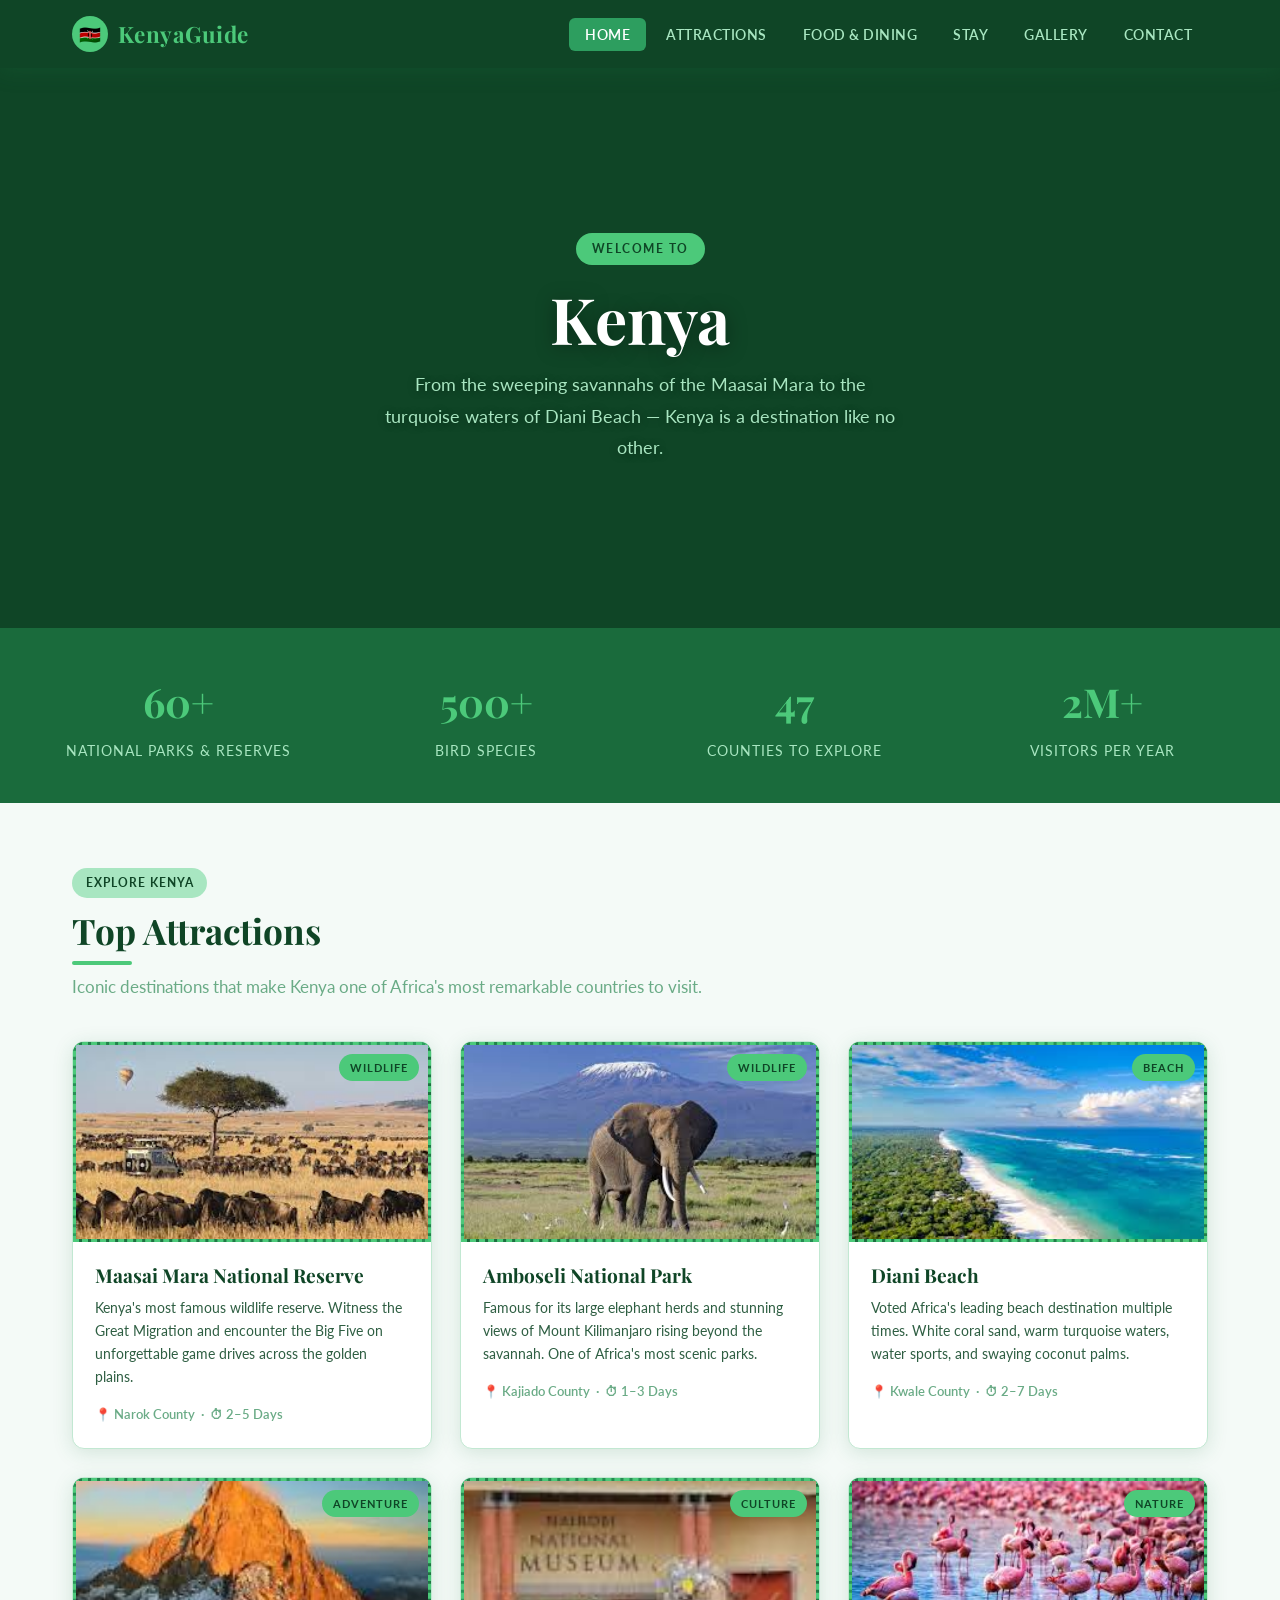
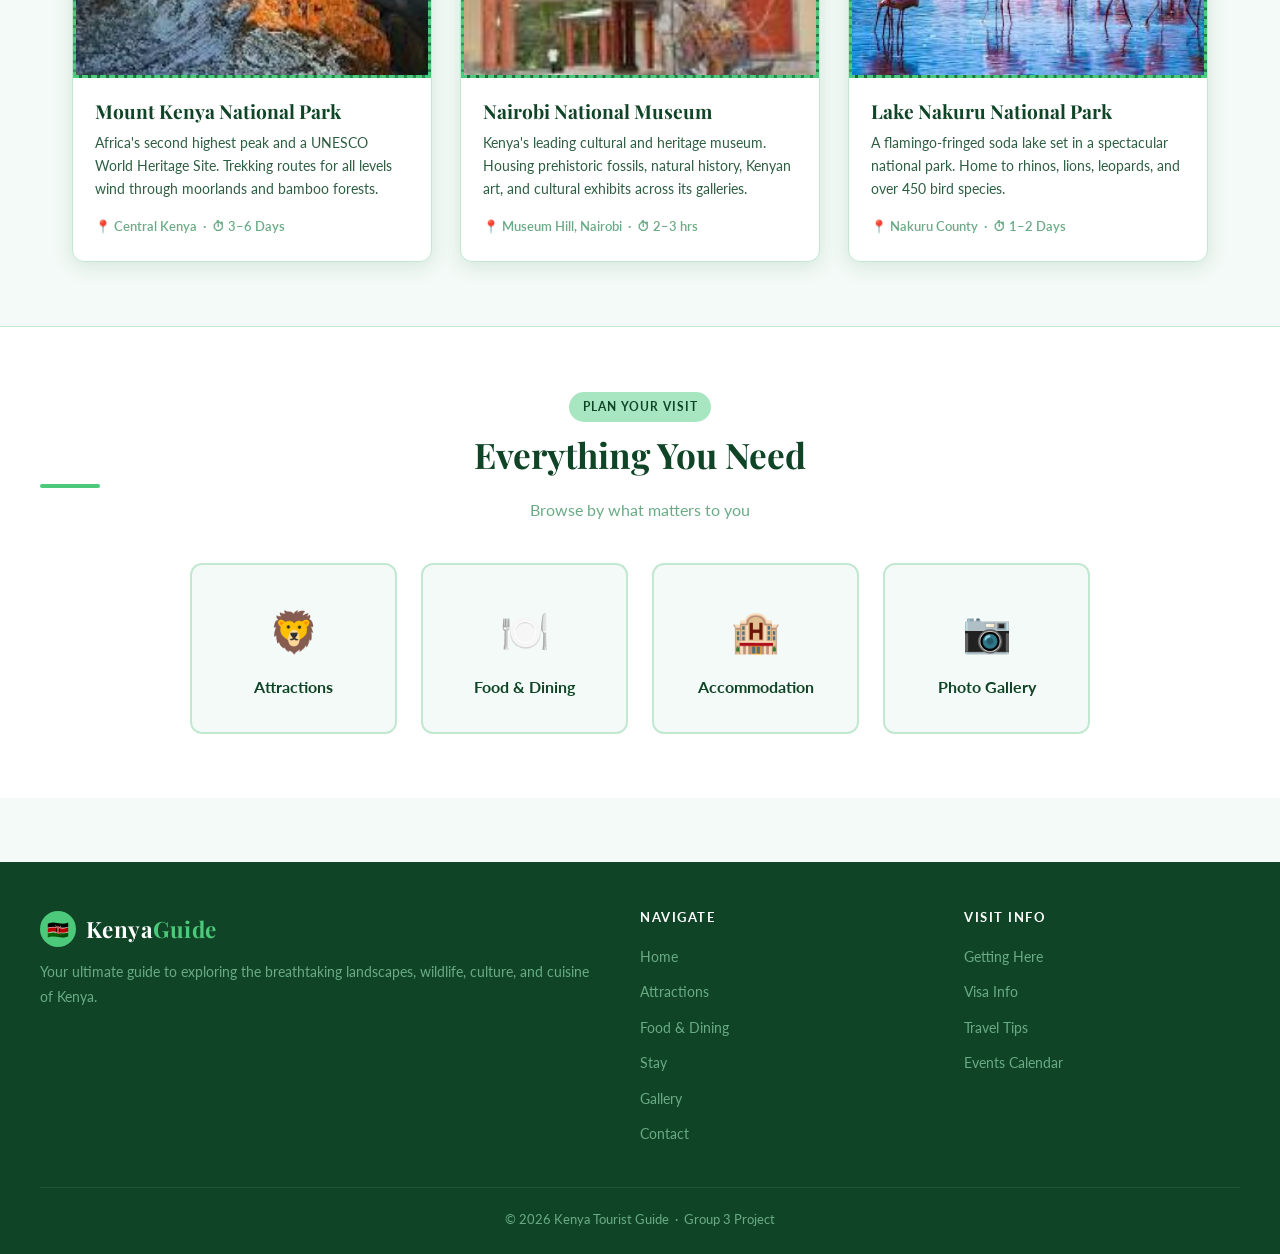
<file: Tourist Gude/index.html>
<!DOCTYPE html>
<html lang="en">
<head>
  <meta charset="UTF-8"/>
  <meta name="viewport" content="width=device-width, initial-scale=1.0"/>
  <title>Kenya Tourist Guide — Discover Kenya</title>
  <style>
/* ===========================
   CSS VARIABLES - Green & White Theme
   =========================== */
:root {
  --primary: #1a6b3c;
  --primary-dark: #0f4526;
  --primary-light: #2d9e5f;
  --accent: #4cc97a;
  --accent-soft: #a8e6c1;
  --white: #ffffff;
  --off-white: #f4faf7;
  --text-dark: #0d2b1a;
  --text-mid: #2e5e42;
  --text-light: #6aab86;
  --border: #c2e8d2;
  --shadow: rgba(26, 107, 60, 0.15);
  --shadow-strong: rgba(26, 107, 60, 0.3);
  --font-display: 'Playfair Display', Georgia, serif;
  --font-body: 'Lato', 'Trebuchet MS', sans-serif;
  --radius: 12px;
  --transition: 0.3s ease;
}

/* ===========================
   RESET & BASE
   =========================== */
*, *::before, *::after {
  box-sizing: border-box;
  margin: 0;
  padding: 0;
}

html { scroll-behavior: smooth; }

body {
  font-family: var(--font-body);
  background-color: var(--off-white);
  color: var(--text-dark);
  line-height: 1.7;
}

a {
  text-decoration: none;
  color: inherit;
}

img {
  width: 100%;
  height: 100%;
  object-fit: cover;
  display: block;
}

h1, h2, h3, h4 {
  font-family: var(--font-display);
  line-height: 1.2;
}

/* ===========================
   NAVIGATION — FLEXBOX
   =========================== */
nav {
  background: var(--primary-dark);
  position: sticky;
  top: 0;
  z-index: 100;
  box-shadow: 0 2px 20px var(--shadow-strong);
}

.nav-inner {
  display: flex;
  align-items: center;
  justify-content: space-between;
  max-width: 1200px;
  margin: 0 auto;
  padding: 0 2rem;
  height: 68px;
}

.nav-logo {
  display: flex;
  align-items: center;
  gap: 0.6rem;
  font-family: var(--font-display);
  font-size: 1.4rem;
  font-weight: 700;
  color: var(--white);
  letter-spacing: 0.5px;
}

.nav-logo span {
  color: var(--accent);
}

.nav-logo .logo-icon {
  width: 36px;
  height: 36px;
  background: var(--accent);
  border-radius: 50%;
  display: flex;
  align-items: center;
  justify-content: center;
  font-size: 1.1rem;
}

.nav-links {
  display: flex;
  align-items: center;
  gap: 0.25rem;
  list-style: none;
}

.nav-links a {
  color: var(--accent-soft);
  font-size: 0.9rem;
  font-weight: 600;
  letter-spacing: 0.5px;
  text-transform: uppercase;
  padding: 0.5rem 1rem;
  border-radius: 6px;
  transition: background var(--transition), color var(--transition);
}

.nav-links a:hover,
.nav-links a.active {
  background: var(--primary-light);
  color: var(--white);
}

/* ===========================
   HEADER / HERO
   =========================== */
.page-hero {
  position: relative;
  height: 420px;
  display: flex;
  align-items: center;
  justify-content: center;
  text-align: center;
  overflow: hidden;
  background: var(--primary-dark);
}

.page-hero .hero-bg {
  position: absolute;
  inset: 0;
  background-size: cover;
  background-position: center;
  opacity: 0.45;
  transition: transform 0.6s ease;
}

.page-hero:hover .hero-bg { transform: scale(1.03); }

.hero-content {
  position: relative;
  z-index: 2;
  color: var(--white);
  padding: 2rem;
}

.hero-content h1 {
  font-size: clamp(2.5rem, 6vw, 4rem);
  font-weight: 700;
  text-shadow: 0 2px 20px rgba(0,0,0,0.4);
  margin-bottom: 0.75rem;
}

.hero-content p {
  font-size: 1.15rem;
  color: var(--accent-soft);
  max-width: 520px;
  text-shadow: 0 1px 8px rgba(0,0,0,0.4);
}

.hero-badge {
  display: inline-block;
  background: var(--accent);
  color: var(--primary-dark);
  font-size: 0.75rem;
  font-weight: 700;
  text-transform: uppercase;
  letter-spacing: 1.5px;
  padding: 0.35rem 1rem;
  border-radius: 20px;
  margin-bottom: 1rem;
}

/* ===========================
   HOMEPAGE — ATTRACTION CARDS (CSS GRID)
   =========================== */
.section {
  max-width: 1200px;
  margin: 0 auto;
  padding: 4rem 2rem;
}

.section-title {
  font-size: 2.2rem;
  color: var(--primary-dark);
  margin-bottom: 0.5rem;
}

.section-subtitle {
  color: var(--text-light);
  font-size: 1.05rem;
  margin-bottom: 2.5rem;
}

.section-title::after {
  content: '';
  display: block;
  width: 60px;
  height: 4px;
  background: var(--accent);
  margin-top: 0.5rem;
  border-radius: 2px;
}

/* CSS Grid for attraction cards */
.attractions-grid {
  display: grid;
  grid-template-columns: repeat(auto-fill, minmax(280px, 1fr));
  gap: 1.75rem;
}

.card {
  background: var(--white);
  border-radius: var(--radius);
  overflow: hidden;
  box-shadow: 0 4px 20px var(--shadow);
  transition: transform var(--transition), box-shadow var(--transition);
  border: 1px solid var(--border);
}

.card:hover {
  transform: translateY(-6px);
  box-shadow: 0 12px 36px var(--shadow-strong);
}

.card-img {
  height: 200px;
  background: var(--primary-light);
  position: relative;
  overflow: hidden;
}

.card-img-placeholder {
  width: 100%;
  height: 100%;
  display: flex;
  align-items: center;
  justify-content: center;
  font-size: 3.5rem;
  background: linear-gradient(135deg, var(--primary), var(--primary-light));
}

.card-tag {
  position: absolute;
  top: 0.75rem;
  right: 0.75rem;
  background: var(--accent);
  color: var(--primary-dark);
  font-size: 0.7rem;
  font-weight: 700;
  text-transform: uppercase;
  letter-spacing: 1px;
  padding: 0.25rem 0.7rem;
  border-radius: 20px;
}

.card-body {
  padding: 1.4rem;
}

.card-body h3 {
  font-size: 1.2rem;
  color: var(--primary-dark);
  margin-bottom: 0.5rem;
}

.card-body p {
  font-size: 0.9rem;
  color: var(--text-mid);
  line-height: 1.6;
}

.card-meta {
  display: flex;
  align-items: center;
  gap: 0.5rem;
  margin-top: 1rem;
  font-size: 0.8rem;
  color: var(--text-light);
  font-weight: 600;
}

/* ===========================
   TWO-COLUMN GRID (inner pages)
   =========================== */
.two-col-grid {
  display: grid;
  grid-template-columns: 1fr 1fr;
  gap: 3rem;
  align-items: start;
  margin-bottom: 4rem;
}

.two-col-grid.reverse {
  direction: rtl;
}

.two-col-grid.reverse > * {
  direction: ltr;
}

.col-image {
  border-radius: var(--radius);
  overflow: hidden;
  box-shadow: 0 8px 32px var(--shadow-strong);
  aspect-ratio: 4/3;
  background: var(--primary-light);
}

.col-image-placeholder {
  width: 100%;
  height: 100%;
  min-height: 280px;
  display: flex;
  align-items: center;
  justify-content: center;
  font-size: 5rem;
  background: linear-gradient(135deg, var(--primary-light), var(--accent));
}

.col-text {
  padding: 1rem 0;
}

.col-text h2 {
  font-size: 1.8rem;
  color: var(--primary-dark);
  margin-bottom: 1rem;
}

.col-text p {
  color: var(--text-mid);
  margin-bottom: 1rem;
}

.info-list {
  list-style: none;
  margin-top: 1.25rem;
}

.info-list li {
  display: flex;
  align-items: flex-start;
  gap: 0.75rem;
  padding: 0.6rem 0;
  border-bottom: 1px solid var(--border);
  font-size: 0.92rem;
  color: var(--text-mid);
}

.info-list li:last-child { border-bottom: none; }

.info-icon {
  color: var(--accent);
  font-size: 1.1rem;
  flex-shrink: 0;
  margin-top: 0.1rem;
}

/* ===========================
   PHOTO GALLERY (CSS GRID)
   =========================== */
.gallery-grid {
  display: grid;
  grid-template-columns: repeat(4, 1fr);
  grid-auto-rows: 200px;
  gap: 0.75rem;
}

.gallery-item {
  border-radius: 8px;
  overflow: hidden;
  background: var(--primary-light);
  cursor: pointer;
  transition: transform var(--transition), box-shadow var(--transition);
}

.gallery-item:hover {
  transform: scale(1.02);
  box-shadow: 0 8px 24px var(--shadow-strong);
  z-index: 2;
  position: relative;
}

.gallery-item-placeholder {
  width: 100%;
  height: 100%;
  display: flex;
  flex-direction: column;
  align-items: center;
  justify-content: center;
  gap: 0.5rem;
  font-size: 2.5rem;
  color: var(--white);
}

.gallery-item-placeholder span {
  font-size: 0.75rem;
  font-weight: 700;
  text-transform: uppercase;
  letter-spacing: 1px;
  opacity: 0.85;
}

/* Varying grid spans for visual interest */
.gallery-item:nth-child(1) {
  grid-column: span 2;
  grid-row: span 2;
  background: linear-gradient(135deg, var(--primary-dark), var(--primary));
}
.gallery-item:nth-child(2) { background: linear-gradient(135deg, var(--primary-light), var(--accent)); }
.gallery-item:nth-child(3) { background: linear-gradient(135deg, #2a7d50, var(--primary-light)); }
.gallery-item:nth-child(4) { background: linear-gradient(135deg, var(--primary), #3aaf6a); }
.gallery-item:nth-child(5) { background: linear-gradient(135deg, var(--accent), #2d9e5f); }
.gallery-item:nth-child(6) {
  grid-column: span 2;
  background: linear-gradient(135deg, var(--primary-dark), var(--primary-light));
}
.gallery-item:nth-child(7) { background: linear-gradient(135deg, var(--primary-light), var(--primary)); }
.gallery-item:nth-child(8) { background: linear-gradient(135deg, #1d7a45, var(--accent)); }
.gallery-item:nth-child(9) { background: linear-gradient(135deg, var(--primary), #44c273); }
.gallery-item:nth-child(10) {
  grid-column: span 2;
  background: linear-gradient(135deg, var(--accent), var(--primary-dark));
}
.gallery-item:nth-child(11) { background: linear-gradient(135deg, var(--primary-dark), #2d9e5f); }
.gallery-item:nth-child(12) { background: linear-gradient(135deg, var(--primary-light), var(--primary-dark)); }
.gallery-item:nth-child(13) { background: linear-gradient(135deg, #2a7d50, var(--accent)); }
.gallery-item:nth-child(14) { background: linear-gradient(135deg, var(--primary), var(--accent)); }
.gallery-item:nth-child(15) { background: linear-gradient(135deg, var(--accent), var(--primary)); }
.gallery-item:nth-child(16) { background: linear-gradient(135deg, var(--primary-dark), #3aaf6a); }
.gallery-item:nth-child(17) { background: linear-gradient(135deg, #1d7a45, var(--primary-light)); }
.gallery-item:nth-child(18) { background: linear-gradient(135deg, var(--primary-light), var(--primary-dark)); }
.gallery-item:nth-child(19) { background: linear-gradient(135deg, var(--accent), #2a7d50); }
.gallery-item:nth-child(20) { background: linear-gradient(135deg, var(--primary), var(--primary-light)); }

/* ===========================
   CONTACT FORM
   =========================== */
.contact-wrapper {
  display: grid;
  grid-template-columns: 1fr 1.5fr;
  gap: 4rem;
  align-items: start;
}

.contact-info h2 {
  font-size: 2rem;
  color: var(--primary-dark);
  margin-bottom: 1rem;
}

.contact-info p {
  color: var(--text-mid);
  margin-bottom: 2rem;
}

.contact-detail {
  display: flex;
  align-items: flex-start;
  gap: 1rem;
  margin-bottom: 1.25rem;
}

.contact-detail-icon {
  width: 44px;
  height: 44px;
  background: var(--accent-soft);
  border-radius: 10px;
  display: flex;
  align-items: center;
  justify-content: center;
  font-size: 1.2rem;
  flex-shrink: 0;
  color: var(--primary-dark);
}

.contact-detail-text strong {
  display: block;
  color: var(--primary-dark);
  font-size: 0.85rem;
  text-transform: uppercase;
  letter-spacing: 0.5px;
  margin-bottom: 0.2rem;
}

.contact-detail-text span {
  color: var(--text-mid);
  font-size: 0.95rem;
}

/* Form */
.contact-form-box {
  background: var(--white);
  padding: 2.5rem;
  border-radius: var(--radius);
  box-shadow: 0 8px 32px var(--shadow);
  border: 1px solid var(--border);
}

.contact-form-box h3 {
  font-size: 1.5rem;
  color: var(--primary-dark);
  margin-bottom: 1.75rem;
}

.form-group {
  margin-bottom: 1.25rem;
}

.form-group label {
  display: block;
  font-size: 0.85rem;
  font-weight: 700;
  color: var(--primary);
  text-transform: uppercase;
  letter-spacing: 0.5px;
  margin-bottom: 0.5rem;
}

.form-group input,
.form-group select,
.form-group textarea {
  width: 100%;
  padding: 0.85rem 1.1rem;
  border: 2px solid var(--border);
  border-radius: 8px;
  font-family: var(--font-body);
  font-size: 0.95rem;
  color: var(--text-dark);
  background: var(--off-white);
  transition: border-color var(--transition), box-shadow var(--transition);
  outline: none;
}

.form-group input:focus,
.form-group select:focus,
.form-group textarea:focus {
  border-color: var(--primary-light);
  box-shadow: 0 0 0 3px rgba(45, 158, 95, 0.15);
  background: var(--white);
}

.form-group textarea {
  resize: vertical;
  min-height: 130px;
}

.form-row {
  display: grid;
  grid-template-columns: 1fr 1fr;
  gap: 1rem;
}

.btn-submit {
  width: 100%;
  padding: 1rem;
  background: var(--primary);
  color: var(--white);
  border: none;
  border-radius: 8px;
  font-family: var(--font-body);
  font-size: 1rem;
  font-weight: 700;
  letter-spacing: 0.5px;
  cursor: pointer;
  transition: background var(--transition), transform var(--transition);
  margin-top: 0.5rem;
}

.btn-submit:hover {
  background: var(--primary-dark);
  transform: translateY(-2px);
}

/* ===========================
   HOMEPAGE BANNER STATS
   =========================== */
.stats-bar {
  background: var(--primary);
  color: var(--white);
  padding: 2.5rem 2rem;
}

.stats-inner {
  max-width: 1200px;
  margin: 0 auto;
  display: grid;
  grid-template-columns: repeat(4, 1fr);
  gap: 2rem;
  text-align: center;
}

.stat-number {
  font-family: var(--font-display);
  font-size: 2.5rem;
  font-weight: 700;
  color: var(--accent);
  display: block;
}

.stat-label {
  font-size: 0.85rem;
  color: var(--accent-soft);
  text-transform: uppercase;
  letter-spacing: 1px;
  margin-top: 0.25rem;
}

/* ===========================
   FOOTER
   =========================== */
footer {
  background: var(--primary-dark);
  color: var(--accent-soft);
  padding: 3rem 2rem 1.5rem;
  margin-top: 4rem;
}

.footer-inner {
  max-width: 1200px;
  margin: 0 auto;
  display: grid;
  grid-template-columns: 2fr 1fr 1fr;
  gap: 3rem;
  margin-bottom: 2rem;
}

.footer-brand p {
  font-size: 0.9rem;
  color: var(--text-light);
  margin-top: 0.75rem;
  line-height: 1.7;
}

.footer-col h4 {
  font-family: var(--font-body);
  font-size: 0.8rem;
  font-weight: 700;
  text-transform: uppercase;
  letter-spacing: 1.5px;
  color: var(--white);
  margin-bottom: 1rem;
}

.footer-col ul {
  list-style: none;
}

.footer-col ul li {
  margin-bottom: 0.5rem;
}

.footer-col ul li a {
  color: var(--text-light);
  font-size: 0.9rem;
  transition: color var(--transition);
}

.footer-col ul li a:hover { color: var(--accent); }

.footer-bottom {
  max-width: 1200px;
  margin: 0 auto;
  border-top: 1px solid rgba(255,255,255,0.08);
  padding-top: 1.25rem;
  text-align: center;
  font-size: 0.82rem;
  color: var(--text-light);
}

/* ===========================
   UTILITY
   =========================== */
.bg-green-light {
  background: var(--accent-soft);
}

.page-wrap {
  max-width: 1200px;
  margin: 0 auto;
  padding: 4rem 2rem;
}

.chip {
  display: inline-block;
  background: var(--accent-soft);
  color: var(--primary-dark);
  font-size: 0.75rem;
  font-weight: 700;
  text-transform: uppercase;
  letter-spacing: 1px;
  padding: 0.3rem 0.85rem;
  border-radius: 20px;
  margin-bottom: 0.75rem;
}

@media (max-width: 768px) {
  .two-col-grid,
  .contact-wrapper,
  .footer-inner { grid-template-columns: 1fr; }

  .gallery-grid { grid-template-columns: repeat(2, 1fr); }

  .gallery-item:nth-child(1),
  .gallery-item:nth-child(6),
  .gallery-item:nth-child(10) {
    grid-column: span 1;
    grid-row: span 1;
  }

  .stats-inner { grid-template-columns: repeat(2, 1fr); }

  .nav-links { display: none; }
}

/* ===========================
   IMAGE SLOTS
   =========================== */
.img-slot {
  width: 100%;
  height: 100%;
  min-height: inherit;
  display: flex;
  flex-direction: column;
  align-items: center;
  justify-content: center;
  gap: 0.6rem;
  background: linear-gradient(135deg, #1a6b3c, #2d9e5f);
  border: 3px dashed #4cc97a;
  cursor: pointer;
  position: relative;
  overflow: hidden;
}
.img-slot img {
  position: absolute;
  inset: 0;
  width: 100%;
  height: 100%;
  object-fit: cover;
  display: block;
}
.img-slot .slot-label {
  display: flex;
  flex-direction: column;
  align-items: center;
  gap: 0.4rem;
  z-index: 1;
  pointer-events: none;
}
.img-slot .slot-icon { font-size: 2rem; }
.img-slot .slot-text {
  font-size: 0.7rem;
  font-weight: 700;
  text-transform: uppercase;
  letter-spacing: 1.5px;
  color: #a8e6c1;
  background: rgba(15,69,38,0.7);
  padding: 0.25rem 0.75rem;
  border-radius: 20px;
}
.img-slot .slot-name {
  font-size: 0.65rem;
  color: #4cc97a;
  font-weight: 600;
  letter-spacing: 0.5px;
}
.gallery-img-slot {
  width: 100%;
  height: 100%;
  display: flex;
  flex-direction: column;
  align-items: center;
  justify-content: center;
  gap: 0.4rem;
  border: 2px dashed rgba(76,201,122,0.6);
  position: relative;
  overflow: hidden;
  color: #a8e6c1;
}
.gallery-img-slot img {
  position: absolute;
  inset: 0;
  width: 100%;
  height: 100%;
  object-fit: cover;
}
.gallery-img-slot .slot-label {
  z-index: 1;
  display: flex;
  flex-direction: column;
  align-items: center;
  gap: 0.3rem;
  pointer-events: none;
}
.gallery-img-slot .slot-icon { font-size: 1.8rem; }
.gallery-img-slot .slot-text {
  font-size: 0.6rem;
  font-weight: 700;
  text-transform: uppercase;
  letter-spacing: 1px;
  color: #a8e6c1;
  background: rgba(15,69,38,0.75);
  padding: 0.2rem 0.6rem;
  border-radius: 12px;
}
.gallery-img-slot .slot-name { font-size: 0.6rem; color: #4cc97a; }

</style>
<link href="https://fonts.googleapis.com/css2?family=Playfair+Display:wght@400;700&family=Lato:wght@400;600;700&display=swap" rel="stylesheet"/>
</head>
<body>

  <nav>
    <div class="nav-inner">
      <div class="nav-logo">
        <div class="logo-icon">🇰🇪</div>
        <span>Kenya<span>Guide</span></span>
      </div>
      <ul class="nav-links">
        <li><a href="index.html"class="active">Home</a></li>
        <li><a href="attractions.html" >Attractions</a></li>
        <li><a href="food.html" >Food & Dining</a></li>
        <li><a href="accommodation.html" >Stay</a></li>
        <li><a href="gallery.html" >Gallery</a></li>
        <li><a href="contact.html" >Contact</a></li>
      </ul>
    </div>
  </nav>

  <header class="page-hero" style="height:560px;">
    <div class="hero-bg" style="background-image:url('https://images.unsplash.com/photo-1516426122078-c23e76319801?w=1600');"></div>
    <div class="hero-content">
      <div class="hero-badge">Welcome to</div>
      <h1>Kenya</h1>
      <p>From the sweeping savannahs of the Maasai Mara to the turquoise waters of Diani Beach — Kenya is a destination like no other.</p>
    </div>
  </header>

  <div class="stats-bar">
    <div class="stats-inner">
      <div><span class="stat-number">60+</span><div class="stat-label">National Parks & Reserves</div></div>
      <div><span class="stat-number">500+</span><div class="stat-label">Bird Species</div></div>
      <div><span class="stat-number">47</span><div class="stat-label">Counties to Explore</div></div>
      <div><span class="stat-number">2M+</span><div class="stat-label">Visitors Per Year</div></div>
    </div>
  </div>

  <section class="section">
    <p class="chip">Explore Kenya</p>
    <h2 class="section-title">Top Attractions</h2>
    <p class="section-subtitle">Iconic destinations that make Kenya one of Africa's most remarkable countries to visit.</p>

    <div class="attractions-grid">

      <div class="card">
        <div class="card-img">
          <div class="img-slot" style="min-height:200px;">
        <!-- ADD YOUR IMAGE: change src="" to src="images/maasai-mara.jpg" -->
        <img src="images/Maasai M.jpg" alt="Maasai Mara" style="display:none;" onload="this.style.display='block';this.nextElementSibling.style.display='none'" onerror="this.style.display='none'"/>
        <div class="slot-label">
          <span class="slot-icon">📷</span>
          <span class="slot-text">Add Image Here</span>
          <span class="slot-name">Maasai Mara</span>
          <span class="slot-name" style="font-size:0.55rem;opacity:0.7;">src="/images/Maasai M.jpg"</span>
        </div>
      </div>
          <span class="card-tag">Wildlife</span>
        </div>
        <div class="card-body">
          <h3>Maasai Mara National Reserve</h3>
          <p>Kenya's most famous wildlife reserve. Witness the Great Migration and encounter the Big Five on unforgettable game drives across the golden plains.</p>
          <div class="card-meta">📍 Narok County &nbsp;·&nbsp; ⏱ 2–5 Days</div>
        </div>
      </div>

      <div class="card">
        <div class="card-img">
          <div class="img-slot" style="min-height:200px;">
        <!-- ADD YOUR IMAGE: change src="" to src="images/amboseli.jpg" -->
        <img src="images/Amboseli.jpg" alt="Amboseli National Park" style="display:none;" onload="this.style.display='block';this.nextElementSibling.style.display='none'" onerror="this.style.display='none'"/>
        <div class="slot-label">
          <span class="slot-icon">📷</span>
          <span class="slot-text">Add Image Here</span>
          <span class="slot-name">Amboseli National Park</span>
          <span class="slot-name" style="font-size:0.55rem;opacity:0.7;">src="images/amboseli.jpg"</span>
        </div>
      </div>
          <span class="card-tag">Wildlife</span>
        </div>
        <div class="card-body">
          <h3>Amboseli National Park</h3>
          <p>Famous for its large elephant herds and stunning views of Mount Kilimanjaro rising beyond the savannah. One of Africa's most scenic parks.</p>
          <div class="card-meta">📍 Kajiado County &nbsp;·&nbsp; ⏱ 1–3 Days</div>
        </div>
      </div>

      <div class="card">
        <div class="card-img">
          <div class="img-slot" style="min-height:200px;">
        <!-- ADD YOUR IMAGE: change src="" to src="images/diani-beach.jpg" -->
        <img src="images/Diani Beach.jpg" alt="Diani Beach" style="display:none;" onload="this.style.display='block';this.nextElementSibling.style.display='none'" onerror="this.style.display='none'"/>
        <div class="slot-label">
          <span class="slot-icon">📷</span>
          <span class="slot-text">Add Image Here</span>
          <span class="slot-name">Diani Beach</span>
          <span class="slot-name" style="font-size:0.55rem;opacity:0.7;">src="images/diani-beach.jpg"</span>
        </div>
      </div>
          <span class="card-tag">Beach</span>
        </div>
        <div class="card-body">
          <h3>Diani Beach</h3>
          <p>Voted Africa's leading beach destination multiple times. White coral sand, warm turquoise waters, water sports, and swaying coconut palms.</p>
          <div class="card-meta">📍 Kwale County &nbsp;·&nbsp; ⏱ 2–7 Days</div>
        </div>
      </div>

      <div class="card">
        <div class="card-img">
          <div class="img-slot" style="min-height:200px;">
        <!-- ADD YOUR IMAGE: change src="" to src="images/mount-kenya.jpg" -->
        <img src="images/Mnt Kenya.jpg" alt="Mount Kenya" style="display:none;" onload="this.style.display='block';this.nextElementSibling.style.display='none'" onerror="this.style.display='none'"/>
        <div class="slot-label">
          <span class="slot-icon">📷</span>
          <span class="slot-text">Add Image Here</span>
          <span class="slot-name">Mount Kenya</span>
          <span class="slot-name" style="font-size:0.55rem;opacity:0.7;">src="images/mount-kenya.jpg"</span>
        </div>
      </div>
          <span class="card-tag">Adventure</span>
        </div>
        <div class="card-body">
          <h3>Mount Kenya National Park</h3>
          <p>Africa's second highest peak and a UNESCO World Heritage Site. Trekking routes for all levels wind through moorlands and bamboo forests.</p>
          <div class="card-meta">📍 Central Kenya &nbsp;·&nbsp; ⏱ 3–6 Days</div>
        </div>
      </div>

      <div class="card">
        <div class="card-img">
          <div class="img-slot" style="min-height:200px;">
        <!-- ADD YOUR IMAGE: change src="" to src="images/nairobi-museum.jpg" -->
        <img src="images/Nairobi National Museum.jpg" alt="Nairobi National Museum" style="display:none;" onload="this.style.display='block';this.nextElementSibling.style.display='none'" onerror="this.style.display='none'"/>
        <div class="slot-label">
          <span class="slot-icon">📷</span>
          <span class="slot-text">Add Image Here</span>
          <span class="slot-name">Nairobi National Museum</span>
          <span class="slot-name" style="font-size:0.55rem;opacity:0.7;">src="images/nairobi-museum.jpg"</span>
        </div>
      </div>
          <span class="card-tag">Culture</span>
        </div>
        <div class="card-body">
          <h3>Nairobi National Museum</h3>
          <p>Kenya's leading cultural and heritage museum. Housing prehistoric fossils, natural history, Kenyan art, and cultural exhibits across its galleries.</p>
          <div class="card-meta">📍 Museum Hill, Nairobi &nbsp;·&nbsp; ⏱ 2–3 hrs</div>
        </div>
      </div>

      <div class="card">
        <div class="card-img">
          <div class="img-slot" style="min-height:200px;">
        <!-- ADD YOUR IMAGE: change src="" to src="images/lake-nakuru.jpg" -->
        <img src="images/Lake Nakuru.jpg" alt="Lake Nakuru" style="display:none;" onload="this.style.display='block';this.nextElementSibling.style.display='none'" onerror="this.style.display='none'"/>
        <div class="slot-label">
          <span class="slot-icon">📷</span>
          <span class="slot-text">Add Image Here</span>
          <span class="slot-name">Lake Nakuru</span>
          <span class="slot-name" style="font-size:0.55rem;opacity:0.7;">src="images/lake-nakuru.jpg"</span>
        </div>
      </div>
          <span class="card-tag">Nature</span>
        </div>
        <div class="card-body">
          <h3>Lake Nakuru National Park</h3>
          <p>A flamingo-fringed soda lake set in a spectacular national park. Home to rhinos, lions, leopards, and over 450 bird species.</p>
          <div class="card-meta">📍 Nakuru County &nbsp;·&nbsp; ⏱ 1–2 Days</div>
        </div>
      </div>

    </div>
  </section>

  <div style="background:var(--white);padding:4rem 2rem;border-top:1px solid var(--border);">
    <div style="max-width:1200px;margin:0 auto;text-align:center;">
      <p class="chip">Plan Your Visit</p>
      <h2 class="section-title" style="text-align:center;margin:0 auto 0.5rem;">Everything You Need</h2>
      <p style="color:var(--text-light);margin-bottom:2.5rem;">Browse by what matters to you</p>
      <div style="display:grid;grid-template-columns:repeat(4,1fr);gap:1.5rem;max-width:900px;margin:0 auto;">
        <a href="attractions.html" style="padding:2rem 1rem;background:var(--off-white);border-radius:var(--radius);border:2px solid var(--border);transition:all 0.3s;display:block;text-align:center;">
          <div style="font-size:2.5rem;margin-bottom:0.5rem;">🦁</div>
          <strong style="color:var(--primary-dark);">Attractions</strong>
        </a>
        <a href="food.html" style="padding:2rem 1rem;background:var(--off-white);border-radius:var(--radius);border:2px solid var(--border);transition:all 0.3s;display:block;text-align:center;">
          <div style="font-size:2.5rem;margin-bottom:0.5rem;">🍽️</div>
          <strong style="color:var(--primary-dark);">Food & Dining</strong>
        </a>
        <a href="accommodation.html" style="padding:2rem 1rem;background:var(--off-white);border-radius:var(--radius);border:2px solid var(--border);transition:all 0.3s;display:block;text-align:center;">
          <div style="font-size:2.5rem;margin-bottom:0.5rem;">🏨</div>
          <strong style="color:var(--primary-dark);">Accommodation</strong>
        </a>
        <a href="gallery.html" style="padding:2rem 1rem;background:var(--off-white);border-radius:var(--radius);border:2px solid var(--border);transition:all 0.3s;display:block;text-align:center;">
          <div style="font-size:2.5rem;margin-bottom:0.5rem;">📷</div>
          <strong style="color:var(--primary-dark);">Photo Gallery</strong>
        </a>
      </div>
    </div>
  </div>

  <footer>
    <div class="footer-inner">
      <div class="footer-brand">
        <div class="nav-logo" style="margin-bottom:0.75rem;">
          <div class="logo-icon">🇰🇪</div>
          <span style="color:var(--white);">Kenya<span style="color:var(--accent);">Guide</span></span>
        </div>
        <p>Your ultimate guide to exploring the breathtaking landscapes, wildlife, culture, and cuisine of Kenya.</p>
      </div>
      <div class="footer-col">
        <h4>Navigate</h4>
        <ul>
          <li><a href="index.html">Home</a></li>
          <li><a href="attractions.html">Attractions</a></li>
          <li><a href="food.html">Food & Dining</a></li>
          <li><a href="accommodation.html">Stay</a></li>
          <li><a href="gallery.html">Gallery</a></li>
          <li><a href="contact.html">Contact</a></li>
        </ul>
      </div>
      <div class="footer-col">
        <h4>Visit Info</h4>
        <ul>
          <li><a href="#">Getting Here</a></li>
          <li><a href="#">Visa Info</a></li>
          <li><a href="#">Travel Tips</a></li>
          <li><a href="#">Events Calendar</a></li>
        </ul>
      </div>
    </div>
    <div class="footer-bottom">
      &copy; 2026 Kenya Tourist Guide &nbsp;·&nbsp; Group 3 Project
    </div>
  </footer>
</body>
</html>
</file>
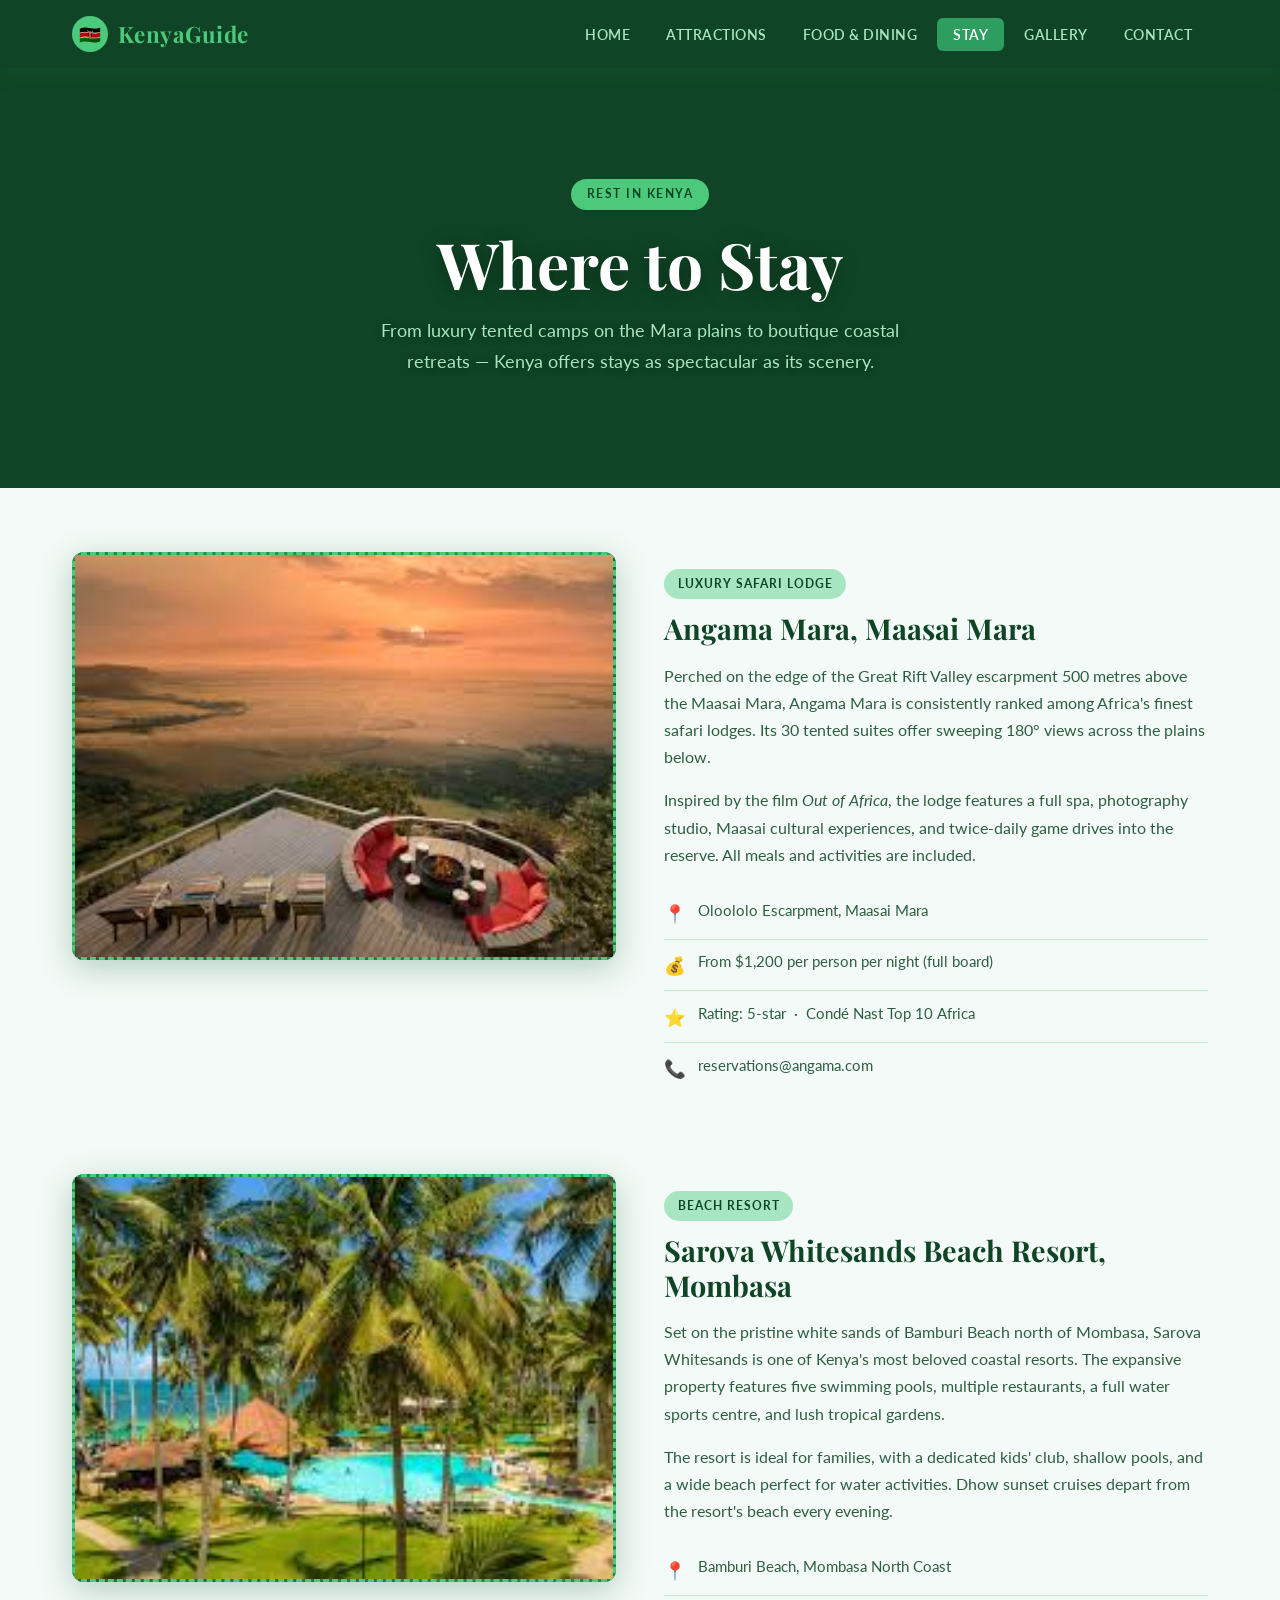
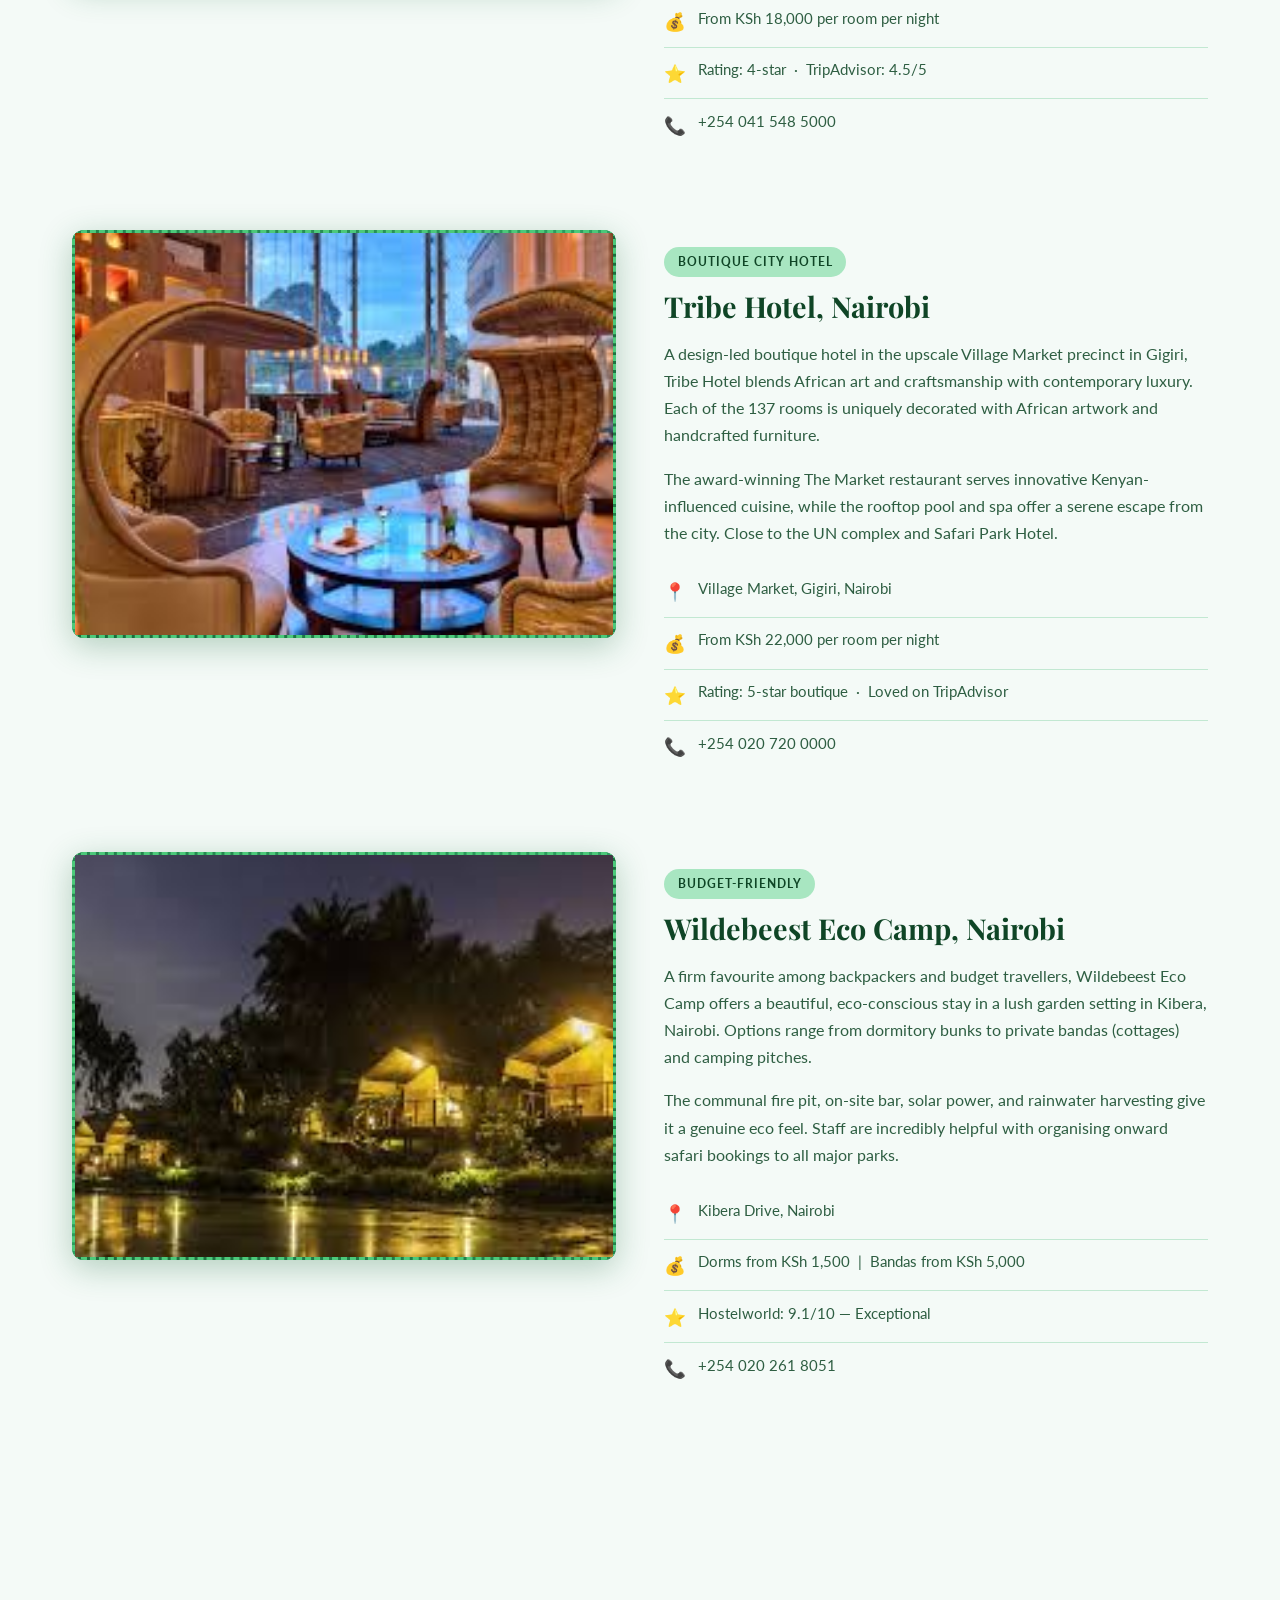
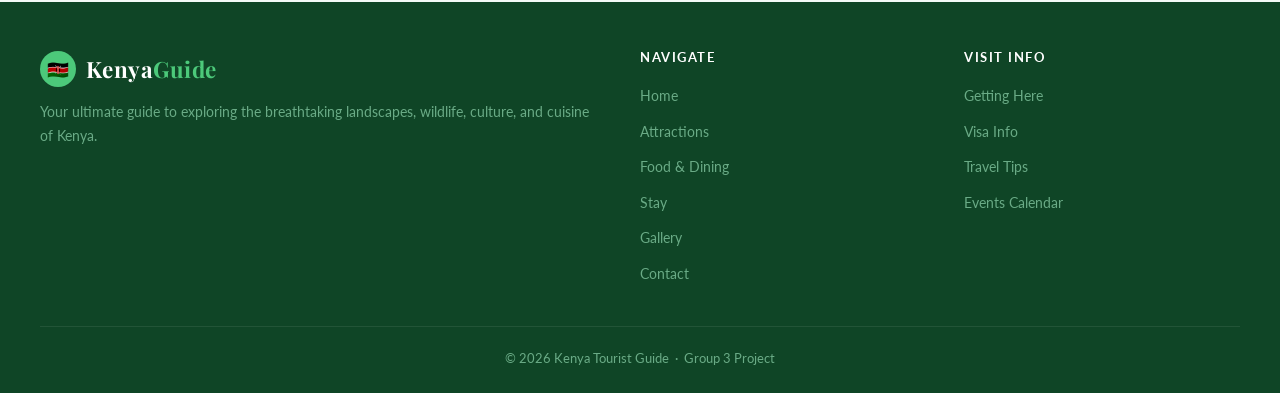
<file: Tourist Gude/accommodation.html>
<!DOCTYPE html>
<html lang="en">
<head>
  <meta charset="UTF-8"/>
  <meta name="viewport" content="width=device-width, initial-scale=1.0"/>
  <title>Accommodation — Kenya Tourist Guide</title>
  <style>
/* ===========================
   CSS VARIABLES - Green & White Theme
   =========================== */
:root {
  --primary: #1a6b3c;
  --primary-dark: #0f4526;
  --primary-light: #2d9e5f;
  --accent: #4cc97a;
  --accent-soft: #a8e6c1;
  --white: #ffffff;
  --off-white: #f4faf7;
  --text-dark: #0d2b1a;
  --text-mid: #2e5e42;
  --text-light: #6aab86;
  --border: #c2e8d2;
  --shadow: rgba(26, 107, 60, 0.15);
  --shadow-strong: rgba(26, 107, 60, 0.3);
  --font-display: 'Playfair Display', Georgia, serif;
  --font-body: 'Lato', 'Trebuchet MS', sans-serif;
  --radius: 12px;
  --transition: 0.3s ease;
}

/* ===========================
   RESET & BASE
   =========================== */
*, *::before, *::after {
  box-sizing: border-box;
  margin: 0;
  padding: 0;
}

html { scroll-behavior: smooth; }

body {
  font-family: var(--font-body);
  background-color: var(--off-white);
  color: var(--text-dark);
  line-height: 1.7;
}

a {
  text-decoration: none;
  color: inherit;
}

img {
  width: 100%;
  height: 100%;
  object-fit: cover;
  display: block;
}

h1, h2, h3, h4 {
  font-family: var(--font-display);
  line-height: 1.2;
}

/* ===========================
   NAVIGATION — FLEXBOX
   =========================== */
nav {
  background: var(--primary-dark);
  position: sticky;
  top: 0;
  z-index: 100;
  box-shadow: 0 2px 20px var(--shadow-strong);
}

.nav-inner {
  display: flex;
  align-items: center;
  justify-content: space-between;
  max-width: 1200px;
  margin: 0 auto;
  padding: 0 2rem;
  height: 68px;
}

.nav-logo {
  display: flex;
  align-items: center;
  gap: 0.6rem;
  font-family: var(--font-display);
  font-size: 1.4rem;
  font-weight: 700;
  color: var(--white);
  letter-spacing: 0.5px;
}

.nav-logo span {
  color: var(--accent);
}

.nav-logo .logo-icon {
  width: 36px;
  height: 36px;
  background: var(--accent);
  border-radius: 50%;
  display: flex;
  align-items: center;
  justify-content: center;
  font-size: 1.1rem;
}

.nav-links {
  display: flex;
  align-items: center;
  gap: 0.25rem;
  list-style: none;
}

.nav-links a {
  color: var(--accent-soft);
  font-size: 0.9rem;
  font-weight: 600;
  letter-spacing: 0.5px;
  text-transform: uppercase;
  padding: 0.5rem 1rem;
  border-radius: 6px;
  transition: background var(--transition), color var(--transition);
}

.nav-links a:hover,
.nav-links a.active {
  background: var(--primary-light);
  color: var(--white);
}

/* ===========================
   HEADER / HERO
   =========================== */
.page-hero {
  position: relative;
  height: 420px;
  display: flex;
  align-items: center;
  justify-content: center;
  text-align: center;
  overflow: hidden;
  background: var(--primary-dark);
}

.page-hero .hero-bg {
  position: absolute;
  inset: 0;
  background-size: cover;
  background-position: center;
  opacity: 0.45;
  transition: transform 0.6s ease;
}

.page-hero:hover .hero-bg { transform: scale(1.03); }

.hero-content {
  position: relative;
  z-index: 2;
  color: var(--white);
  padding: 2rem;
}

.hero-content h1 {
  font-size: clamp(2.5rem, 6vw, 4rem);
  font-weight: 700;
  text-shadow: 0 2px 20px rgba(0,0,0,0.4);
  margin-bottom: 0.75rem;
}

.hero-content p {
  font-size: 1.15rem;
  color: var(--accent-soft);
  max-width: 520px;
  text-shadow: 0 1px 8px rgba(0,0,0,0.4);
}

.hero-badge {
  display: inline-block;
  background: var(--accent);
  color: var(--primary-dark);
  font-size: 0.75rem;
  font-weight: 700;
  text-transform: uppercase;
  letter-spacing: 1.5px;
  padding: 0.35rem 1rem;
  border-radius: 20px;
  margin-bottom: 1rem;
}

/* ===========================
   HOMEPAGE — ATTRACTION CARDS (CSS GRID)
   =========================== */
.section {
  max-width: 1200px;
  margin: 0 auto;
  padding: 4rem 2rem;
}

.section-title {
  font-size: 2.2rem;
  color: var(--primary-dark);
  margin-bottom: 0.5rem;
}

.section-subtitle {
  color: var(--text-light);
  font-size: 1.05rem;
  margin-bottom: 2.5rem;
}

.section-title::after {
  content: '';
  display: block;
  width: 60px;
  height: 4px;
  background: var(--accent);
  margin-top: 0.5rem;
  border-radius: 2px;
}

/* CSS Grid for attraction cards */
.attractions-grid {
  display: grid;
  grid-template-columns: repeat(auto-fill, minmax(280px, 1fr));
  gap: 1.75rem;
}

.card {
  background: var(--white);
  border-radius: var(--radius);
  overflow: hidden;
  box-shadow: 0 4px 20px var(--shadow);
  transition: transform var(--transition), box-shadow var(--transition);
  border: 1px solid var(--border);
}

.card:hover {
  transform: translateY(-6px);
  box-shadow: 0 12px 36px var(--shadow-strong);
}

.card-img {
  height: 200px;
  background: var(--primary-light);
  position: relative;
  overflow: hidden;
}

.card-img-placeholder {
  width: 100%;
  height: 100%;
  display: flex;
  align-items: center;
  justify-content: center;
  font-size: 3.5rem;
  background: linear-gradient(135deg, var(--primary), var(--primary-light));
}

.card-tag {
  position: absolute;
  top: 0.75rem;
  right: 0.75rem;
  background: var(--accent);
  color: var(--primary-dark);
  font-size: 0.7rem;
  font-weight: 700;
  text-transform: uppercase;
  letter-spacing: 1px;
  padding: 0.25rem 0.7rem;
  border-radius: 20px;
}

.card-body {
  padding: 1.4rem;
}

.card-body h3 {
  font-size: 1.2rem;
  color: var(--primary-dark);
  margin-bottom: 0.5rem;
}

.card-body p {
  font-size: 0.9rem;
  color: var(--text-mid);
  line-height: 1.6;
}

.card-meta {
  display: flex;
  align-items: center;
  gap: 0.5rem;
  margin-top: 1rem;
  font-size: 0.8rem;
  color: var(--text-light);
  font-weight: 600;
}

/* ===========================
   TWO-COLUMN GRID (inner pages)
   =========================== */
.two-col-grid {
  display: grid;
  grid-template-columns: 1fr 1fr;
  gap: 3rem;
  align-items: start;
  margin-bottom: 4rem;
}

.two-col-grid.reverse {
  direction: rtl;
}

.two-col-grid.reverse > * {
  direction: ltr;
}

.col-image {
  border-radius: var(--radius);
  overflow: hidden;
  box-shadow: 0 8px 32px var(--shadow-strong);
  aspect-ratio: 4/3;
  background: var(--primary-light);
}

.col-image-placeholder {
  width: 100%;
  height: 100%;
  min-height: 280px;
  display: flex;
  align-items: center;
  justify-content: center;
  font-size: 5rem;
  background: linear-gradient(135deg, var(--primary-light), var(--accent));
}

.col-text {
  padding: 1rem 0;
}

.col-text h2 {
  font-size: 1.8rem;
  color: var(--primary-dark);
  margin-bottom: 1rem;
}

.col-text p {
  color: var(--text-mid);
  margin-bottom: 1rem;
}

.info-list {
  list-style: none;
  margin-top: 1.25rem;
}

.info-list li {
  display: flex;
  align-items: flex-start;
  gap: 0.75rem;
  padding: 0.6rem 0;
  border-bottom: 1px solid var(--border);
  font-size: 0.92rem;
  color: var(--text-mid);
}

.info-list li:last-child { border-bottom: none; }

.info-icon {
  color: var(--accent);
  font-size: 1.1rem;
  flex-shrink: 0;
  margin-top: 0.1rem;
}

/* ===========================
   PHOTO GALLERY (CSS GRID)
   =========================== */
.gallery-grid {
  display: grid;
  grid-template-columns: repeat(4, 1fr);
  grid-auto-rows: 200px;
  gap: 0.75rem;
}

.gallery-item {
  border-radius: 8px;
  overflow: hidden;
  background: var(--primary-light);
  cursor: pointer;
  transition: transform var(--transition), box-shadow var(--transition);
}

.gallery-item:hover {
  transform: scale(1.02);
  box-shadow: 0 8px 24px var(--shadow-strong);
  z-index: 2;
  position: relative;
}

.gallery-item-placeholder {
  width: 100%;
  height: 100%;
  display: flex;
  flex-direction: column;
  align-items: center;
  justify-content: center;
  gap: 0.5rem;
  font-size: 2.5rem;
  color: var(--white);
}

.gallery-item-placeholder span {
  font-size: 0.75rem;
  font-weight: 700;
  text-transform: uppercase;
  letter-spacing: 1px;
  opacity: 0.85;
}

/* Varying grid spans for visual interest */
.gallery-item:nth-child(1) {
  grid-column: span 2;
  grid-row: span 2;
  background: linear-gradient(135deg, var(--primary-dark), var(--primary));
}
.gallery-item:nth-child(2) { background: linear-gradient(135deg, var(--primary-light), var(--accent)); }
.gallery-item:nth-child(3) { background: linear-gradient(135deg, #2a7d50, var(--primary-light)); }
.gallery-item:nth-child(4) { background: linear-gradient(135deg, var(--primary), #3aaf6a); }
.gallery-item:nth-child(5) { background: linear-gradient(135deg, var(--accent), #2d9e5f); }
.gallery-item:nth-child(6) {
  grid-column: span 2;
  background: linear-gradient(135deg, var(--primary-dark), var(--primary-light));
}
.gallery-item:nth-child(7) { background: linear-gradient(135deg, var(--primary-light), var(--primary)); }
.gallery-item:nth-child(8) { background: linear-gradient(135deg, #1d7a45, var(--accent)); }
.gallery-item:nth-child(9) { background: linear-gradient(135deg, var(--primary), #44c273); }
.gallery-item:nth-child(10) {
  grid-column: span 2;
  background: linear-gradient(135deg, var(--accent), var(--primary-dark));
}
.gallery-item:nth-child(11) { background: linear-gradient(135deg, var(--primary-dark), #2d9e5f); }
.gallery-item:nth-child(12) { background: linear-gradient(135deg, var(--primary-light), var(--primary-dark)); }
.gallery-item:nth-child(13) { background: linear-gradient(135deg, #2a7d50, var(--accent)); }
.gallery-item:nth-child(14) { background: linear-gradient(135deg, var(--primary), var(--accent)); }
.gallery-item:nth-child(15) { background: linear-gradient(135deg, var(--accent), var(--primary)); }
.gallery-item:nth-child(16) { background: linear-gradient(135deg, var(--primary-dark), #3aaf6a); }
.gallery-item:nth-child(17) { background: linear-gradient(135deg, #1d7a45, var(--primary-light)); }
.gallery-item:nth-child(18) { background: linear-gradient(135deg, var(--primary-light), var(--primary-dark)); }
.gallery-item:nth-child(19) { background: linear-gradient(135deg, var(--accent), #2a7d50); }
.gallery-item:nth-child(20) { background: linear-gradient(135deg, var(--primary), var(--primary-light)); }

/* ===========================
   CONTACT FORM
   =========================== */
.contact-wrapper {
  display: grid;
  grid-template-columns: 1fr 1.5fr;
  gap: 4rem;
  align-items: start;
}

.contact-info h2 {
  font-size: 2rem;
  color: var(--primary-dark);
  margin-bottom: 1rem;
}

.contact-info p {
  color: var(--text-mid);
  margin-bottom: 2rem;
}

.contact-detail {
  display: flex;
  align-items: flex-start;
  gap: 1rem;
  margin-bottom: 1.25rem;
}

.contact-detail-icon {
  width: 44px;
  height: 44px;
  background: var(--accent-soft);
  border-radius: 10px;
  display: flex;
  align-items: center;
  justify-content: center;
  font-size: 1.2rem;
  flex-shrink: 0;
  color: var(--primary-dark);
}

.contact-detail-text strong {
  display: block;
  color: var(--primary-dark);
  font-size: 0.85rem;
  text-transform: uppercase;
  letter-spacing: 0.5px;
  margin-bottom: 0.2rem;
}

.contact-detail-text span {
  color: var(--text-mid);
  font-size: 0.95rem;
}

/* Form */
.contact-form-box {
  background: var(--white);
  padding: 2.5rem;
  border-radius: var(--radius);
  box-shadow: 0 8px 32px var(--shadow);
  border: 1px solid var(--border);
}

.contact-form-box h3 {
  font-size: 1.5rem;
  color: var(--primary-dark);
  margin-bottom: 1.75rem;
}

.form-group {
  margin-bottom: 1.25rem;
}

.form-group label {
  display: block;
  font-size: 0.85rem;
  font-weight: 700;
  color: var(--primary);
  text-transform: uppercase;
  letter-spacing: 0.5px;
  margin-bottom: 0.5rem;
}

.form-group input,
.form-group select,
.form-group textarea {
  width: 100%;
  padding: 0.85rem 1.1rem;
  border: 2px solid var(--border);
  border-radius: 8px;
  font-family: var(--font-body);
  font-size: 0.95rem;
  color: var(--text-dark);
  background: var(--off-white);
  transition: border-color var(--transition), box-shadow var(--transition);
  outline: none;
}

.form-group input:focus,
.form-group select:focus,
.form-group textarea:focus {
  border-color: var(--primary-light);
  box-shadow: 0 0 0 3px rgba(45, 158, 95, 0.15);
  background: var(--white);
}

.form-group textarea {
  resize: vertical;
  min-height: 130px;
}

.form-row {
  display: grid;
  grid-template-columns: 1fr 1fr;
  gap: 1rem;
}

.btn-submit {
  width: 100%;
  padding: 1rem;
  background: var(--primary);
  color: var(--white);
  border: none;
  border-radius: 8px;
  font-family: var(--font-body);
  font-size: 1rem;
  font-weight: 700;
  letter-spacing: 0.5px;
  cursor: pointer;
  transition: background var(--transition), transform var(--transition);
  margin-top: 0.5rem;
}

.btn-submit:hover {
  background: var(--primary-dark);
  transform: translateY(-2px);
}

/* ===========================
   HOMEPAGE BANNER STATS
   =========================== */
.stats-bar {
  background: var(--primary);
  color: var(--white);
  padding: 2.5rem 2rem;
}

.stats-inner {
  max-width: 1200px;
  margin: 0 auto;
  display: grid;
  grid-template-columns: repeat(4, 1fr);
  gap: 2rem;
  text-align: center;
}

.stat-number {
  font-family: var(--font-display);
  font-size: 2.5rem;
  font-weight: 700;
  color: var(--accent);
  display: block;
}

.stat-label {
  font-size: 0.85rem;
  color: var(--accent-soft);
  text-transform: uppercase;
  letter-spacing: 1px;
  margin-top: 0.25rem;
}

/* ===========================
   FOOTER
   =========================== */
footer {
  background: var(--primary-dark);
  color: var(--accent-soft);
  padding: 3rem 2rem 1.5rem;
  margin-top: 4rem;
}

.footer-inner {
  max-width: 1200px;
  margin: 0 auto;
  display: grid;
  grid-template-columns: 2fr 1fr 1fr;
  gap: 3rem;
  margin-bottom: 2rem;
}

.footer-brand p {
  font-size: 0.9rem;
  color: var(--text-light);
  margin-top: 0.75rem;
  line-height: 1.7;
}

.footer-col h4 {
  font-family: var(--font-body);
  font-size: 0.8rem;
  font-weight: 700;
  text-transform: uppercase;
  letter-spacing: 1.5px;
  color: var(--white);
  margin-bottom: 1rem;
}

.footer-col ul {
  list-style: none;
}

.footer-col ul li {
  margin-bottom: 0.5rem;
}

.footer-col ul li a {
  color: var(--text-light);
  font-size: 0.9rem;
  transition: color var(--transition);
}

.footer-col ul li a:hover { color: var(--accent); }

.footer-bottom {
  max-width: 1200px;
  margin: 0 auto;
  border-top: 1px solid rgba(255,255,255,0.08);
  padding-top: 1.25rem;
  text-align: center;
  font-size: 0.82rem;
  color: var(--text-light);
}

/* ===========================
   UTILITY
   =========================== */
.bg-green-light {
  background: var(--accent-soft);
}

.page-wrap {
  max-width: 1200px;
  margin: 0 auto;
  padding: 4rem 2rem;
}

.chip {
  display: inline-block;
  background: var(--accent-soft);
  color: var(--primary-dark);
  font-size: 0.75rem;
  font-weight: 700;
  text-transform: uppercase;
  letter-spacing: 1px;
  padding: 0.3rem 0.85rem;
  border-radius: 20px;
  margin-bottom: 0.75rem;
}

@media (max-width: 768px) {
  .two-col-grid,
  .contact-wrapper,
  .footer-inner { grid-template-columns: 1fr; }

  .gallery-grid { grid-template-columns: repeat(2, 1fr); }

  .gallery-item:nth-child(1),
  .gallery-item:nth-child(6),
  .gallery-item:nth-child(10) {
    grid-column: span 1;
    grid-row: span 1;
  }

  .stats-inner { grid-template-columns: repeat(2, 1fr); }

  .nav-links { display: none; }
}

/* ===========================
   IMAGE SLOTS
   =========================== */
.img-slot {
  width: 100%;
  height: 100%;
  min-height: inherit;
  display: flex;
  flex-direction: column;
  align-items: center;
  justify-content: center;
  gap: 0.6rem;
  background: linear-gradient(135deg, #1a6b3c, #2d9e5f);
  border: 3px dashed #4cc97a;
  cursor: pointer;
  position: relative;
  overflow: hidden;
}
.img-slot img {
  position: absolute;
  inset: 0;
  width: 100%;
  height: 100%;
  object-fit: cover;
  display: block;
}
.img-slot .slot-label {
  display: flex;
  flex-direction: column;
  align-items: center;
  gap: 0.4rem;
  z-index: 1;
  pointer-events: none;
}
.img-slot .slot-icon { font-size: 2rem; }
.img-slot .slot-text {
  font-size: 0.7rem;
  font-weight: 700;
  text-transform: uppercase;
  letter-spacing: 1.5px;
  color: #a8e6c1;
  background: rgba(15,69,38,0.7);
  padding: 0.25rem 0.75rem;
  border-radius: 20px;
}
.img-slot .slot-name {
  font-size: 0.65rem;
  color: #4cc97a;
  font-weight: 600;
  letter-spacing: 0.5px;
}
.gallery-img-slot {
  width: 100%;
  height: 100%;
  display: flex;
  flex-direction: column;
  align-items: center;
  justify-content: center;
  gap: 0.4rem;
  border: 2px dashed rgba(76,201,122,0.6);
  position: relative;
  overflow: hidden;
  color: #a8e6c1;
}
.gallery-img-slot img {
  position: absolute;
  inset: 0;
  width: 100%;
  height: 100%;
  object-fit: cover;
}
.gallery-img-slot .slot-label {
  z-index: 1;
  display: flex;
  flex-direction: column;
  align-items: center;
  gap: 0.3rem;
  pointer-events: none;
}
.gallery-img-slot .slot-icon { font-size: 1.8rem; }
.gallery-img-slot .slot-text {
  font-size: 0.6rem;
  font-weight: 700;
  text-transform: uppercase;
  letter-spacing: 1px;
  color: #a8e6c1;
  background: rgba(15,69,38,0.75);
  padding: 0.2rem 0.6rem;
  border-radius: 12px;
}
.gallery-img-slot .slot-name { font-size: 0.6rem; color: #4cc97a; }

</style>
<link href="https://fonts.googleapis.com/css2?family=Playfair+Display:wght@400;700&family=Lato:wght@400;600;700&display=swap" rel="stylesheet"/>
</head>
<body>

  <nav>
    <div class="nav-inner">
      <div class="nav-logo">
        <div class="logo-icon">🇰🇪</div>
        <span>Kenya<span>Guide</span></span>
      </div>
      <ul class="nav-links">
        <li><a href="index.html">Home</a></li>
        <li><a href="attractions.html" >Attractions</a></li>
        <li><a href="food.html" >Food & Dining</a></li>
        <li><a href="accommodation.html" class="active">Stay</a></li>
        <li><a href="gallery.html" >Gallery</a></li>
        <li><a href="contact.html" >Contact</a></li>
      </ul>
    </div>
  </nav>

  <header class="page-hero">
    <div class="hero-bg" style="background-image:url('https://images.unsplash.com/photo-1566073771259-6a8506099945?w=1600');"></div>
    <div class="hero-content">
      <div class="hero-badge">Rest in Kenya</div>
      <h1>Where to Stay</h1>
      <p>From luxury tented camps on the Mara plains to boutique coastal retreats — Kenya offers stays as spectacular as its scenery.</p>
    </div>
  </header>

  <div class="page-wrap">

    <div class="two-col-grid">
      <div class="col-image">
        <div class="img-slot" style="min-height:280px;">
        <!-- ADD YOUR IMAGE: change src="" to src="images/angama-mara.jpg" -->
        <img src="images/Angama.jpg" alt="Angama Mara, Maasai Mara" style="display:none;" onload="this.style.display='block';this.nextElementSibling.style.display='none'" onerror="this.style.display='none'"/>
        <div class="slot-label">
          <span class="slot-icon">📷</span>
          <span class="slot-text">Add Image Here</span>
          <span class="slot-name">Angama Mara, Maasai Mara</span>
          <span class="slot-name" style="font-size:0.55rem;opacity:0.7;">src="images/angama-mara.jpg"</span>
        </div>
      </div>
      </div>
      <div class="col-text">
        <div class="chip">Luxury Safari Lodge</div>
        <h2>Angama Mara, Maasai Mara</h2>
        <p>Perched on the edge of the Great Rift Valley escarpment 500 metres above the Maasai Mara, Angama Mara is consistently ranked among Africa's finest safari lodges. Its 30 tented suites offer sweeping 180° views across the plains below.</p>
        <p>Inspired by the film <em>Out of Africa</em>, the lodge features a full spa, photography studio, Maasai cultural experiences, and twice-daily game drives into the reserve. All meals and activities are included.</p>
        <ul class="info-list">
          <li><span class="info-icon">📍</span> Oloololo Escarpment, Maasai Mara</li>
          <li><span class="info-icon">💰</span> From $1,200 per person per night (full board)</li>
          <li><span class="info-icon">⭐</span> Rating: 5-star &nbsp;·&nbsp; Condé Nast Top 10 Africa</li>
          <li><span class="info-icon">📞</span> reservations@angama.com</li>
        </ul>
      </div>
    </div>

    <div class="two-col-grid">
      <div class="col-image">
        <div class="img-slot" style="min-height:280px;">
        <!-- ADD YOUR IMAGE: change src="" to src="images/sarova-whitesands.jpg" -->
        <img src="images/Sarova.jpg" alt="Sarova Whitesands, Mombasa" style="display:none;" onload="this.style.display='block';this.nextElementSibling.style.display='none'" onerror="this.style.display='none'"/>
        <div class="slot-label">
          <span class="slot-icon">📷</span>
          <span class="slot-text">Add Image Here</span>
          <span class="slot-name">Sarova Whitesands, Mombasa</span>
          <span class="slot-name" style="font-size:0.55rem;opacity:0.7;">src="images/sarova-whitesands.jpg"</span>
        </div>
      </div>
      </div>
      <div class="col-text">
        <div class="chip">Beach Resort</div>
        <h2>Sarova Whitesands Beach Resort, Mombasa</h2>
        <p>Set on the pristine white sands of Bamburi Beach north of Mombasa, Sarova Whitesands is one of Kenya's most beloved coastal resorts. The expansive property features five swimming pools, multiple restaurants, a full water sports centre, and lush tropical gardens.</p>
        <p>The resort is ideal for families, with a dedicated kids' club, shallow pools, and a wide beach perfect for water activities. Dhow sunset cruises depart from the resort's beach every evening.</p>
        <ul class="info-list">
          <li><span class="info-icon">📍</span> Bamburi Beach, Mombasa North Coast</li>
          <li><span class="info-icon">💰</span> From KSh 18,000 per room per night</li>
          <li><span class="info-icon">⭐</span> Rating: 4-star &nbsp;·&nbsp; TripAdvisor: 4.5/5</li>
          <li><span class="info-icon">📞</span> +254 041 548 5000</li>
        </ul>
      </div>
    </div>

    <div class="two-col-grid">
      <div class="col-image">
        <div class="img-slot" style="min-height:280px;">
        <!-- ADD YOUR IMAGE: change src="" to src="images/tribe-hotel.jpg" -->
        <img src="images/Tribe.jpg" alt="Tribe Hotel, Nairobi" style="display:none;" onload="this.style.display='block';this.nextElementSibling.style.display='none'" onerror="this.style.display='none'"/>
        <div class="slot-label">
          <span class="slot-icon">📷</span>
          <span class="slot-text">Add Image Here</span>
          <span class="slot-name">Tribe Hotel, Nairobi</span>
          <span class="slot-name" style="font-size:0.55rem;opacity:0.7;">src="images/tribe-hotel.jpg"</span>
        </div>
      </div>
      </div>
      <div class="col-text">
        <div class="chip">Boutique City Hotel</div>
        <h2>Tribe Hotel, Nairobi</h2>
        <p>A design-led boutique hotel in the upscale Village Market precinct in Gigiri, Tribe Hotel blends African art and craftsmanship with contemporary luxury. Each of the 137 rooms is uniquely decorated with African artwork and handcrafted furniture.</p>
        <p>The award-winning The Market restaurant serves innovative Kenyan-influenced cuisine, while the rooftop pool and spa offer a serene escape from the city. Close to the UN complex and Safari Park Hotel.</p>
        <ul class="info-list">
          <li><span class="info-icon">📍</span> Village Market, Gigiri, Nairobi</li>
          <li><span class="info-icon">💰</span> From KSh 22,000 per room per night</li>
          <li><span class="info-icon">⭐</span> Rating: 5-star boutique &nbsp;·&nbsp; Loved on TripAdvisor</li>
          <li><span class="info-icon">📞</span> +254 020 720 0000</li>
        </ul>
      </div>
    </div>

    <div class="two-col-grid">
      <div class="col-image">
        <div class="img-slot" style="min-height:280px;">
        <!-- ADD YOUR IMAGE: change src="" to src="images/wildebeest-camp.jpg" -->
        <img src="images/Wildebeest.jpg" alt="Wildebeest Eco Camp, Nairobi" style="display:none;" onload="this.style.display='block';this.nextElementSibling.style.display='none'" onerror="this.style.display='none'"/>
        <div class="slot-label">
          <span class="slot-icon">📷</span>
          <span class="slot-text">Add Image Here</span>
          <span class="slot-name">Wildebeest Eco Camp, Nairobi</span>
          <span class="slot-name" style="font-size:0.55rem;opacity:0.7;">src="images/wildebeest-camp.jpg"</span>
        </div>
      </div>
      </div>
      <div class="col-text">
        <div class="chip">Budget-Friendly</div>
        <h2>Wildebeest Eco Camp, Nairobi</h2>
        <p>A firm favourite among backpackers and budget travellers, Wildebeest Eco Camp offers a beautiful, eco-conscious stay in a lush garden setting in Kibera, Nairobi. Options range from dormitory bunks to private bandas (cottages) and camping pitches.</p>
        <p>The communal fire pit, on-site bar, solar power, and rainwater harvesting give it a genuine eco feel. Staff are incredibly helpful with organising onward safari bookings to all major parks.</p>
        <ul class="info-list">
          <li><span class="info-icon">📍</span> Kibera Drive, Nairobi</li>
          <li><span class="info-icon">💰</span> Dorms from KSh 1,500 &nbsp;|&nbsp; Bandas from KSh 5,000</li>
          <li><span class="info-icon">⭐</span> Hostelworld: 9.1/10 — Exceptional</li>
          <li><span class="info-icon">📞</span> +254 020 261 8051</li>
        </ul>
      </div>
    </div>

  </div>

  <footer>
    <div class="footer-inner">
      <div class="footer-brand">
        <div class="nav-logo" style="margin-bottom:0.75rem;">
          <div class="logo-icon">🇰🇪</div>
          <span style="color:var(--white);">Kenya<span style="color:var(--accent);">Guide</span></span>
        </div>
        <p>Your ultimate guide to exploring the breathtaking landscapes, wildlife, culture, and cuisine of Kenya.</p>
      </div>
      <div class="footer-col">
        <h4>Navigate</h4>
        <ul>
          <li><a href="index.html">Home</a></li>
          <li><a href="attractions.html">Attractions</a></li>
          <li><a href="food.html">Food & Dining</a></li>
          <li><a href="accommodation.html">Stay</a></li>
          <li><a href="gallery.html">Gallery</a></li>
          <li><a href="contact.html">Contact</a></li>
        </ul>
      </div>
      <div class="footer-col">
        <h4>Visit Info</h4>
        <ul>
          <li><a href="#">Getting Here</a></li>
          <li><a href="#">Visa Info</a></li>
          <li><a href="#">Travel Tips</a></li>
          <li><a href="#">Events Calendar</a></li>
        </ul>
      </div>
    </div>
    <div class="footer-bottom">
      &copy; 2026 Kenya Tourist Guide &nbsp;·&nbsp; Group 3 Project
    </div>
  </footer>
</body>
</html>
</file>
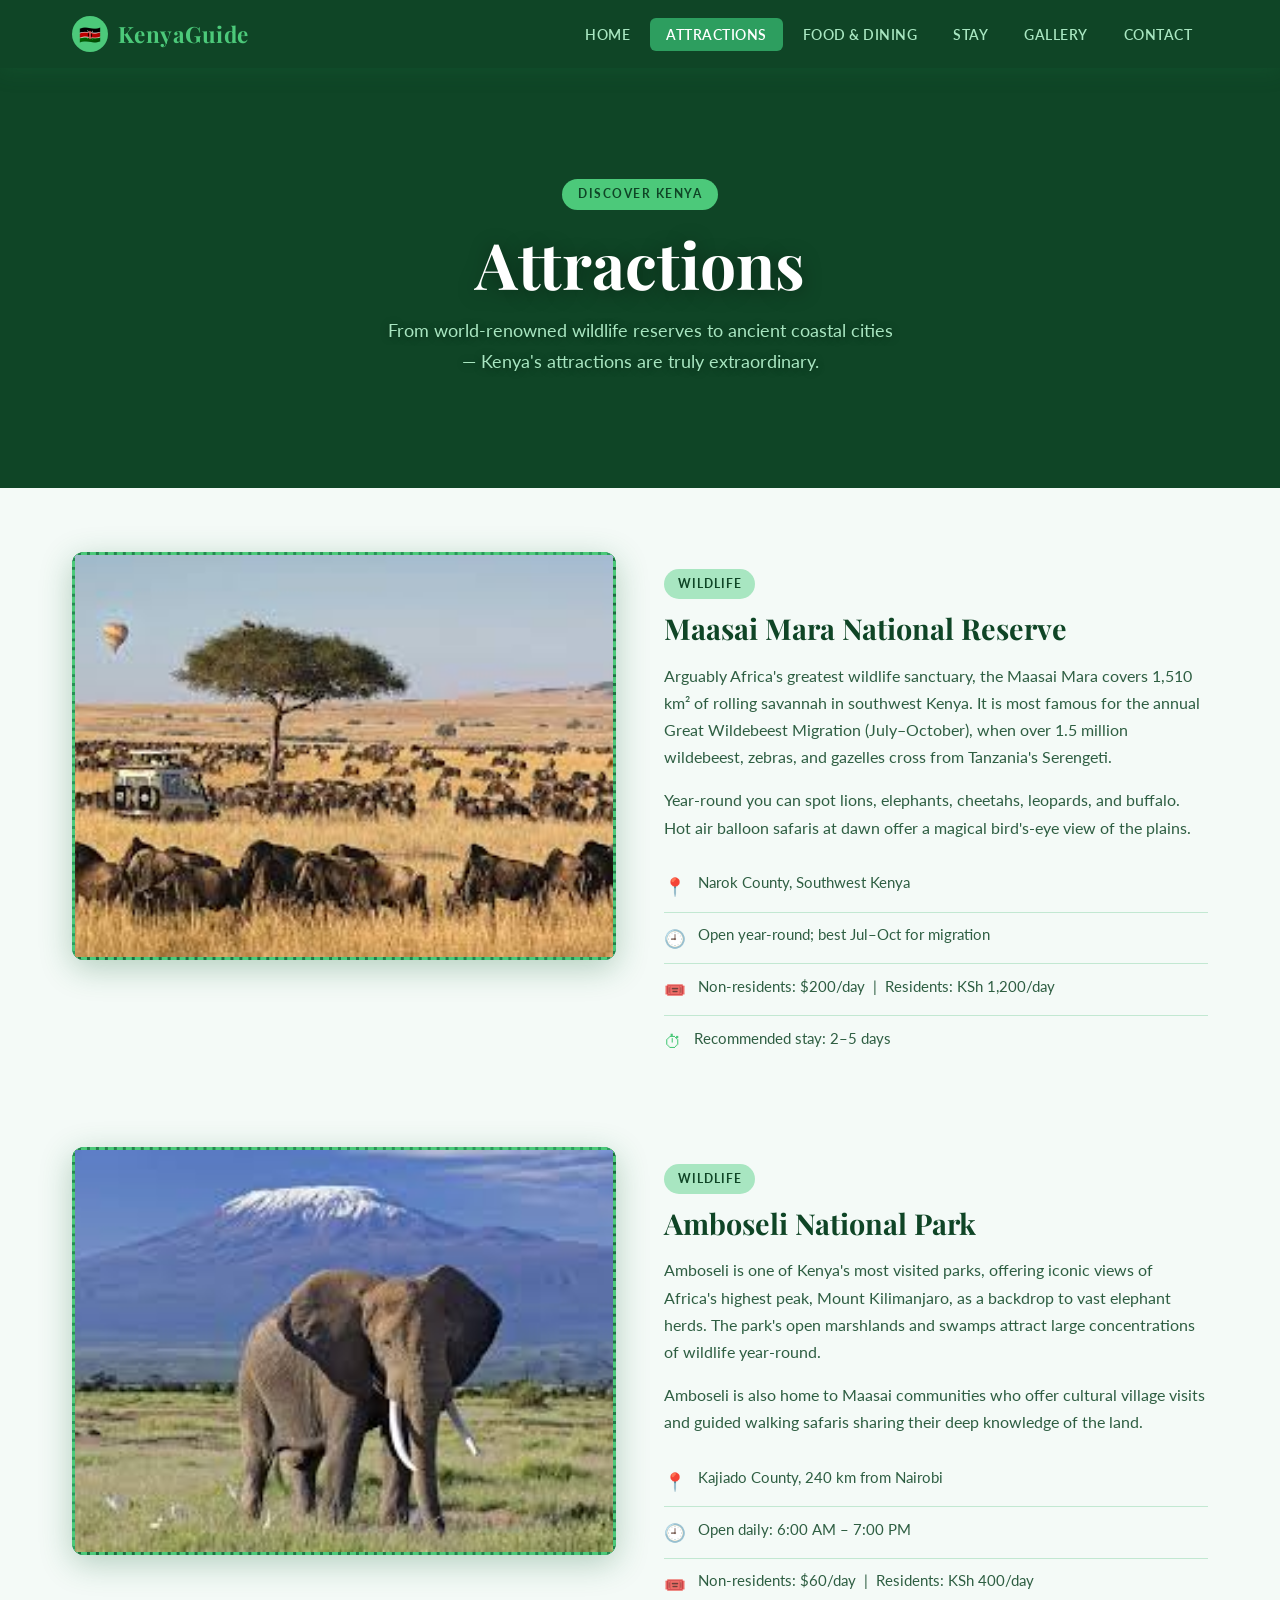
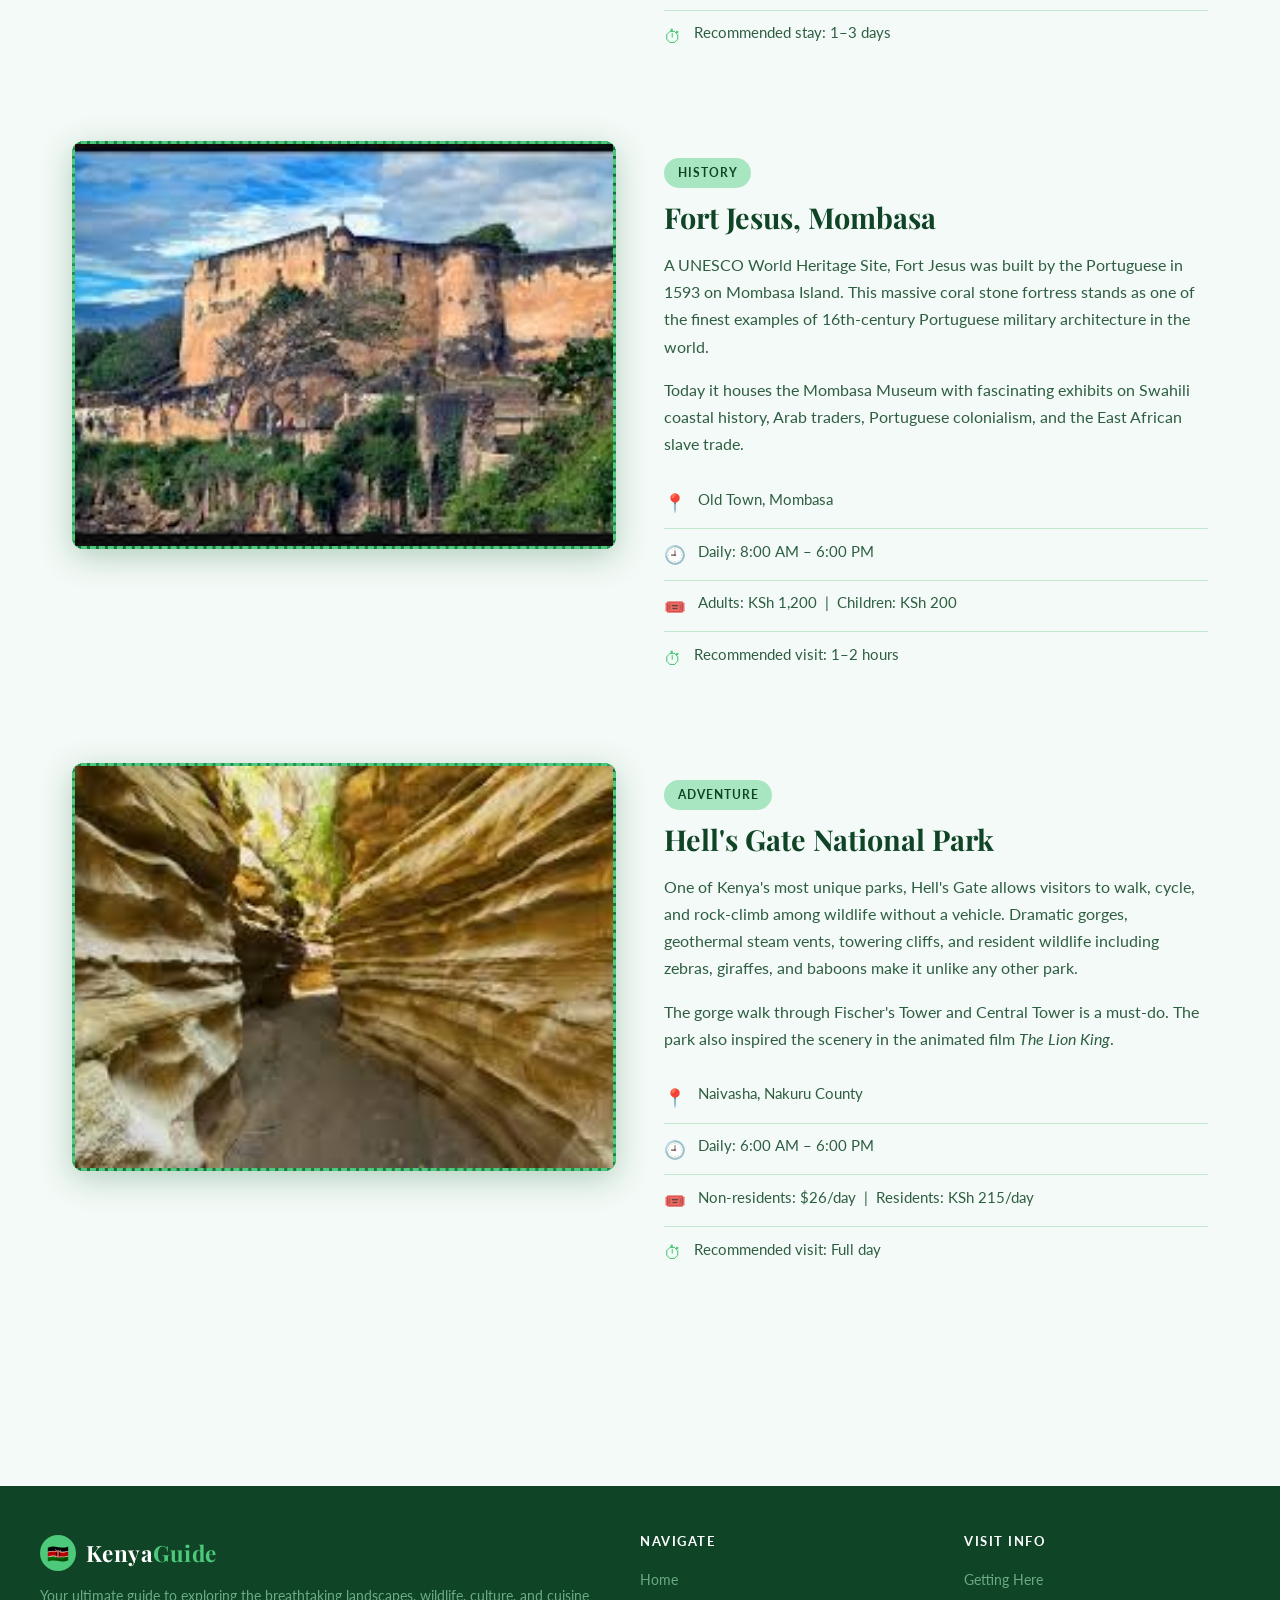
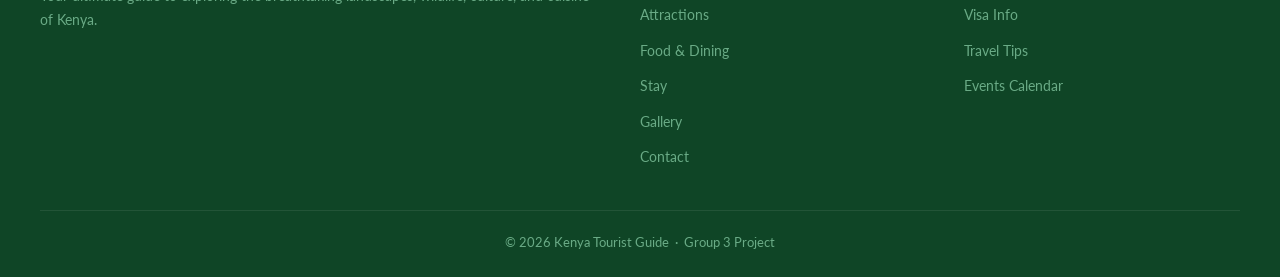
<file: Tourist Gude/attractions.html>
<!DOCTYPE html>
<html lang="en">
<head>
  <meta charset="UTF-8"/>
  <meta name="viewport" content="width=device-width, initial-scale=1.0"/>
  <title>Attractions — Kenya Tourist Guide</title>
  <style>
/* ===========================
   CSS VARIABLES - Green & White Theme
   =========================== */
:root {
  --primary: #1a6b3c;
  --primary-dark: #0f4526;
  --primary-light: #2d9e5f;
  --accent: #4cc97a;
  --accent-soft: #a8e6c1;
  --white: #ffffff;
  --off-white: #f4faf7;
  --text-dark: #0d2b1a;
  --text-mid: #2e5e42;
  --text-light: #6aab86;
  --border: #c2e8d2;
  --shadow: rgba(26, 107, 60, 0.15);
  --shadow-strong: rgba(26, 107, 60, 0.3);
  --font-display: 'Playfair Display', Georgia, serif;
  --font-body: 'Lato', 'Trebuchet MS', sans-serif;
  --radius: 12px;
  --transition: 0.3s ease;
}

/* ===========================
   RESET & BASE
   =========================== */
*, *::before, *::after {
  box-sizing: border-box;
  margin: 0;
  padding: 0;
}

html { scroll-behavior: smooth; }

body {
  font-family: var(--font-body);
  background-color: var(--off-white);
  color: var(--text-dark);
  line-height: 1.7;
}

a {
  text-decoration: none;
  color: inherit;
}

img {
  width: 100%;
  height: 100%;
  object-fit: cover;
  display: block;
}

h1, h2, h3, h4 {
  font-family: var(--font-display);
  line-height: 1.2;
}

/* ===========================
   NAVIGATION — FLEXBOX
   =========================== */
nav {
  background: var(--primary-dark);
  position: sticky;
  top: 0;
  z-index: 100;
  box-shadow: 0 2px 20px var(--shadow-strong);
}

.nav-inner {
  display: flex;
  align-items: center;
  justify-content: space-between;
  max-width: 1200px;
  margin: 0 auto;
  padding: 0 2rem;
  height: 68px;
}

.nav-logo {
  display: flex;
  align-items: center;
  gap: 0.6rem;
  font-family: var(--font-display);
  font-size: 1.4rem;
  font-weight: 700;
  color: var(--white);
  letter-spacing: 0.5px;
}

.nav-logo span {
  color: var(--accent);
}

.nav-logo .logo-icon {
  width: 36px;
  height: 36px;
  background: var(--accent);
  border-radius: 50%;
  display: flex;
  align-items: center;
  justify-content: center;
  font-size: 1.1rem;
}

.nav-links {
  display: flex;
  align-items: center;
  gap: 0.25rem;
  list-style: none;
}

.nav-links a {
  color: var(--accent-soft);
  font-size: 0.9rem;
  font-weight: 600;
  letter-spacing: 0.5px;
  text-transform: uppercase;
  padding: 0.5rem 1rem;
  border-radius: 6px;
  transition: background var(--transition), color var(--transition);
}

.nav-links a:hover,
.nav-links a.active {
  background: var(--primary-light);
  color: var(--white);
}

/* ===========================
   HEADER / HERO
   =========================== */
.page-hero {
  position: relative;
  height: 420px;
  display: flex;
  align-items: center;
  justify-content: center;
  text-align: center;
  overflow: hidden;
  background: var(--primary-dark);
}

.page-hero .hero-bg {
  position: absolute;
  inset: 0;
  background-size: cover;
  background-position: center;
  opacity: 0.45;
  transition: transform 0.6s ease;
}

.page-hero:hover .hero-bg { transform: scale(1.03); }

.hero-content {
  position: relative;
  z-index: 2;
  color: var(--white);
  padding: 2rem;
}

.hero-content h1 {
  font-size: clamp(2.5rem, 6vw, 4rem);
  font-weight: 700;
  text-shadow: 0 2px 20px rgba(0,0,0,0.4);
  margin-bottom: 0.75rem;
}

.hero-content p {
  font-size: 1.15rem;
  color: var(--accent-soft);
  max-width: 520px;
  text-shadow: 0 1px 8px rgba(0,0,0,0.4);
}

.hero-badge {
  display: inline-block;
  background: var(--accent);
  color: var(--primary-dark);
  font-size: 0.75rem;
  font-weight: 700;
  text-transform: uppercase;
  letter-spacing: 1.5px;
  padding: 0.35rem 1rem;
  border-radius: 20px;
  margin-bottom: 1rem;
}

/* ===========================
   HOMEPAGE — ATTRACTION CARDS (CSS GRID)
   =========================== */
.section {
  max-width: 1200px;
  margin: 0 auto;
  padding: 4rem 2rem;
}

.section-title {
  font-size: 2.2rem;
  color: var(--primary-dark);
  margin-bottom: 0.5rem;
}

.section-subtitle {
  color: var(--text-light);
  font-size: 1.05rem;
  margin-bottom: 2.5rem;
}

.section-title::after {
  content: '';
  display: block;
  width: 60px;
  height: 4px;
  background: var(--accent);
  margin-top: 0.5rem;
  border-radius: 2px;
}

/* CSS Grid for attraction cards */
.attractions-grid {
  display: grid;
  grid-template-columns: repeat(auto-fill, minmax(280px, 1fr));
  gap: 1.75rem;
}

.card {
  background: var(--white);
  border-radius: var(--radius);
  overflow: hidden;
  box-shadow: 0 4px 20px var(--shadow);
  transition: transform var(--transition), box-shadow var(--transition);
  border: 1px solid var(--border);
}

.card:hover {
  transform: translateY(-6px);
  box-shadow: 0 12px 36px var(--shadow-strong);
}

.card-img {
  height: 200px;
  background: var(--primary-light);
  position: relative;
  overflow: hidden;
}

.card-img-placeholder {
  width: 100%;
  height: 100%;
  display: flex;
  align-items: center;
  justify-content: center;
  font-size: 3.5rem;
  background: linear-gradient(135deg, var(--primary), var(--primary-light));
}

.card-tag {
  position: absolute;
  top: 0.75rem;
  right: 0.75rem;
  background: var(--accent);
  color: var(--primary-dark);
  font-size: 0.7rem;
  font-weight: 700;
  text-transform: uppercase;
  letter-spacing: 1px;
  padding: 0.25rem 0.7rem;
  border-radius: 20px;
}

.card-body {
  padding: 1.4rem;
}

.card-body h3 {
  font-size: 1.2rem;
  color: var(--primary-dark);
  margin-bottom: 0.5rem;
}

.card-body p {
  font-size: 0.9rem;
  color: var(--text-mid);
  line-height: 1.6;
}

.card-meta {
  display: flex;
  align-items: center;
  gap: 0.5rem;
  margin-top: 1rem;
  font-size: 0.8rem;
  color: var(--text-light);
  font-weight: 600;
}

/* ===========================
   TWO-COLUMN GRID (inner pages)
   =========================== */
.two-col-grid {
  display: grid;
  grid-template-columns: 1fr 1fr;
  gap: 3rem;
  align-items: start;
  margin-bottom: 4rem;
}

.two-col-grid.reverse {
  direction: rtl;
}

.two-col-grid.reverse > * {
  direction: ltr;
}

.col-image {
  border-radius: var(--radius);
  overflow: hidden;
  box-shadow: 0 8px 32px var(--shadow-strong);
  aspect-ratio: 4/3;
  background: var(--primary-light);
}

.col-image-placeholder {
  width: 100%;
  height: 100%;
  min-height: 280px;
  display: flex;
  align-items: center;
  justify-content: center;
  font-size: 5rem;
  background: linear-gradient(135deg, var(--primary-light), var(--accent));
}

.col-text {
  padding: 1rem 0;
}

.col-text h2 {
  font-size: 1.8rem;
  color: var(--primary-dark);
  margin-bottom: 1rem;
}

.col-text p {
  color: var(--text-mid);
  margin-bottom: 1rem;
}

.info-list {
  list-style: none;
  margin-top: 1.25rem;
}

.info-list li {
  display: flex;
  align-items: flex-start;
  gap: 0.75rem;
  padding: 0.6rem 0;
  border-bottom: 1px solid var(--border);
  font-size: 0.92rem;
  color: var(--text-mid);
}

.info-list li:last-child { border-bottom: none; }

.info-icon {
  color: var(--accent);
  font-size: 1.1rem;
  flex-shrink: 0;
  margin-top: 0.1rem;
}

/* ===========================
   PHOTO GALLERY (CSS GRID)
   =========================== */
.gallery-grid {
  display: grid;
  grid-template-columns: repeat(4, 1fr);
  grid-auto-rows: 200px;
  gap: 0.75rem;
}

.gallery-item {
  border-radius: 8px;
  overflow: hidden;
  background: var(--primary-light);
  cursor: pointer;
  transition: transform var(--transition), box-shadow var(--transition);
}

.gallery-item:hover {
  transform: scale(1.02);
  box-shadow: 0 8px 24px var(--shadow-strong);
  z-index: 2;
  position: relative;
}

.gallery-item-placeholder {
  width: 100%;
  height: 100%;
  display: flex;
  flex-direction: column;
  align-items: center;
  justify-content: center;
  gap: 0.5rem;
  font-size: 2.5rem;
  color: var(--white);
}

.gallery-item-placeholder span {
  font-size: 0.75rem;
  font-weight: 700;
  text-transform: uppercase;
  letter-spacing: 1px;
  opacity: 0.85;
}

/* Varying grid spans for visual interest */
.gallery-item:nth-child(1) {
  grid-column: span 2;
  grid-row: span 2;
  background: linear-gradient(135deg, var(--primary-dark), var(--primary));
}
.gallery-item:nth-child(2) { background: linear-gradient(135deg, var(--primary-light), var(--accent)); }
.gallery-item:nth-child(3) { background: linear-gradient(135deg, #2a7d50, var(--primary-light)); }
.gallery-item:nth-child(4) { background: linear-gradient(135deg, var(--primary), #3aaf6a); }
.gallery-item:nth-child(5) { background: linear-gradient(135deg, var(--accent), #2d9e5f); }
.gallery-item:nth-child(6) {
  grid-column: span 2;
  background: linear-gradient(135deg, var(--primary-dark), var(--primary-light));
}
.gallery-item:nth-child(7) { background: linear-gradient(135deg, var(--primary-light), var(--primary)); }
.gallery-item:nth-child(8) { background: linear-gradient(135deg, #1d7a45, var(--accent)); }
.gallery-item:nth-child(9) { background: linear-gradient(135deg, var(--primary), #44c273); }
.gallery-item:nth-child(10) {
  grid-column: span 2;
  background: linear-gradient(135deg, var(--accent), var(--primary-dark));
}
.gallery-item:nth-child(11) { background: linear-gradient(135deg, var(--primary-dark), #2d9e5f); }
.gallery-item:nth-child(12) { background: linear-gradient(135deg, var(--primary-light), var(--primary-dark)); }
.gallery-item:nth-child(13) { background: linear-gradient(135deg, #2a7d50, var(--accent)); }
.gallery-item:nth-child(14) { background: linear-gradient(135deg, var(--primary), var(--accent)); }
.gallery-item:nth-child(15) { background: linear-gradient(135deg, var(--accent), var(--primary)); }
.gallery-item:nth-child(16) { background: linear-gradient(135deg, var(--primary-dark), #3aaf6a); }
.gallery-item:nth-child(17) { background: linear-gradient(135deg, #1d7a45, var(--primary-light)); }
.gallery-item:nth-child(18) { background: linear-gradient(135deg, var(--primary-light), var(--primary-dark)); }
.gallery-item:nth-child(19) { background: linear-gradient(135deg, var(--accent), #2a7d50); }
.gallery-item:nth-child(20) { background: linear-gradient(135deg, var(--primary), var(--primary-light)); }

/* ===========================
   CONTACT FORM
   =========================== */
.contact-wrapper {
  display: grid;
  grid-template-columns: 1fr 1.5fr;
  gap: 4rem;
  align-items: start;
}

.contact-info h2 {
  font-size: 2rem;
  color: var(--primary-dark);
  margin-bottom: 1rem;
}

.contact-info p {
  color: var(--text-mid);
  margin-bottom: 2rem;
}

.contact-detail {
  display: flex;
  align-items: flex-start;
  gap: 1rem;
  margin-bottom: 1.25rem;
}

.contact-detail-icon {
  width: 44px;
  height: 44px;
  background: var(--accent-soft);
  border-radius: 10px;
  display: flex;
  align-items: center;
  justify-content: center;
  font-size: 1.2rem;
  flex-shrink: 0;
  color: var(--primary-dark);
}

.contact-detail-text strong {
  display: block;
  color: var(--primary-dark);
  font-size: 0.85rem;
  text-transform: uppercase;
  letter-spacing: 0.5px;
  margin-bottom: 0.2rem;
}

.contact-detail-text span {
  color: var(--text-mid);
  font-size: 0.95rem;
}

/* Form */
.contact-form-box {
  background: var(--white);
  padding: 2.5rem;
  border-radius: var(--radius);
  box-shadow: 0 8px 32px var(--shadow);
  border: 1px solid var(--border);
}

.contact-form-box h3 {
  font-size: 1.5rem;
  color: var(--primary-dark);
  margin-bottom: 1.75rem;
}

.form-group {
  margin-bottom: 1.25rem;
}

.form-group label {
  display: block;
  font-size: 0.85rem;
  font-weight: 700;
  color: var(--primary);
  text-transform: uppercase;
  letter-spacing: 0.5px;
  margin-bottom: 0.5rem;
}

.form-group input,
.form-group select,
.form-group textarea {
  width: 100%;
  padding: 0.85rem 1.1rem;
  border: 2px solid var(--border);
  border-radius: 8px;
  font-family: var(--font-body);
  font-size: 0.95rem;
  color: var(--text-dark);
  background: var(--off-white);
  transition: border-color var(--transition), box-shadow var(--transition);
  outline: none;
}

.form-group input:focus,
.form-group select:focus,
.form-group textarea:focus {
  border-color: var(--primary-light);
  box-shadow: 0 0 0 3px rgba(45, 158, 95, 0.15);
  background: var(--white);
}

.form-group textarea {
  resize: vertical;
  min-height: 130px;
}

.form-row {
  display: grid;
  grid-template-columns: 1fr 1fr;
  gap: 1rem;
}

.btn-submit {
  width: 100%;
  padding: 1rem;
  background: var(--primary);
  color: var(--white);
  border: none;
  border-radius: 8px;
  font-family: var(--font-body);
  font-size: 1rem;
  font-weight: 700;
  letter-spacing: 0.5px;
  cursor: pointer;
  transition: background var(--transition), transform var(--transition);
  margin-top: 0.5rem;
}

.btn-submit:hover {
  background: var(--primary-dark);
  transform: translateY(-2px);
}

/* ===========================
   HOMEPAGE BANNER STATS
   =========================== */
.stats-bar {
  background: var(--primary);
  color: var(--white);
  padding: 2.5rem 2rem;
}

.stats-inner {
  max-width: 1200px;
  margin: 0 auto;
  display: grid;
  grid-template-columns: repeat(4, 1fr);
  gap: 2rem;
  text-align: center;
}

.stat-number {
  font-family: var(--font-display);
  font-size: 2.5rem;
  font-weight: 700;
  color: var(--accent);
  display: block;
}

.stat-label {
  font-size: 0.85rem;
  color: var(--accent-soft);
  text-transform: uppercase;
  letter-spacing: 1px;
  margin-top: 0.25rem;
}

/* ===========================
   FOOTER
   =========================== */
footer {
  background: var(--primary-dark);
  color: var(--accent-soft);
  padding: 3rem 2rem 1.5rem;
  margin-top: 4rem;
}

.footer-inner {
  max-width: 1200px;
  margin: 0 auto;
  display: grid;
  grid-template-columns: 2fr 1fr 1fr;
  gap: 3rem;
  margin-bottom: 2rem;
}

.footer-brand p {
  font-size: 0.9rem;
  color: var(--text-light);
  margin-top: 0.75rem;
  line-height: 1.7;
}

.footer-col h4 {
  font-family: var(--font-body);
  font-size: 0.8rem;
  font-weight: 700;
  text-transform: uppercase;
  letter-spacing: 1.5px;
  color: var(--white);
  margin-bottom: 1rem;
}

.footer-col ul {
  list-style: none;
}

.footer-col ul li {
  margin-bottom: 0.5rem;
}

.footer-col ul li a {
  color: var(--text-light);
  font-size: 0.9rem;
  transition: color var(--transition);
}

.footer-col ul li a:hover { color: var(--accent); }

.footer-bottom {
  max-width: 1200px;
  margin: 0 auto;
  border-top: 1px solid rgba(255,255,255,0.08);
  padding-top: 1.25rem;
  text-align: center;
  font-size: 0.82rem;
  color: var(--text-light);
}

/* ===========================
   UTILITY
   =========================== */
.bg-green-light {
  background: var(--accent-soft);
}

.page-wrap {
  max-width: 1200px;
  margin: 0 auto;
  padding: 4rem 2rem;
}

.chip {
  display: inline-block;
  background: var(--accent-soft);
  color: var(--primary-dark);
  font-size: 0.75rem;
  font-weight: 700;
  text-transform: uppercase;
  letter-spacing: 1px;
  padding: 0.3rem 0.85rem;
  border-radius: 20px;
  margin-bottom: 0.75rem;
}

@media (max-width: 768px) {
  .two-col-grid,
  .contact-wrapper,
  .footer-inner { grid-template-columns: 1fr; }

  .gallery-grid { grid-template-columns: repeat(2, 1fr); }

  .gallery-item:nth-child(1),
  .gallery-item:nth-child(6),
  .gallery-item:nth-child(10) {
    grid-column: span 1;
    grid-row: span 1;
  }

  .stats-inner { grid-template-columns: repeat(2, 1fr); }

  .nav-links { display: none; }
}

/* ===========================
   IMAGE SLOTS
   =========================== */
.img-slot {
  width: 100%;
  height: 100%;
  min-height: inherit;
  display: flex;
  flex-direction: column;
  align-items: center;
  justify-content: center;
  gap: 0.6rem;
  background: linear-gradient(135deg, #1a6b3c, #2d9e5f);
  border: 3px dashed #4cc97a;
  cursor: pointer;
  position: relative;
  overflow: hidden;
}
.img-slot img {
  position: absolute;
  inset: 0;
  width: 100%;
  height: 100%;
  object-fit: cover;
  display: block;
}
.img-slot .slot-label {
  display: flex;
  flex-direction: column;
  align-items: center;
  gap: 0.4rem;
  z-index: 1;
  pointer-events: none;
}
.img-slot .slot-icon { font-size: 2rem; }
.img-slot .slot-text {
  font-size: 0.7rem;
  font-weight: 700;
  text-transform: uppercase;
  letter-spacing: 1.5px;
  color: #a8e6c1;
  background: rgba(15,69,38,0.7);
  padding: 0.25rem 0.75rem;
  border-radius: 20px;
}
.img-slot .slot-name {
  font-size: 0.65rem;
  color: #4cc97a;
  font-weight: 600;
  letter-spacing: 0.5px;
}
.gallery-img-slot {
  width: 100%;
  height: 100%;
  display: flex;
  flex-direction: column;
  align-items: center;
  justify-content: center;
  gap: 0.4rem;
  border: 2px dashed rgba(76,201,122,0.6);
  position: relative;
  overflow: hidden;
  color: #a8e6c1;
}
.gallery-img-slot img {
  position: absolute;
  inset: 0;
  width: 100%;
  height: 100%;
  object-fit: cover;
}
.gallery-img-slot .slot-label {
  z-index: 1;
  display: flex;
  flex-direction: column;
  align-items: center;
  gap: 0.3rem;
  pointer-events: none;
}
.gallery-img-slot .slot-icon { font-size: 1.8rem; }
.gallery-img-slot .slot-text {
  font-size: 0.6rem;
  font-weight: 700;
  text-transform: uppercase;
  letter-spacing: 1px;
  color: #a8e6c1;
  background: rgba(15,69,38,0.75);
  padding: 0.2rem 0.6rem;
  border-radius: 12px;
}
.gallery-img-slot .slot-name { font-size: 0.6rem; color: #4cc97a; }

</style>
<link href="https://fonts.googleapis.com/css2?family=Playfair+Display:wght@400;700&family=Lato:wght@400;600;700&display=swap" rel="stylesheet"/>
</head>
<body>

  <nav>
    <div class="nav-inner">
      <div class="nav-logo">
        <div class="logo-icon">🇰🇪</div>
        <span>Kenya<span>Guide</span></span>
      </div>
      <ul class="nav-links">
        <li><a href="index.html">Home</a></li>
        <li><a href="attractions.html" class="active">Attractions</a></li>
        <li><a href="food.html" >Food & Dining</a></li>
        <li><a href="accommodation.html" >Stay</a></li>
        <li><a href="gallery.html" >Gallery</a></li>
        <li><a href="contact.html" >Contact</a></li>
      </ul>
    </div>
  </nav>

  <header class="page-hero">
    <div class="hero-bg" style="background-image:url('https://images.unsplash.com/photo-1547970810-dc1eac37d174?w=1600');"></div>
    <div class="hero-content">
      <div class="hero-badge">Discover Kenya</div>
      <h1>Attractions</h1>
      <p>From world-renowned wildlife reserves to ancient coastal cities — Kenya's attractions are truly extraordinary.</p>
    </div>
  </header>

  <div class="page-wrap">

    <div class="two-col-grid">
      <div class="col-image">
        <div class="img-slot" style="min-height:280px;">
        <!-- ADD YOUR IMAGE: change src="" to src="images/maasai-mara.jpg" -->
        <img src="images/Maasai M.jpg" alt="Maasai Mara National Reserve" style="display:none;" onload="this.style.display='block';this.nextElementSibling.style.display='none'" onerror="this.style.display='none'"/>
        <div class="slot-label">
          <span class="slot-icon">📷</span>
          <span class="slot-text">Add Image Here</span>
          <span class="slot-name">Maasai Mara National Reserve</span>
          <span class="slot-name" style="font-size:0.55rem;opacity:0.7;">src="images/maasai-mara.jpg"</span>
        </div>
      </div>
      </div>
      <div class="col-text">
        <div class="chip">Wildlife</div>
        <h2>Maasai Mara National Reserve</h2>
        <p>Arguably Africa's greatest wildlife sanctuary, the Maasai Mara covers 1,510 km² of rolling savannah in southwest Kenya. It is most famous for the annual Great Wildebeest Migration (July–October), when over 1.5 million wildebeest, zebras, and gazelles cross from Tanzania's Serengeti.</p>
        <p>Year-round you can spot lions, elephants, cheetahs, leopards, and buffalo. Hot air balloon safaris at dawn offer a magical bird's-eye view of the plains.</p>
        <ul class="info-list">
          <li><span class="info-icon">📍</span> Narok County, Southwest Kenya</li>
          <li><span class="info-icon">🕘</span> Open year-round; best Jul–Oct for migration</li>
          <li><span class="info-icon">🎟️</span> Non-residents: $200/day &nbsp;|&nbsp; Residents: KSh 1,200/day</li>
          <li><span class="info-icon">⏱</span> Recommended stay: 2–5 days</li>
        </ul>
      </div>
    </div>

    <div class="two-col-grid">
      <div class="col-image">
        <div class="img-slot" style="min-height:280px;">
        <!-- ADD YOUR IMAGE: change src="" to src="images/amboseli.jpg" -->
        <img src="images/Amboseli.jpg" alt="Amboseli National Park" style="display:none;" onload="this.style.display='block';this.nextElementSibling.style.display='none'" onerror="this.style.display='none'"/>
        <div class="slot-label">
          <span class="slot-icon">📷</span>
          <span class="slot-text">Add Image Here</span>
          <span class="slot-name">Amboseli National Park</span>
          <span class="slot-name" style="font-size:0.55rem;opacity:0.7;">src="images/amboseli.jpg"</span>
        </div>
      </div>
      </div>
      <div class="col-text">
        <div class="chip">Wildlife</div>
        <h2>Amboseli National Park</h2>
        <p>Amboseli is one of Kenya's most visited parks, offering iconic views of Africa's highest peak, Mount Kilimanjaro, as a backdrop to vast elephant herds. The park's open marshlands and swamps attract large concentrations of wildlife year-round.</p>
        <p>Amboseli is also home to Maasai communities who offer cultural village visits and guided walking safaris sharing their deep knowledge of the land.</p>
        <ul class="info-list">
          <li><span class="info-icon">📍</span> Kajiado County, 240 km from Nairobi</li>
          <li><span class="info-icon">🕘</span> Open daily: 6:00 AM – 7:00 PM</li>
          <li><span class="info-icon">🎟️</span> Non-residents: $60/day &nbsp;|&nbsp; Residents: KSh 400/day</li>
          <li><span class="info-icon">⏱</span> Recommended stay: 1–3 days</li>
        </ul>
      </div>
    </div>

    <div class="two-col-grid">
      <div class="col-image">
        <div class="img-slot" style="min-height:280px;">
        <!-- ADD YOUR IMAGE: change src="" to src="images/fort-jesus.jpg" -->
        <img src="images/Fort Jesus.jpg" alt="Fort Jesus, Mombasa" style="display:none;" onload="this.style.display='block';this.nextElementSibling.style.display='none'" onerror="this.style.display='none'"/>
        <div class="slot-label">
          <span class="slot-icon">📷</span>
          <span class="slot-text">Add Image Here</span>
          <span class="slot-name">Fort Jesus, Mombasa</span>
          <span class="slot-name" style="font-size:0.55rem;opacity:0.7;">src="images/fort-jesus.jpg"</span>
        </div>
      </div>
      </div>
      <div class="col-text">
        <div class="chip">History</div>
        <h2>Fort Jesus, Mombasa</h2>
        <p>A UNESCO World Heritage Site, Fort Jesus was built by the Portuguese in 1593 on Mombasa Island. This massive coral stone fortress stands as one of the finest examples of 16th-century Portuguese military architecture in the world.</p>
        <p>Today it houses the Mombasa Museum with fascinating exhibits on Swahili coastal history, Arab traders, Portuguese colonialism, and the East African slave trade.</p>
        <ul class="info-list">
          <li><span class="info-icon">📍</span> Old Town, Mombasa</li>
          <li><span class="info-icon">🕘</span> Daily: 8:00 AM – 6:00 PM</li>
          <li><span class="info-icon">🎟️</span> Adults: KSh 1,200 &nbsp;|&nbsp; Children: KSh 200</li>
          <li><span class="info-icon">⏱</span> Recommended visit: 1–2 hours</li>
        </ul>
      </div>
    </div>

    <div class="two-col-grid">
      <div class="col-image">
        <div class="img-slot" style="min-height:280px;">
        <!-- ADD YOUR IMAGE: change src="" to src="images/hells-gate.jpg" -->
        <img src="images/Hells gate.jpg" alt="Hell's Gate National Park" style="display:none;" onload="this.style.display='block';this.nextElementSibling.style.display='none'" onerror="this.style.display='none'"/>
        <div class="slot-label">
          <span class="slot-icon">📷</span>
          <span class="slot-text">Add Image Here</span>
          <span class="slot-name">Hell's Gate National Park</span>
          <span class="slot-name" style="font-size:0.55rem;opacity:0.7;">src="images/hells-gate.jpg"</span>
        </div>
      </div>
      </div>
      <div class="col-text">
        <div class="chip">Adventure</div>
        <h2>Hell's Gate National Park</h2>
        <p>One of Kenya's most unique parks, Hell's Gate allows visitors to walk, cycle, and rock-climb among wildlife without a vehicle. Dramatic gorges, geothermal steam vents, towering cliffs, and resident wildlife including zebras, giraffes, and baboons make it unlike any other park.</p>
        <p>The gorge walk through Fischer's Tower and Central Tower is a must-do. The park also inspired the scenery in the animated film <em>The Lion King</em>.</p>
        <ul class="info-list">
          <li><span class="info-icon">📍</span> Naivasha, Nakuru County</li>
          <li><span class="info-icon">🕘</span> Daily: 6:00 AM – 6:00 PM</li>
          <li><span class="info-icon">🎟️</span> Non-residents: $26/day &nbsp;|&nbsp; Residents: KSh 215/day</li>
          <li><span class="info-icon">⏱</span> Recommended visit: Full day</li>
        </ul>
      </div>
    </div>

  </div>

  <footer>
    <div class="footer-inner">
      <div class="footer-brand">
        <div class="nav-logo" style="margin-bottom:0.75rem;">
          <div class="logo-icon">🇰🇪</div>
          <span style="color:var(--white);">Kenya<span style="color:var(--accent);">Guide</span></span>
        </div>
        <p>Your ultimate guide to exploring the breathtaking landscapes, wildlife, culture, and cuisine of Kenya.</p>
      </div>
      <div class="footer-col">
        <h4>Navigate</h4>
        <ul>
          <li><a href="index.html">Home</a></li>
          <li><a href="attractions.html">Attractions</a></li>
          <li><a href="food.html">Food & Dining</a></li>
          <li><a href="accommodation.html">Stay</a></li>
          <li><a href="gallery.html">Gallery</a></li>
          <li><a href="contact.html">Contact</a></li>
        </ul>
      </div>
      <div class="footer-col">
        <h4>Visit Info</h4>
        <ul>
          <li><a href="#">Getting Here</a></li>
          <li><a href="#">Visa Info</a></li>
          <li><a href="#">Travel Tips</a></li>
          <li><a href="#">Events Calendar</a></li>
        </ul>
      </div>
    </div>
    <div class="footer-bottom">
      &copy; 2026 Kenya Tourist Guide &nbsp;·&nbsp; Group 3 Project
    </div>
  </footer>
</body>
</html>
</file>
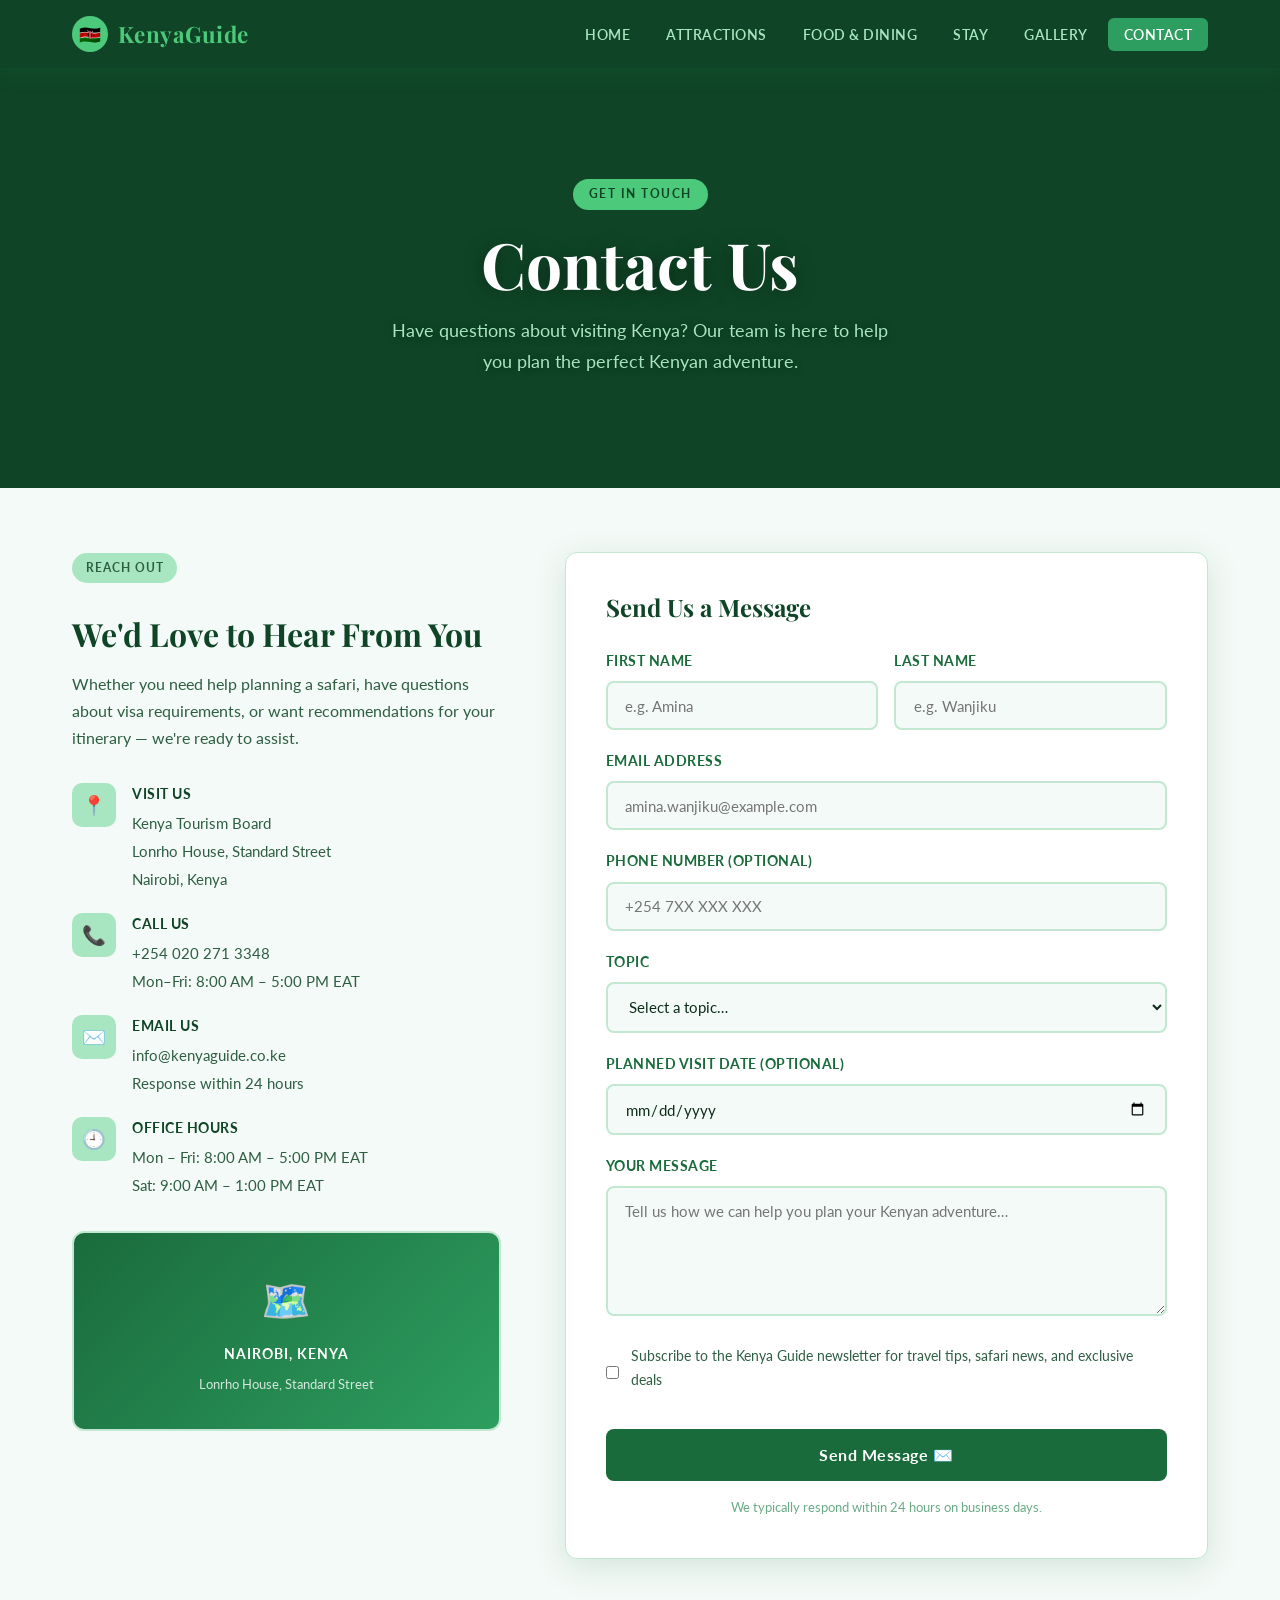
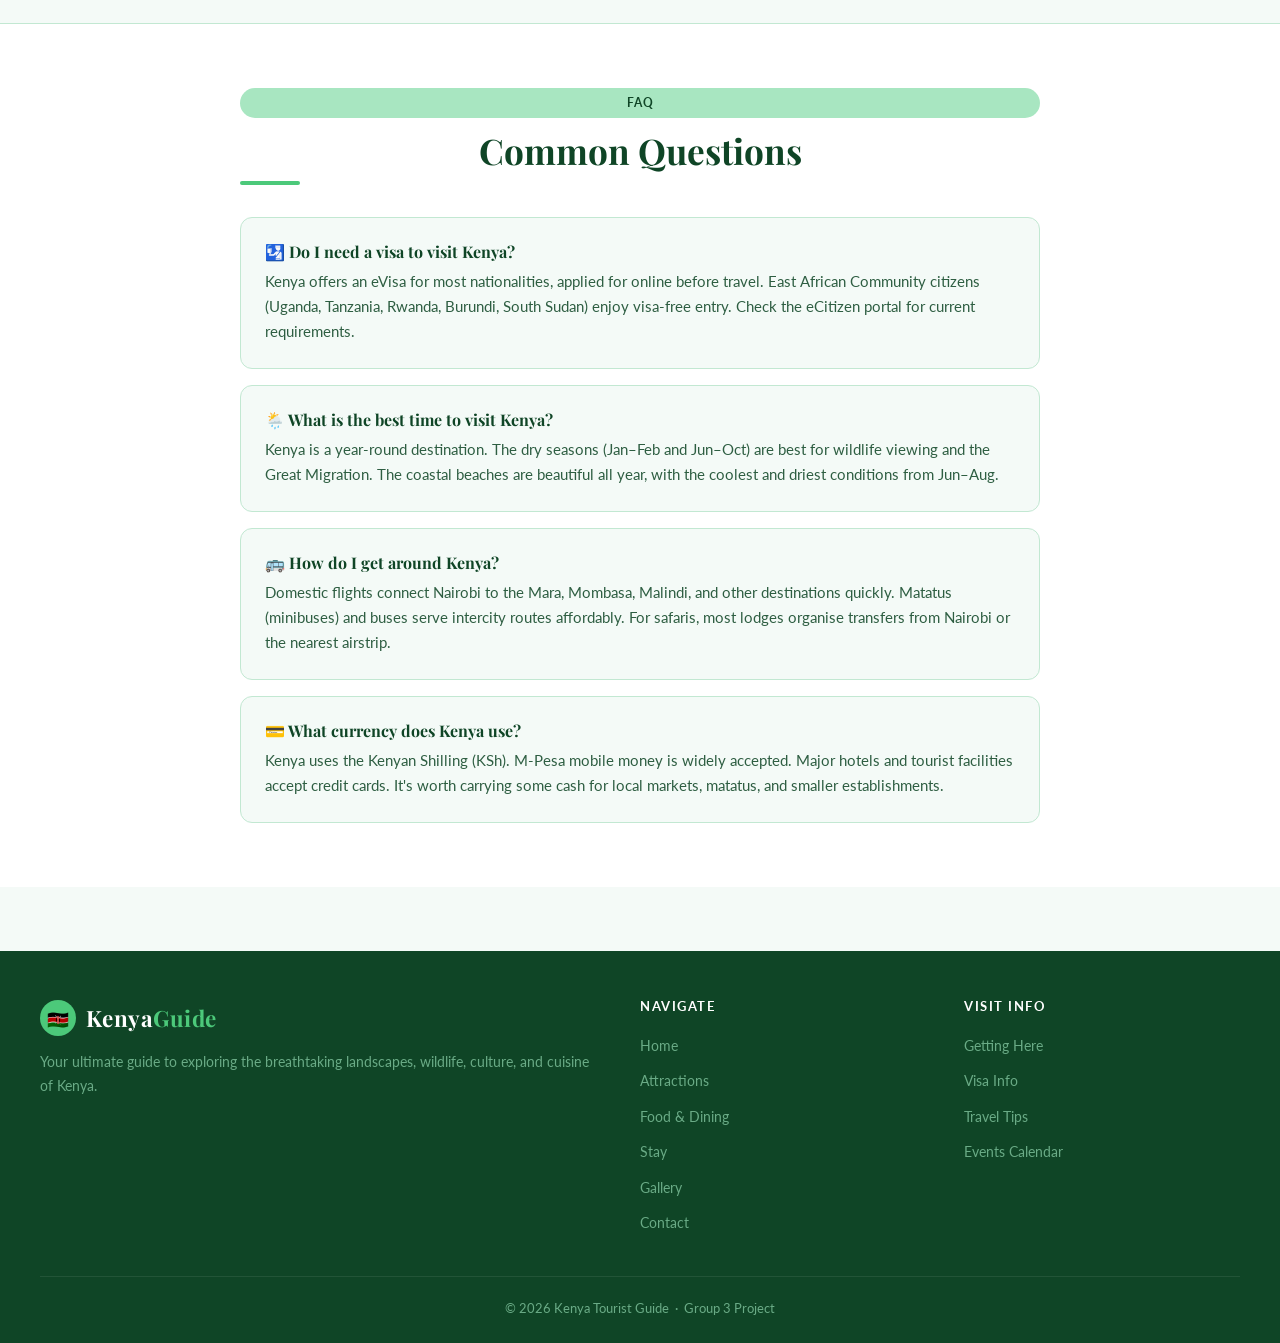
<file: Tourist Gude/Contact.html>
<!DOCTYPE html>
<html lang="en">
<head>
  <meta charset="UTF-8"/>
  <meta name="viewport" content="width=device-width, initial-scale=1.0"/>
  <title>Contact Us — Kenya Tourist Guide</title>
  <style>
/* ===========================
   CSS VARIABLES - Green & White Theme
   =========================== */
:root {
  --primary: #1a6b3c;
  --primary-dark: #0f4526;
  --primary-light: #2d9e5f;
  --accent: #4cc97a;
  --accent-soft: #a8e6c1;
  --white: #ffffff;
  --off-white: #f4faf7;
  --text-dark: #0d2b1a;
  --text-mid: #2e5e42;
  --text-light: #6aab86;
  --border: #c2e8d2;
  --shadow: rgba(26, 107, 60, 0.15);
  --shadow-strong: rgba(26, 107, 60, 0.3);
  --font-display: 'Playfair Display', Georgia, serif;
  --font-body: 'Lato', 'Trebuchet MS', sans-serif;
  --radius: 12px;
  --transition: 0.3s ease;
}

/* ===========================
   RESET & BASE
   =========================== */
*, *::before, *::after {
  box-sizing: border-box;
  margin: 0;
  padding: 0;
}

html { scroll-behavior: smooth; }

body {
  font-family: var(--font-body);
  background-color: var(--off-white);
  color: var(--text-dark);
  line-height: 1.7;
}

a {
  text-decoration: none;
  color: inherit;
}

img {
  width: 100%;
  height: 100%;
  object-fit: cover;
  display: block;
}

h1, h2, h3, h4 {
  font-family: var(--font-display);
  line-height: 1.2;
}

/* ===========================
   NAVIGATION — FLEXBOX
   =========================== */
nav {
  background: var(--primary-dark);
  position: sticky;
  top: 0;
  z-index: 100;
  box-shadow: 0 2px 20px var(--shadow-strong);
}

.nav-inner {
  display: flex;
  align-items: center;
  justify-content: space-between;
  max-width: 1200px;
  margin: 0 auto;
  padding: 0 2rem;
  height: 68px;
}

.nav-logo {
  display: flex;
  align-items: center;
  gap: 0.6rem;
  font-family: var(--font-display);
  font-size: 1.4rem;
  font-weight: 700;
  color: var(--white);
  letter-spacing: 0.5px;
}

.nav-logo span {
  color: var(--accent);
}

.nav-logo .logo-icon {
  width: 36px;
  height: 36px;
  background: var(--accent);
  border-radius: 50%;
  display: flex;
  align-items: center;
  justify-content: center;
  font-size: 1.1rem;
}

.nav-links {
  display: flex;
  align-items: center;
  gap: 0.25rem;
  list-style: none;
}

.nav-links a {
  color: var(--accent-soft);
  font-size: 0.9rem;
  font-weight: 600;
  letter-spacing: 0.5px;
  text-transform: uppercase;
  padding: 0.5rem 1rem;
  border-radius: 6px;
  transition: background var(--transition), color var(--transition);
}

.nav-links a:hover,
.nav-links a.active {
  background: var(--primary-light);
  color: var(--white);
}

/* ===========================
   HEADER / HERO
   =========================== */
.page-hero {
  position: relative;
  height: 420px;
  display: flex;
  align-items: center;
  justify-content: center;
  text-align: center;
  overflow: hidden;
  background: var(--primary-dark);
}

.page-hero .hero-bg {
  position: absolute;
  inset: 0;
  background-size: cover;
  background-position: center;
  opacity: 0.45;
  transition: transform 0.6s ease;
}

.page-hero:hover .hero-bg { transform: scale(1.03); }

.hero-content {
  position: relative;
  z-index: 2;
  color: var(--white);
  padding: 2rem;
}

.hero-content h1 {
  font-size: clamp(2.5rem, 6vw, 4rem);
  font-weight: 700;
  text-shadow: 0 2px 20px rgba(0,0,0,0.4);
  margin-bottom: 0.75rem;
}

.hero-content p {
  font-size: 1.15rem;
  color: var(--accent-soft);
  max-width: 520px;
  text-shadow: 0 1px 8px rgba(0,0,0,0.4);
}

.hero-badge {
  display: inline-block;
  background: var(--accent);
  color: var(--primary-dark);
  font-size: 0.75rem;
  font-weight: 700;
  text-transform: uppercase;
  letter-spacing: 1.5px;
  padding: 0.35rem 1rem;
  border-radius: 20px;
  margin-bottom: 1rem;
}

/* ===========================
   HOMEPAGE — ATTRACTION CARDS (CSS GRID)
   =========================== */
.section {
  max-width: 1200px;
  margin: 0 auto;
  padding: 4rem 2rem;
}

.section-title {
  font-size: 2.2rem;
  color: var(--primary-dark);
  margin-bottom: 0.5rem;
}

.section-subtitle {
  color: var(--text-light);
  font-size: 1.05rem;
  margin-bottom: 2.5rem;
}

.section-title::after {
  content: '';
  display: block;
  width: 60px;
  height: 4px;
  background: var(--accent);
  margin-top: 0.5rem;
  border-radius: 2px;
}

/* CSS Grid for attraction cards */
.attractions-grid {
  display: grid;
  grid-template-columns: repeat(auto-fill, minmax(280px, 1fr));
  gap: 1.75rem;
}

.card {
  background: var(--white);
  border-radius: var(--radius);
  overflow: hidden;
  box-shadow: 0 4px 20px var(--shadow);
  transition: transform var(--transition), box-shadow var(--transition);
  border: 1px solid var(--border);
}

.card:hover {
  transform: translateY(-6px);
  box-shadow: 0 12px 36px var(--shadow-strong);
}

.card-img {
  height: 200px;
  background: var(--primary-light);
  position: relative;
  overflow: hidden;
}

.card-img-placeholder {
  width: 100%;
  height: 100%;
  display: flex;
  align-items: center;
  justify-content: center;
  font-size: 3.5rem;
  background: linear-gradient(135deg, var(--primary), var(--primary-light));
}

.card-tag {
  position: absolute;
  top: 0.75rem;
  right: 0.75rem;
  background: var(--accent);
  color: var(--primary-dark);
  font-size: 0.7rem;
  font-weight: 700;
  text-transform: uppercase;
  letter-spacing: 1px;
  padding: 0.25rem 0.7rem;
  border-radius: 20px;
}

.card-body {
  padding: 1.4rem;
}

.card-body h3 {
  font-size: 1.2rem;
  color: var(--primary-dark);
  margin-bottom: 0.5rem;
}

.card-body p {
  font-size: 0.9rem;
  color: var(--text-mid);
  line-height: 1.6;
}

.card-meta {
  display: flex;
  align-items: center;
  gap: 0.5rem;
  margin-top: 1rem;
  font-size: 0.8rem;
  color: var(--text-light);
  font-weight: 600;
}

/* ===========================
   TWO-COLUMN GRID (inner pages)
   =========================== */
.two-col-grid {
  display: grid;
  grid-template-columns: 1fr 1fr;
  gap: 3rem;
  align-items: start;
  margin-bottom: 4rem;
}

.two-col-grid.reverse {
  direction: rtl;
}

.two-col-grid.reverse > * {
  direction: ltr;
}

.col-image {
  border-radius: var(--radius);
  overflow: hidden;
  box-shadow: 0 8px 32px var(--shadow-strong);
  aspect-ratio: 4/3;
  background: var(--primary-light);
}

.col-image-placeholder {
  width: 100%;
  height: 100%;
  min-height: 280px;
  display: flex;
  align-items: center;
  justify-content: center;
  font-size: 5rem;
  background: linear-gradient(135deg, var(--primary-light), var(--accent));
}

.col-text {
  padding: 1rem 0;
}

.col-text h2 {
  font-size: 1.8rem;
  color: var(--primary-dark);
  margin-bottom: 1rem;
}

.col-text p {
  color: var(--text-mid);
  margin-bottom: 1rem;
}

.info-list {
  list-style: none;
  margin-top: 1.25rem;
}

.info-list li {
  display: flex;
  align-items: flex-start;
  gap: 0.75rem;
  padding: 0.6rem 0;
  border-bottom: 1px solid var(--border);
  font-size: 0.92rem;
  color: var(--text-mid);
}

.info-list li:last-child { border-bottom: none; }

.info-icon {
  color: var(--accent);
  font-size: 1.1rem;
  flex-shrink: 0;
  margin-top: 0.1rem;
}

/* ===========================
   PHOTO GALLERY (CSS GRID)
   =========================== */
.gallery-grid {
  display: grid;
  grid-template-columns: repeat(4, 1fr);
  grid-auto-rows: 200px;
  gap: 0.75rem;
}

.gallery-item {
  border-radius: 8px;
  overflow: hidden;
  background: var(--primary-light);
  cursor: pointer;
  transition: transform var(--transition), box-shadow var(--transition);
}

.gallery-item:hover {
  transform: scale(1.02);
  box-shadow: 0 8px 24px var(--shadow-strong);
  z-index: 2;
  position: relative;
}

.gallery-item-placeholder {
  width: 100%;
  height: 100%;
  display: flex;
  flex-direction: column;
  align-items: center;
  justify-content: center;
  gap: 0.5rem;
  font-size: 2.5rem;
  color: var(--white);
}

.gallery-item-placeholder span {
  font-size: 0.75rem;
  font-weight: 700;
  text-transform: uppercase;
  letter-spacing: 1px;
  opacity: 0.85;
}

/* Varying grid spans for visual interest */
.gallery-item:nth-child(1) {
  grid-column: span 2;
  grid-row: span 2;
  background: linear-gradient(135deg, var(--primary-dark), var(--primary));
}
.gallery-item:nth-child(2) { background: linear-gradient(135deg, var(--primary-light), var(--accent)); }
.gallery-item:nth-child(3) { background: linear-gradient(135deg, #2a7d50, var(--primary-light)); }
.gallery-item:nth-child(4) { background: linear-gradient(135deg, var(--primary), #3aaf6a); }
.gallery-item:nth-child(5) { background: linear-gradient(135deg, var(--accent), #2d9e5f); }
.gallery-item:nth-child(6) {
  grid-column: span 2;
  background: linear-gradient(135deg, var(--primary-dark), var(--primary-light));
}
.gallery-item:nth-child(7) { background: linear-gradient(135deg, var(--primary-light), var(--primary)); }
.gallery-item:nth-child(8) { background: linear-gradient(135deg, #1d7a45, var(--accent)); }
.gallery-item:nth-child(9) { background: linear-gradient(135deg, var(--primary), #44c273); }
.gallery-item:nth-child(10) {
  grid-column: span 2;
  background: linear-gradient(135deg, var(--accent), var(--primary-dark));
}
.gallery-item:nth-child(11) { background: linear-gradient(135deg, var(--primary-dark), #2d9e5f); }
.gallery-item:nth-child(12) { background: linear-gradient(135deg, var(--primary-light), var(--primary-dark)); }
.gallery-item:nth-child(13) { background: linear-gradient(135deg, #2a7d50, var(--accent)); }
.gallery-item:nth-child(14) { background: linear-gradient(135deg, var(--primary), var(--accent)); }
.gallery-item:nth-child(15) { background: linear-gradient(135deg, var(--accent), var(--primary)); }
.gallery-item:nth-child(16) { background: linear-gradient(135deg, var(--primary-dark), #3aaf6a); }
.gallery-item:nth-child(17) { background: linear-gradient(135deg, #1d7a45, var(--primary-light)); }
.gallery-item:nth-child(18) { background: linear-gradient(135deg, var(--primary-light), var(--primary-dark)); }
.gallery-item:nth-child(19) { background: linear-gradient(135deg, var(--accent), #2a7d50); }
.gallery-item:nth-child(20) { background: linear-gradient(135deg, var(--primary), var(--primary-light)); }

/* ===========================
   CONTACT FORM
   =========================== */
.contact-wrapper {
  display: grid;
  grid-template-columns: 1fr 1.5fr;
  gap: 4rem;
  align-items: start;
}

.contact-info h2 {
  font-size: 2rem;
  color: var(--primary-dark);
  margin-bottom: 1rem;
}

.contact-info p {
  color: var(--text-mid);
  margin-bottom: 2rem;
}

.contact-detail {
  display: flex;
  align-items: flex-start;
  gap: 1rem;
  margin-bottom: 1.25rem;
}

.contact-detail-icon {
  width: 44px;
  height: 44px;
  background: var(--accent-soft);
  border-radius: 10px;
  display: flex;
  align-items: center;
  justify-content: center;
  font-size: 1.2rem;
  flex-shrink: 0;
  color: var(--primary-dark);
}

.contact-detail-text strong {
  display: block;
  color: var(--primary-dark);
  font-size: 0.85rem;
  text-transform: uppercase;
  letter-spacing: 0.5px;
  margin-bottom: 0.2rem;
}

.contact-detail-text span {
  color: var(--text-mid);
  font-size: 0.95rem;
}

/* Form */
.contact-form-box {
  background: var(--white);
  padding: 2.5rem;
  border-radius: var(--radius);
  box-shadow: 0 8px 32px var(--shadow);
  border: 1px solid var(--border);
}

.contact-form-box h3 {
  font-size: 1.5rem;
  color: var(--primary-dark);
  margin-bottom: 1.75rem;
}

.form-group {
  margin-bottom: 1.25rem;
}

.form-group label {
  display: block;
  font-size: 0.85rem;
  font-weight: 700;
  color: var(--primary);
  text-transform: uppercase;
  letter-spacing: 0.5px;
  margin-bottom: 0.5rem;
}

.form-group input,
.form-group select,
.form-group textarea {
  width: 100%;
  padding: 0.85rem 1.1rem;
  border: 2px solid var(--border);
  border-radius: 8px;
  font-family: var(--font-body);
  font-size: 0.95rem;
  color: var(--text-dark);
  background: var(--off-white);
  transition: border-color var(--transition), box-shadow var(--transition);
  outline: none;
}

.form-group input:focus,
.form-group select:focus,
.form-group textarea:focus {
  border-color: var(--primary-light);
  box-shadow: 0 0 0 3px rgba(45, 158, 95, 0.15);
  background: var(--white);
}

.form-group textarea {
  resize: vertical;
  min-height: 130px;
}

.form-row {
  display: grid;
  grid-template-columns: 1fr 1fr;
  gap: 1rem;
}

.btn-submit {
  width: 100%;
  padding: 1rem;
  background: var(--primary);
  color: var(--white);
  border: none;
  border-radius: 8px;
  font-family: var(--font-body);
  font-size: 1rem;
  font-weight: 700;
  letter-spacing: 0.5px;
  cursor: pointer;
  transition: background var(--transition), transform var(--transition);
  margin-top: 0.5rem;
}

.btn-submit:hover {
  background: var(--primary-dark);
  transform: translateY(-2px);
}

/* ===========================
   HOMEPAGE BANNER STATS
   =========================== */
.stats-bar {
  background: var(--primary);
  color: var(--white);
  padding: 2.5rem 2rem;
}

.stats-inner {
  max-width: 1200px;
  margin: 0 auto;
  display: grid;
  grid-template-columns: repeat(4, 1fr);
  gap: 2rem;
  text-align: center;
}

.stat-number {
  font-family: var(--font-display);
  font-size: 2.5rem;
  font-weight: 700;
  color: var(--accent);
  display: block;
}

.stat-label {
  font-size: 0.85rem;
  color: var(--accent-soft);
  text-transform: uppercase;
  letter-spacing: 1px;
  margin-top: 0.25rem;
}

/* ===========================
   FOOTER
   =========================== */
footer {
  background: var(--primary-dark);
  color: var(--accent-soft);
  padding: 3rem 2rem 1.5rem;
  margin-top: 4rem;
}

.footer-inner {
  max-width: 1200px;
  margin: 0 auto;
  display: grid;
  grid-template-columns: 2fr 1fr 1fr;
  gap: 3rem;
  margin-bottom: 2rem;
}

.footer-brand p {
  font-size: 0.9rem;
  color: var(--text-light);
  margin-top: 0.75rem;
  line-height: 1.7;
}

.footer-col h4 {
  font-family: var(--font-body);
  font-size: 0.8rem;
  font-weight: 700;
  text-transform: uppercase;
  letter-spacing: 1.5px;
  color: var(--white);
  margin-bottom: 1rem;
}

.footer-col ul {
  list-style: none;
}

.footer-col ul li {
  margin-bottom: 0.5rem;
}

.footer-col ul li a {
  color: var(--text-light);
  font-size: 0.9rem;
  transition: color var(--transition);
}

.footer-col ul li a:hover { color: var(--accent); }

.footer-bottom {
  max-width: 1200px;
  margin: 0 auto;
  border-top: 1px solid rgba(255,255,255,0.08);
  padding-top: 1.25rem;
  text-align: center;
  font-size: 0.82rem;
  color: var(--text-light);
}

/* ===========================
   UTILITY
   =========================== */
.bg-green-light {
  background: var(--accent-soft);
}

.page-wrap {
  max-width: 1200px;
  margin: 0 auto;
  padding: 4rem 2rem;
}

.chip {
  display: inline-block;
  background: var(--accent-soft);
  color: var(--primary-dark);
  font-size: 0.75rem;
  font-weight: 700;
  text-transform: uppercase;
  letter-spacing: 1px;
  padding: 0.3rem 0.85rem;
  border-radius: 20px;
  margin-bottom: 0.75rem;
}

@media (max-width: 768px) {
  .two-col-grid,
  .contact-wrapper,
  .footer-inner { grid-template-columns: 1fr; }

  .gallery-grid { grid-template-columns: repeat(2, 1fr); }

  .gallery-item:nth-child(1),
  .gallery-item:nth-child(6),
  .gallery-item:nth-child(10) {
    grid-column: span 1;
    grid-row: span 1;
  }

  .stats-inner { grid-template-columns: repeat(2, 1fr); }

  .nav-links { display: none; }
}

/* ===========================
   IMAGE SLOTS
   =========================== */
.img-slot {
  width: 100%;
  height: 100%;
  min-height: inherit;
  display: flex;
  flex-direction: column;
  align-items: center;
  justify-content: center;
  gap: 0.6rem;
  background: linear-gradient(135deg, #1a6b3c, #2d9e5f);
  border: 3px dashed #4cc97a;
  cursor: pointer;
  position: relative;
  overflow: hidden;
}
.img-slot img {
  position: absolute;
  inset: 0;
  width: 100%;
  height: 100%;
  object-fit: cover;
  display: block;
}
.img-slot .slot-label {
  display: flex;
  flex-direction: column;
  align-items: center;
  gap: 0.4rem;
  z-index: 1;
  pointer-events: none;
}
.img-slot .slot-icon { font-size: 2rem; }
.img-slot .slot-text {
  font-size: 0.7rem;
  font-weight: 700;
  text-transform: uppercase;
  letter-spacing: 1.5px;
  color: #a8e6c1;
  background: rgba(15,69,38,0.7);
  padding: 0.25rem 0.75rem;
  border-radius: 20px;
}
.img-slot .slot-name {
  font-size: 0.65rem;
  color: #4cc97a;
  font-weight: 600;
  letter-spacing: 0.5px;
}
.gallery-img-slot {
  width: 100%;
  height: 100%;
  display: flex;
  flex-direction: column;
  align-items: center;
  justify-content: center;
  gap: 0.4rem;
  border: 2px dashed rgba(76,201,122,0.6);
  position: relative;
  overflow: hidden;
  color: #a8e6c1;
}
.gallery-img-slot img {
  position: absolute;
  inset: 0;
  width: 100%;
  height: 100%;
  object-fit: cover;
}
.gallery-img-slot .slot-label {
  z-index: 1;
  display: flex;
  flex-direction: column;
  align-items: center;
  gap: 0.3rem;
  pointer-events: none;
}
.gallery-img-slot .slot-icon { font-size: 1.8rem; }
.gallery-img-slot .slot-text {
  font-size: 0.6rem;
  font-weight: 700;
  text-transform: uppercase;
  letter-spacing: 1px;
  color: #a8e6c1;
  background: rgba(15,69,38,0.75);
  padding: 0.2rem 0.6rem;
  border-radius: 12px;
}
.gallery-img-slot .slot-name { font-size: 0.6rem; color: #4cc97a; }

</style>
<link href="https://fonts.googleapis.com/css2?family=Playfair+Display:wght@400;700&family=Lato:wght@400;600;700&display=swap" rel="stylesheet"/>
</head>
<body>

  <nav>
    <div class="nav-inner">
      <div class="nav-logo">
        <div class="logo-icon">🇰🇪</div>
        <span>Kenya<span>Guide</span></span>
      </div>
      <ul class="nav-links">
        <li><a href="index.html">Home</a></li>
        <li><a href="attractions.html" >Attractions</a></li>
        <li><a href="food.html" >Food & Dining</a></li>
        <li><a href="accommodation.html" >Stay</a></li>
        <li><a href="gallery.html" >Gallery</a></li>
        <li><a href="contact.html" class="active">Contact</a></li>
      </ul>
    </div>
  </nav>

  <header class="page-hero">
    <div class="hero-bg" style="background-image:url('https://images.unsplash.com/photo-1504280390367-361c6d9f38f4?w=1600');"></div>
    <div class="hero-content">
      <div class="hero-badge">Get in Touch</div>
      <h1>Contact Us</h1>
      <p>Have questions about visiting Kenya? Our team is here to help you plan the perfect Kenyan adventure.</p>
    </div>
  </header>

  <div class="page-wrap">
    <div class="contact-wrapper">

      <div class="contact-info">
        <p class="chip">Reach Out</p>
        <h2>We'd Love to Hear From You</h2>
        <p>Whether you need help planning a safari, have questions about visa requirements, or want recommendations for your itinerary — we're ready to assist.</p>

        <div class="contact-detail">
          <div class="contact-detail-icon">📍</div>
          <div class="contact-detail-text">
            <strong>Visit Us</strong>
            <span>Kenya Tourism Board<br>Lonrho House, Standard Street<br>Nairobi, Kenya</span>
          </div>
        </div>

        <div class="contact-detail">
          <div class="contact-detail-icon">📞</div>
          <div class="contact-detail-text">
            <strong>Call Us</strong>
            <span>+254 020 271 3348<br>Mon–Fri: 8:00 AM – 5:00 PM EAT</span>
          </div>
        </div>

        <div class="contact-detail">
          <div class="contact-detail-icon">✉️</div>
          <div class="contact-detail-text">
            <strong>Email Us</strong>
            <span>info@kenyaguide.co.ke<br>Response within 24 hours</span>
          </div>
        </div>

        <div class="contact-detail">
          <div class="contact-detail-icon">🕘</div>
          <div class="contact-detail-text">
            <strong>Office Hours</strong>
            <span>Mon – Fri: 8:00 AM – 5:00 PM EAT<br>Sat: 9:00 AM – 1:00 PM EAT</span>
          </div>
        </div>

        <div style="margin-top:2rem;border-radius:var(--radius);overflow:hidden;border:2px solid var(--border);height:200px;background:linear-gradient(135deg,var(--primary),var(--primary-light));display:flex;align-items:center;justify-content:center;color:var(--white);flex-direction:column;gap:0.5rem;">
          <span style="font-size:2.5rem;">🗺️</span>
          <span style="font-weight:700;font-size:0.9rem;text-transform:uppercase;letter-spacing:1px;">Nairobi, Kenya</span>
          <span style="font-size:0.8rem;opacity:0.8;">Lonrho House, Standard Street</span>
        </div>
      </div>

      <div class="contact-form-box">
        <h3>Send Us a Message</h3>

        <div class="form-row">
          <div class="form-group">
            <label for="first-name">First Name</label>
            <input type="text" id="first-name" placeholder="e.g. Amina"/>
          </div>
          <div class="form-group">
            <label for="last-name">Last Name</label>
            <input type="text" id="last-name" placeholder="e.g. Wanjiku"/>
          </div>
        </div>

        <div class="form-group">
          <label for="email">Email Address</label>
          <input type="email" id="email" placeholder="amina.wanjiku@example.com"/>
        </div>

        <div class="form-group">
          <label for="phone">Phone Number (Optional)</label>
          <input type="tel" id="phone" placeholder="+254 7XX XXX XXX"/>
        </div>

        <div class="form-group">
          <label for="topic">Topic</label>
          <select id="topic">
            <option value="" disabled selected>Select a topic…</option>
            <option>Safari Planning</option>
            <option>Beach Holiday Advice</option>
            <option>Visa &amp; Entry Requirements</option>
            <option>Accommodation Recommendations</option>
            <option>Transport &amp; Getting Around</option>
            <option>Cultural Experiences</option>
            <option>Group Tours</option>
            <option>Feedback &amp; Suggestions</option>
            <option>Other</option>
          </select>
        </div>

        <div class="form-group">
          <label for="visit-date">Planned Visit Date (Optional)</label>
          <input type="date" id="visit-date"/>
        </div>

        <div class="form-group">
          <label for="message">Your Message</label>
          <textarea id="message" placeholder="Tell us how we can help you plan your Kenyan adventure…"></textarea>
        </div>

        <div class="form-group" style="display:flex;align-items:center;gap:0.75rem;">
          <input type="checkbox" id="newsletter" style="width:auto;accent-color:var(--primary);"/>
          <label for="newsletter" style="font-size:0.9rem;text-transform:none;letter-spacing:0;color:var(--text-mid);font-weight:400;">Subscribe to the Kenya Guide newsletter for travel tips, safari news, and exclusive deals</label>
        </div>

        <button class="btn-submit" type="button">Send Message ✉️</button>
        <p style="text-align:center;font-size:0.8rem;color:var(--text-light);margin-top:1rem;">We typically respond within 24 hours on business days.</p>
      </div>

    </div>
  </div>

  <div style="background:var(--white);padding:4rem 2rem;border-top:1px solid var(--border);">
    <div style="max-width:800px;margin:0 auto;">
      <p class="chip" style="display:block;text-align:center;">FAQ</p>
      <h2 class="section-title" style="text-align:center;margin:0 auto 2rem;">Common Questions</h2>
      <div style="display:grid;gap:1rem;">
        <div style="padding:1.5rem;border:1px solid var(--border);border-radius:var(--radius);background:var(--off-white);">
          <h4 style="color:var(--primary-dark);margin-bottom:0.5rem;">🛂 Do I need a visa to visit Kenya?</h4>
          <p style="font-size:0.92rem;color:var(--text-mid);">Kenya offers an eVisa for most nationalities, applied for online before travel. East African Community citizens (Uganda, Tanzania, Rwanda, Burundi, South Sudan) enjoy visa-free entry. Check the eCitizen portal for current requirements.</p>
        </div>
        <div style="padding:1.5rem;border:1px solid var(--border);border-radius:var(--radius);background:var(--off-white);">
          <h4 style="color:var(--primary-dark);margin-bottom:0.5rem;">🌦️ What is the best time to visit Kenya?</h4>
          <p style="font-size:0.92rem;color:var(--text-mid);">Kenya is a year-round destination. The dry seasons (Jan–Feb and Jun–Oct) are best for wildlife viewing and the Great Migration. The coastal beaches are beautiful all year, with the coolest and driest conditions from Jun–Aug.</p>
        </div>
        <div style="padding:1.5rem;border:1px solid var(--border);border-radius:var(--radius);background:var(--off-white);">
          <h4 style="color:var(--primary-dark);margin-bottom:0.5rem;">🚌 How do I get around Kenya?</h4>
          <p style="font-size:0.92rem;color:var(--text-mid);">Domestic flights connect Nairobi to the Mara, Mombasa, Malindi, and other destinations quickly. Matatus (minibuses) and buses serve intercity routes affordably. For safaris, most lodges organise transfers from Nairobi or the nearest airstrip.</p>
        </div>
        <div style="padding:1.5rem;border:1px solid var(--border);border-radius:var(--radius);background:var(--off-white);">
          <h4 style="color:var(--primary-dark);margin-bottom:0.5rem;">💳 What currency does Kenya use?</h4>
          <p style="font-size:0.92rem;color:var(--text-mid);">Kenya uses the Kenyan Shilling (KSh). M-Pesa mobile money is widely accepted. Major hotels and tourist facilities accept credit cards. It's worth carrying some cash for local markets, matatus, and smaller establishments.</p>
        </div>
      </div>
    </div>
  </div>

  <footer>
    <div class="footer-inner">
      <div class="footer-brand">
        <div class="nav-logo" style="margin-bottom:0.75rem;">
          <div class="logo-icon">🇰🇪</div>
          <span style="color:var(--white);">Kenya<span style="color:var(--accent);">Guide</span></span>
        </div>
        <p>Your ultimate guide to exploring the breathtaking landscapes, wildlife, culture, and cuisine of Kenya.</p>
      </div>
      <div class="footer-col">
        <h4>Navigate</h4>
        <ul>
          <li><a href="index.html">Home</a></li>
          <li><a href="attractions.html">Attractions</a></li>
          <li><a href="food.html">Food & Dining</a></li>
          <li><a href="accommodation.html">Stay</a></li>
          <li><a href="gallery.html">Gallery</a></li>
          <li><a href="contact.html">Contact</a></li>
        </ul>
      </div>
      <div class="footer-col">
        <h4>Visit Info</h4>
        <ul>
          <li><a href="#">Getting Here</a></li>
          <li><a href="#">Visa Info</a></li>
          <li><a href="#">Travel Tips</a></li>
          <li><a href="#">Events Calendar</a></li>
        </ul>
      </div>
    </div>
    <div class="footer-bottom">
      &copy; 2026 Kenya Tourist Guide &nbsp;·&nbsp; Group 3 Project
    </div>
  </footer>
</body>
</html>
</file>
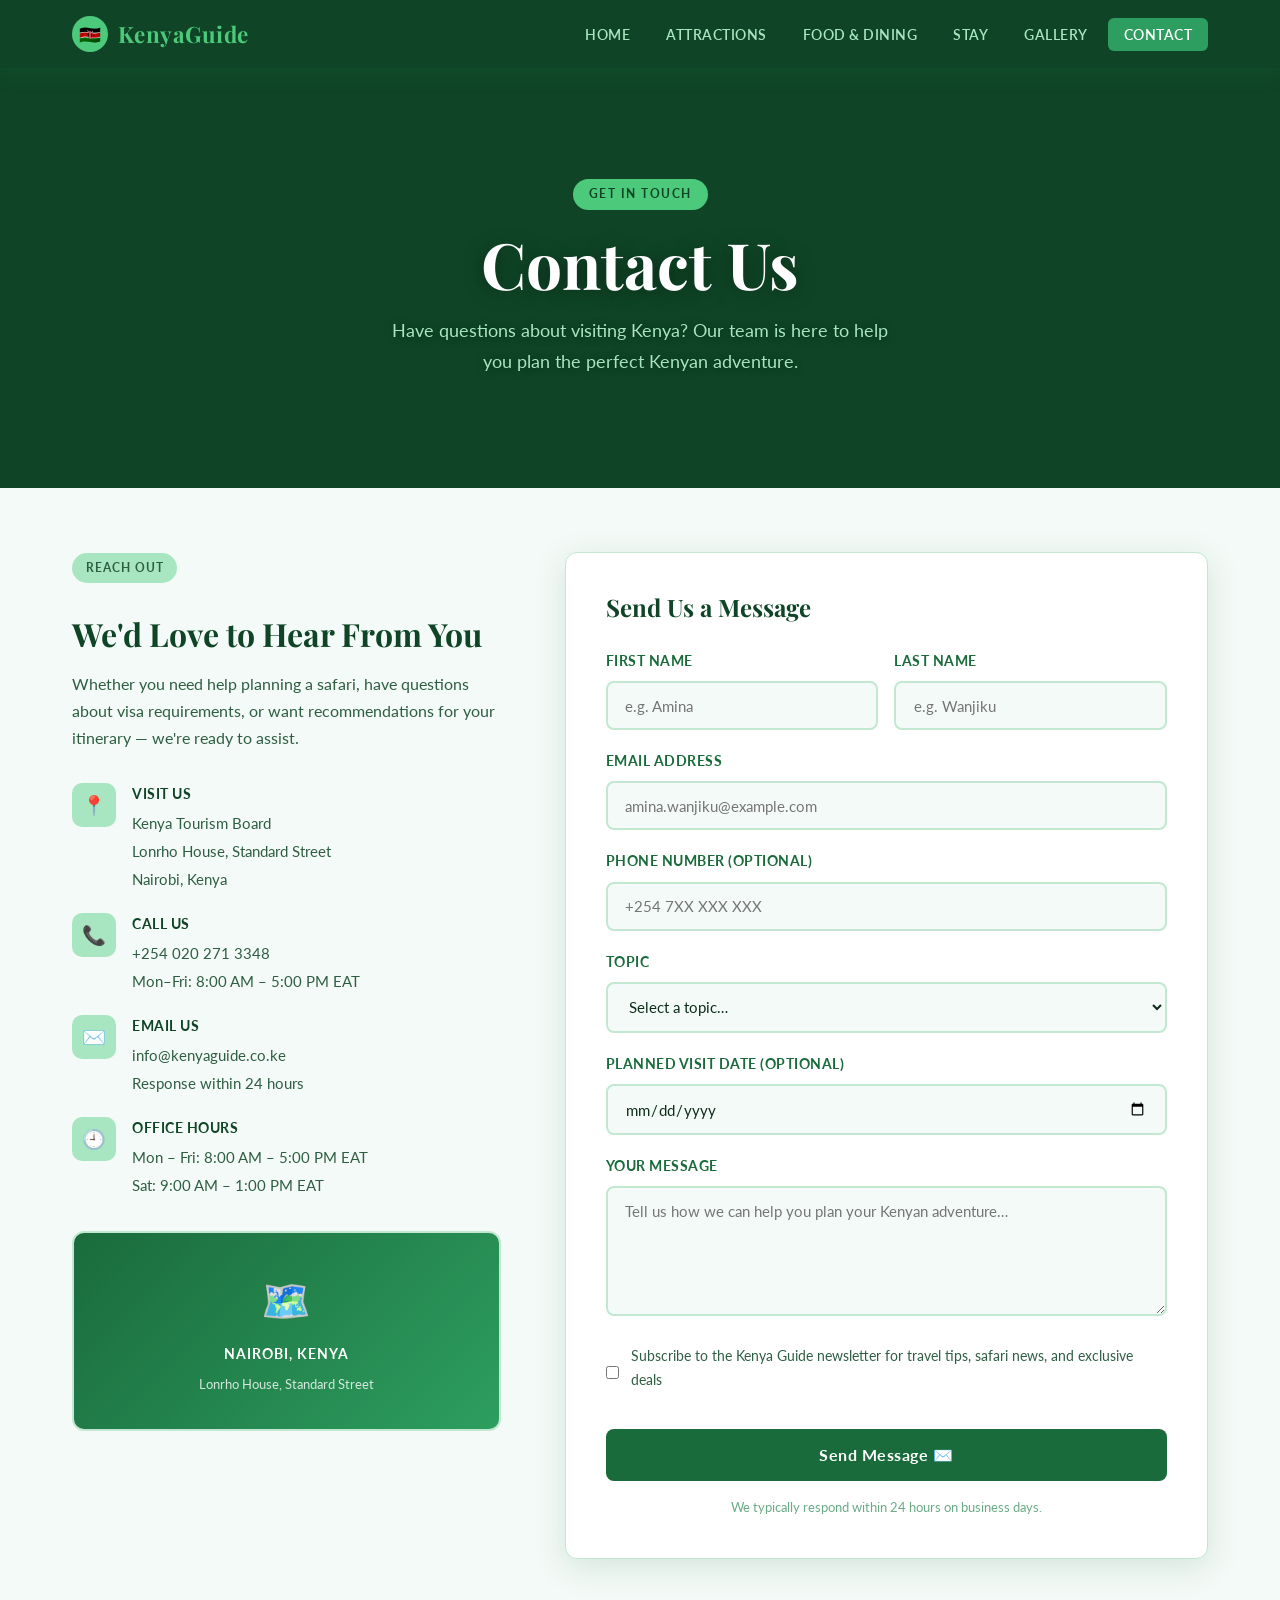
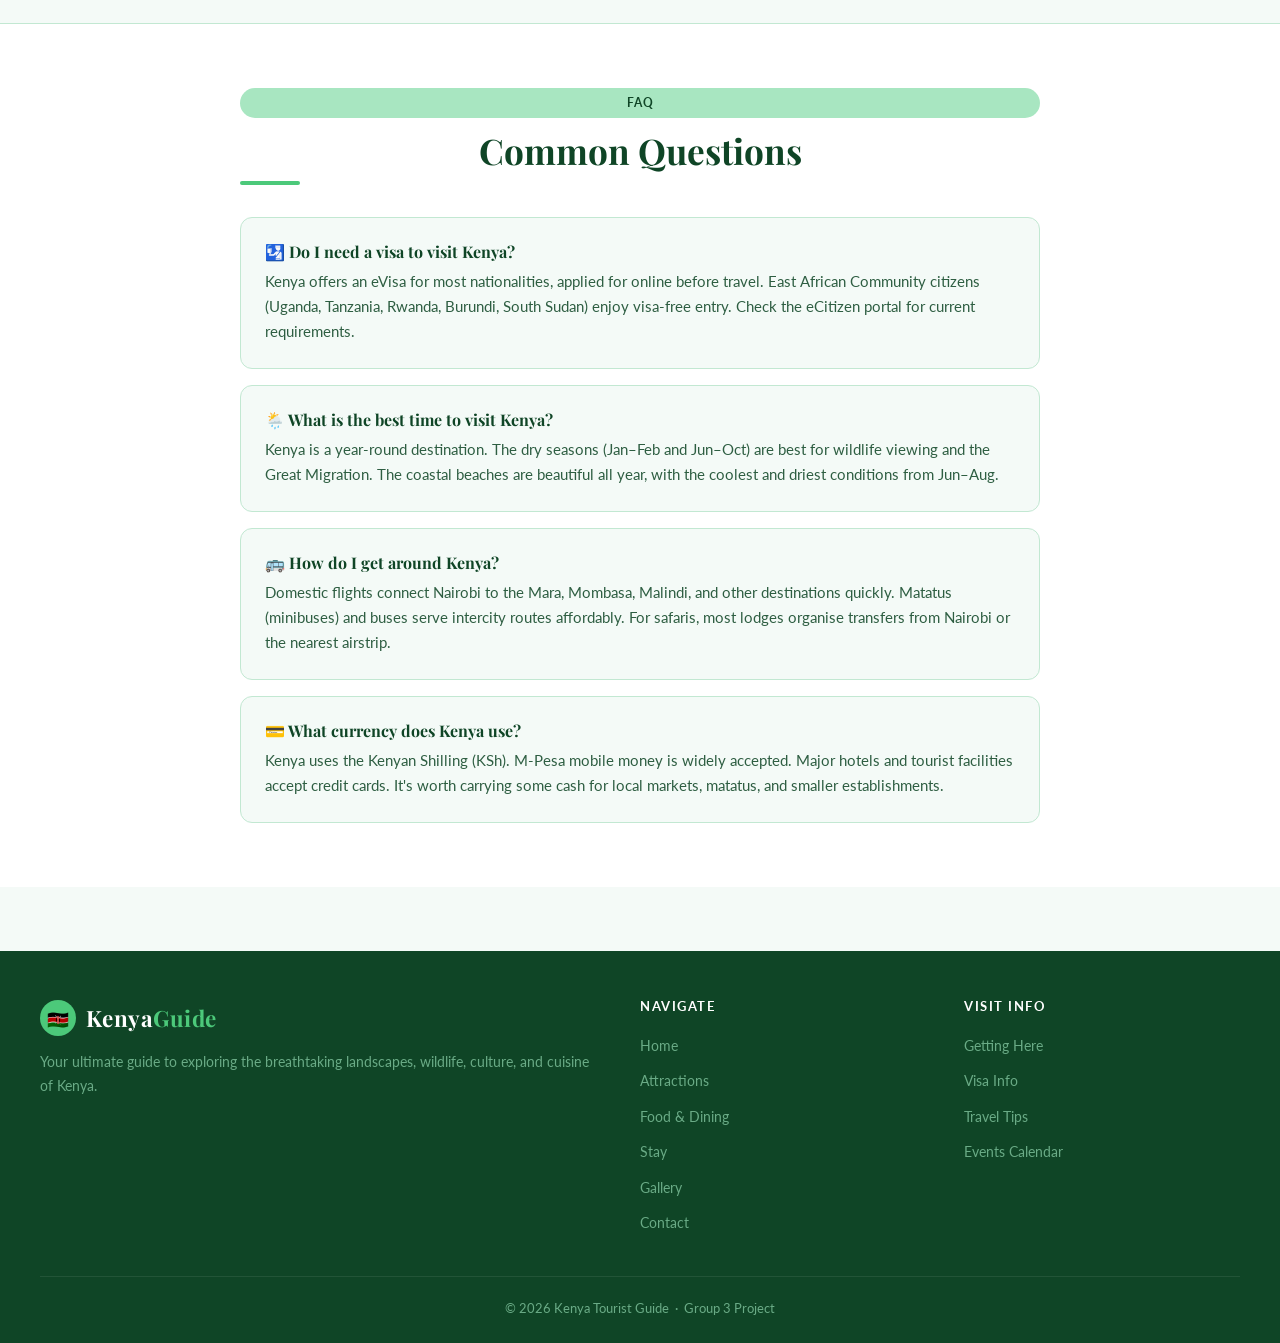
<file: Tourist Gude/contact.html>
<!DOCTYPE html>
<html lang="en">
<head>
  <meta charset="UTF-8"/>
  <meta name="viewport" content="width=device-width, initial-scale=1.0"/>
  <title>Contact Us — Kenya Tourist Guide</title>
  <style>
/* ===========================
   CSS VARIABLES - Green & White Theme
   =========================== */
:root {
  --primary: #1a6b3c;
  --primary-dark: #0f4526;
  --primary-light: #2d9e5f;
  --accent: #4cc97a;
  --accent-soft: #a8e6c1;
  --white: #ffffff;
  --off-white: #f4faf7;
  --text-dark: #0d2b1a;
  --text-mid: #2e5e42;
  --text-light: #6aab86;
  --border: #c2e8d2;
  --shadow: rgba(26, 107, 60, 0.15);
  --shadow-strong: rgba(26, 107, 60, 0.3);
  --font-display: 'Playfair Display', Georgia, serif;
  --font-body: 'Lato', 'Trebuchet MS', sans-serif;
  --radius: 12px;
  --transition: 0.3s ease;
}

/* ===========================
   RESET & BASE
   =========================== */
*, *::before, *::after {
  box-sizing: border-box;
  margin: 0;
  padding: 0;
}

html { scroll-behavior: smooth; }

body {
  font-family: var(--font-body);
  background-color: var(--off-white);
  color: var(--text-dark);
  line-height: 1.7;
}

a {
  text-decoration: none;
  color: inherit;
}

img {
  width: 100%;
  height: 100%;
  object-fit: cover;
  display: block;
}

h1, h2, h3, h4 {
  font-family: var(--font-display);
  line-height: 1.2;
}

/* ===========================
   NAVIGATION — FLEXBOX
   =========================== */
nav {
  background: var(--primary-dark);
  position: sticky;
  top: 0;
  z-index: 100;
  box-shadow: 0 2px 20px var(--shadow-strong);
}

.nav-inner {
  display: flex;
  align-items: center;
  justify-content: space-between;
  max-width: 1200px;
  margin: 0 auto;
  padding: 0 2rem;
  height: 68px;
}

.nav-logo {
  display: flex;
  align-items: center;
  gap: 0.6rem;
  font-family: var(--font-display);
  font-size: 1.4rem;
  font-weight: 700;
  color: var(--white);
  letter-spacing: 0.5px;
}

.nav-logo span {
  color: var(--accent);
}

.nav-logo .logo-icon {
  width: 36px;
  height: 36px;
  background: var(--accent);
  border-radius: 50%;
  display: flex;
  align-items: center;
  justify-content: center;
  font-size: 1.1rem;
}

.nav-links {
  display: flex;
  align-items: center;
  gap: 0.25rem;
  list-style: none;
}

.nav-links a {
  color: var(--accent-soft);
  font-size: 0.9rem;
  font-weight: 600;
  letter-spacing: 0.5px;
  text-transform: uppercase;
  padding: 0.5rem 1rem;
  border-radius: 6px;
  transition: background var(--transition), color var(--transition);
}

.nav-links a:hover,
.nav-links a.active {
  background: var(--primary-light);
  color: var(--white);
}

/* ===========================
   HEADER / HERO
   =========================== */
.page-hero {
  position: relative;
  height: 420px;
  display: flex;
  align-items: center;
  justify-content: center;
  text-align: center;
  overflow: hidden;
  background: var(--primary-dark);
}

.page-hero .hero-bg {
  position: absolute;
  inset: 0;
  background-size: cover;
  background-position: center;
  opacity: 0.45;
  transition: transform 0.6s ease;
}

.page-hero:hover .hero-bg { transform: scale(1.03); }

.hero-content {
  position: relative;
  z-index: 2;
  color: var(--white);
  padding: 2rem;
}

.hero-content h1 {
  font-size: clamp(2.5rem, 6vw, 4rem);
  font-weight: 700;
  text-shadow: 0 2px 20px rgba(0,0,0,0.4);
  margin-bottom: 0.75rem;
}

.hero-content p {
  font-size: 1.15rem;
  color: var(--accent-soft);
  max-width: 520px;
  text-shadow: 0 1px 8px rgba(0,0,0,0.4);
}

.hero-badge {
  display: inline-block;
  background: var(--accent);
  color: var(--primary-dark);
  font-size: 0.75rem;
  font-weight: 700;
  text-transform: uppercase;
  letter-spacing: 1.5px;
  padding: 0.35rem 1rem;
  border-radius: 20px;
  margin-bottom: 1rem;
}

/* ===========================
   HOMEPAGE — ATTRACTION CARDS (CSS GRID)
   =========================== */
.section {
  max-width: 1200px;
  margin: 0 auto;
  padding: 4rem 2rem;
}

.section-title {
  font-size: 2.2rem;
  color: var(--primary-dark);
  margin-bottom: 0.5rem;
}

.section-subtitle {
  color: var(--text-light);
  font-size: 1.05rem;
  margin-bottom: 2.5rem;
}

.section-title::after {
  content: '';
  display: block;
  width: 60px;
  height: 4px;
  background: var(--accent);
  margin-top: 0.5rem;
  border-radius: 2px;
}

/* CSS Grid for attraction cards */
.attractions-grid {
  display: grid;
  grid-template-columns: repeat(auto-fill, minmax(280px, 1fr));
  gap: 1.75rem;
}

.card {
  background: var(--white);
  border-radius: var(--radius);
  overflow: hidden;
  box-shadow: 0 4px 20px var(--shadow);
  transition: transform var(--transition), box-shadow var(--transition);
  border: 1px solid var(--border);
}

.card:hover {
  transform: translateY(-6px);
  box-shadow: 0 12px 36px var(--shadow-strong);
}

.card-img {
  height: 200px;
  background: var(--primary-light);
  position: relative;
  overflow: hidden;
}

.card-img-placeholder {
  width: 100%;
  height: 100%;
  display: flex;
  align-items: center;
  justify-content: center;
  font-size: 3.5rem;
  background: linear-gradient(135deg, var(--primary), var(--primary-light));
}

.card-tag {
  position: absolute;
  top: 0.75rem;
  right: 0.75rem;
  background: var(--accent);
  color: var(--primary-dark);
  font-size: 0.7rem;
  font-weight: 700;
  text-transform: uppercase;
  letter-spacing: 1px;
  padding: 0.25rem 0.7rem;
  border-radius: 20px;
}

.card-body {
  padding: 1.4rem;
}

.card-body h3 {
  font-size: 1.2rem;
  color: var(--primary-dark);
  margin-bottom: 0.5rem;
}

.card-body p {
  font-size: 0.9rem;
  color: var(--text-mid);
  line-height: 1.6;
}

.card-meta {
  display: flex;
  align-items: center;
  gap: 0.5rem;
  margin-top: 1rem;
  font-size: 0.8rem;
  color: var(--text-light);
  font-weight: 600;
}

/* ===========================
   TWO-COLUMN GRID (inner pages)
   =========================== */
.two-col-grid {
  display: grid;
  grid-template-columns: 1fr 1fr;
  gap: 3rem;
  align-items: start;
  margin-bottom: 4rem;
}

.two-col-grid.reverse {
  direction: rtl;
}

.two-col-grid.reverse > * {
  direction: ltr;
}

.col-image {
  border-radius: var(--radius);
  overflow: hidden;
  box-shadow: 0 8px 32px var(--shadow-strong);
  aspect-ratio: 4/3;
  background: var(--primary-light);
}

.col-image-placeholder {
  width: 100%;
  height: 100%;
  min-height: 280px;
  display: flex;
  align-items: center;
  justify-content: center;
  font-size: 5rem;
  background: linear-gradient(135deg, var(--primary-light), var(--accent));
}

.col-text {
  padding: 1rem 0;
}

.col-text h2 {
  font-size: 1.8rem;
  color: var(--primary-dark);
  margin-bottom: 1rem;
}

.col-text p {
  color: var(--text-mid);
  margin-bottom: 1rem;
}

.info-list {
  list-style: none;
  margin-top: 1.25rem;
}

.info-list li {
  display: flex;
  align-items: flex-start;
  gap: 0.75rem;
  padding: 0.6rem 0;
  border-bottom: 1px solid var(--border);
  font-size: 0.92rem;
  color: var(--text-mid);
}

.info-list li:last-child { border-bottom: none; }

.info-icon {
  color: var(--accent);
  font-size: 1.1rem;
  flex-shrink: 0;
  margin-top: 0.1rem;
}

/* ===========================
   PHOTO GALLERY (CSS GRID)
   =========================== */
.gallery-grid {
  display: grid;
  grid-template-columns: repeat(4, 1fr);
  grid-auto-rows: 200px;
  gap: 0.75rem;
}

.gallery-item {
  border-radius: 8px;
  overflow: hidden;
  background: var(--primary-light);
  cursor: pointer;
  transition: transform var(--transition), box-shadow var(--transition);
}

.gallery-item:hover {
  transform: scale(1.02);
  box-shadow: 0 8px 24px var(--shadow-strong);
  z-index: 2;
  position: relative;
}

.gallery-item-placeholder {
  width: 100%;
  height: 100%;
  display: flex;
  flex-direction: column;
  align-items: center;
  justify-content: center;
  gap: 0.5rem;
  font-size: 2.5rem;
  color: var(--white);
}

.gallery-item-placeholder span {
  font-size: 0.75rem;
  font-weight: 700;
  text-transform: uppercase;
  letter-spacing: 1px;
  opacity: 0.85;
}

/* Varying grid spans for visual interest */
.gallery-item:nth-child(1) {
  grid-column: span 2;
  grid-row: span 2;
  background: linear-gradient(135deg, var(--primary-dark), var(--primary));
}
.gallery-item:nth-child(2) { background: linear-gradient(135deg, var(--primary-light), var(--accent)); }
.gallery-item:nth-child(3) { background: linear-gradient(135deg, #2a7d50, var(--primary-light)); }
.gallery-item:nth-child(4) { background: linear-gradient(135deg, var(--primary), #3aaf6a); }
.gallery-item:nth-child(5) { background: linear-gradient(135deg, var(--accent), #2d9e5f); }
.gallery-item:nth-child(6) {
  grid-column: span 2;
  background: linear-gradient(135deg, var(--primary-dark), var(--primary-light));
}
.gallery-item:nth-child(7) { background: linear-gradient(135deg, var(--primary-light), var(--primary)); }
.gallery-item:nth-child(8) { background: linear-gradient(135deg, #1d7a45, var(--accent)); }
.gallery-item:nth-child(9) { background: linear-gradient(135deg, var(--primary), #44c273); }
.gallery-item:nth-child(10) {
  grid-column: span 2;
  background: linear-gradient(135deg, var(--accent), var(--primary-dark));
}
.gallery-item:nth-child(11) { background: linear-gradient(135deg, var(--primary-dark), #2d9e5f); }
.gallery-item:nth-child(12) { background: linear-gradient(135deg, var(--primary-light), var(--primary-dark)); }
.gallery-item:nth-child(13) { background: linear-gradient(135deg, #2a7d50, var(--accent)); }
.gallery-item:nth-child(14) { background: linear-gradient(135deg, var(--primary), var(--accent)); }
.gallery-item:nth-child(15) { background: linear-gradient(135deg, var(--accent), var(--primary)); }
.gallery-item:nth-child(16) { background: linear-gradient(135deg, var(--primary-dark), #3aaf6a); }
.gallery-item:nth-child(17) { background: linear-gradient(135deg, #1d7a45, var(--primary-light)); }
.gallery-item:nth-child(18) { background: linear-gradient(135deg, var(--primary-light), var(--primary-dark)); }
.gallery-item:nth-child(19) { background: linear-gradient(135deg, var(--accent), #2a7d50); }
.gallery-item:nth-child(20) { background: linear-gradient(135deg, var(--primary), var(--primary-light)); }

/* ===========================
   CONTACT FORM
   =========================== */
.contact-wrapper {
  display: grid;
  grid-template-columns: 1fr 1.5fr;
  gap: 4rem;
  align-items: start;
}

.contact-info h2 {
  font-size: 2rem;
  color: var(--primary-dark);
  margin-bottom: 1rem;
}

.contact-info p {
  color: var(--text-mid);
  margin-bottom: 2rem;
}

.contact-detail {
  display: flex;
  align-items: flex-start;
  gap: 1rem;
  margin-bottom: 1.25rem;
}

.contact-detail-icon {
  width: 44px;
  height: 44px;
  background: var(--accent-soft);
  border-radius: 10px;
  display: flex;
  align-items: center;
  justify-content: center;
  font-size: 1.2rem;
  flex-shrink: 0;
  color: var(--primary-dark);
}

.contact-detail-text strong {
  display: block;
  color: var(--primary-dark);
  font-size: 0.85rem;
  text-transform: uppercase;
  letter-spacing: 0.5px;
  margin-bottom: 0.2rem;
}

.contact-detail-text span {
  color: var(--text-mid);
  font-size: 0.95rem;
}

/* Form */
.contact-form-box {
  background: var(--white);
  padding: 2.5rem;
  border-radius: var(--radius);
  box-shadow: 0 8px 32px var(--shadow);
  border: 1px solid var(--border);
}

.contact-form-box h3 {
  font-size: 1.5rem;
  color: var(--primary-dark);
  margin-bottom: 1.75rem;
}

.form-group {
  margin-bottom: 1.25rem;
}

.form-group label {
  display: block;
  font-size: 0.85rem;
  font-weight: 700;
  color: var(--primary);
  text-transform: uppercase;
  letter-spacing: 0.5px;
  margin-bottom: 0.5rem;
}

.form-group input,
.form-group select,
.form-group textarea {
  width: 100%;
  padding: 0.85rem 1.1rem;
  border: 2px solid var(--border);
  border-radius: 8px;
  font-family: var(--font-body);
  font-size: 0.95rem;
  color: var(--text-dark);
  background: var(--off-white);
  transition: border-color var(--transition), box-shadow var(--transition);
  outline: none;
}

.form-group input:focus,
.form-group select:focus,
.form-group textarea:focus {
  border-color: var(--primary-light);
  box-shadow: 0 0 0 3px rgba(45, 158, 95, 0.15);
  background: var(--white);
}

.form-group textarea {
  resize: vertical;
  min-height: 130px;
}

.form-row {
  display: grid;
  grid-template-columns: 1fr 1fr;
  gap: 1rem;
}

.btn-submit {
  width: 100%;
  padding: 1rem;
  background: var(--primary);
  color: var(--white);
  border: none;
  border-radius: 8px;
  font-family: var(--font-body);
  font-size: 1rem;
  font-weight: 700;
  letter-spacing: 0.5px;
  cursor: pointer;
  transition: background var(--transition), transform var(--transition);
  margin-top: 0.5rem;
}

.btn-submit:hover {
  background: var(--primary-dark);
  transform: translateY(-2px);
}

/* ===========================
   HOMEPAGE BANNER STATS
   =========================== */
.stats-bar {
  background: var(--primary);
  color: var(--white);
  padding: 2.5rem 2rem;
}

.stats-inner {
  max-width: 1200px;
  margin: 0 auto;
  display: grid;
  grid-template-columns: repeat(4, 1fr);
  gap: 2rem;
  text-align: center;
}

.stat-number {
  font-family: var(--font-display);
  font-size: 2.5rem;
  font-weight: 700;
  color: var(--accent);
  display: block;
}

.stat-label {
  font-size: 0.85rem;
  color: var(--accent-soft);
  text-transform: uppercase;
  letter-spacing: 1px;
  margin-top: 0.25rem;
}

/* ===========================
   FOOTER
   =========================== */
footer {
  background: var(--primary-dark);
  color: var(--accent-soft);
  padding: 3rem 2rem 1.5rem;
  margin-top: 4rem;
}

.footer-inner {
  max-width: 1200px;
  margin: 0 auto;
  display: grid;
  grid-template-columns: 2fr 1fr 1fr;
  gap: 3rem;
  margin-bottom: 2rem;
}

.footer-brand p {
  font-size: 0.9rem;
  color: var(--text-light);
  margin-top: 0.75rem;
  line-height: 1.7;
}

.footer-col h4 {
  font-family: var(--font-body);
  font-size: 0.8rem;
  font-weight: 700;
  text-transform: uppercase;
  letter-spacing: 1.5px;
  color: var(--white);
  margin-bottom: 1rem;
}

.footer-col ul {
  list-style: none;
}

.footer-col ul li {
  margin-bottom: 0.5rem;
}

.footer-col ul li a {
  color: var(--text-light);
  font-size: 0.9rem;
  transition: color var(--transition);
}

.footer-col ul li a:hover { color: var(--accent); }

.footer-bottom {
  max-width: 1200px;
  margin: 0 auto;
  border-top: 1px solid rgba(255,255,255,0.08);
  padding-top: 1.25rem;
  text-align: center;
  font-size: 0.82rem;
  color: var(--text-light);
}

/* ===========================
   UTILITY
   =========================== */
.bg-green-light {
  background: var(--accent-soft);
}

.page-wrap {
  max-width: 1200px;
  margin: 0 auto;
  padding: 4rem 2rem;
}

.chip {
  display: inline-block;
  background: var(--accent-soft);
  color: var(--primary-dark);
  font-size: 0.75rem;
  font-weight: 700;
  text-transform: uppercase;
  letter-spacing: 1px;
  padding: 0.3rem 0.85rem;
  border-radius: 20px;
  margin-bottom: 0.75rem;
}

@media (max-width: 768px) {
  .two-col-grid,
  .contact-wrapper,
  .footer-inner { grid-template-columns: 1fr; }

  .gallery-grid { grid-template-columns: repeat(2, 1fr); }

  .gallery-item:nth-child(1),
  .gallery-item:nth-child(6),
  .gallery-item:nth-child(10) {
    grid-column: span 1;
    grid-row: span 1;
  }

  .stats-inner { grid-template-columns: repeat(2, 1fr); }

  .nav-links { display: none; }
}

/* ===========================
   IMAGE SLOTS
   =========================== */
.img-slot {
  width: 100%;
  height: 100%;
  min-height: inherit;
  display: flex;
  flex-direction: column;
  align-items: center;
  justify-content: center;
  gap: 0.6rem;
  background: linear-gradient(135deg, #1a6b3c, #2d9e5f);
  border: 3px dashed #4cc97a;
  cursor: pointer;
  position: relative;
  overflow: hidden;
}
.img-slot img {
  position: absolute;
  inset: 0;
  width: 100%;
  height: 100%;
  object-fit: cover;
  display: block;
}
.img-slot .slot-label {
  display: flex;
  flex-direction: column;
  align-items: center;
  gap: 0.4rem;
  z-index: 1;
  pointer-events: none;
}
.img-slot .slot-icon { font-size: 2rem; }
.img-slot .slot-text {
  font-size: 0.7rem;
  font-weight: 700;
  text-transform: uppercase;
  letter-spacing: 1.5px;
  color: #a8e6c1;
  background: rgba(15,69,38,0.7);
  padding: 0.25rem 0.75rem;
  border-radius: 20px;
}
.img-slot .slot-name {
  font-size: 0.65rem;
  color: #4cc97a;
  font-weight: 600;
  letter-spacing: 0.5px;
}
.gallery-img-slot {
  width: 100%;
  height: 100%;
  display: flex;
  flex-direction: column;
  align-items: center;
  justify-content: center;
  gap: 0.4rem;
  border: 2px dashed rgba(76,201,122,0.6);
  position: relative;
  overflow: hidden;
  color: #a8e6c1;
}
.gallery-img-slot img {
  position: absolute;
  inset: 0;
  width: 100%;
  height: 100%;
  object-fit: cover;
}
.gallery-img-slot .slot-label {
  z-index: 1;
  display: flex;
  flex-direction: column;
  align-items: center;
  gap: 0.3rem;
  pointer-events: none;
}
.gallery-img-slot .slot-icon { font-size: 1.8rem; }
.gallery-img-slot .slot-text {
  font-size: 0.6rem;
  font-weight: 700;
  text-transform: uppercase;
  letter-spacing: 1px;
  color: #a8e6c1;
  background: rgba(15,69,38,0.75);
  padding: 0.2rem 0.6rem;
  border-radius: 12px;
}
.gallery-img-slot .slot-name { font-size: 0.6rem; color: #4cc97a; }

</style>
<link href="https://fonts.googleapis.com/css2?family=Playfair+Display:wght@400;700&family=Lato:wght@400;600;700&display=swap" rel="stylesheet"/>
</head>
<body>

  <nav>
    <div class="nav-inner">
      <div class="nav-logo">
        <div class="logo-icon">🇰🇪</div>
        <span>Kenya<span>Guide</span></span>
      </div>
      <ul class="nav-links">
        <li><a href="index.html">Home</a></li>
        <li><a href="attractions.html" >Attractions</a></li>
        <li><a href="food.html" >Food & Dining</a></li>
        <li><a href="accommodation.html" >Stay</a></li>
        <li><a href="gallery.html" >Gallery</a></li>
        <li><a href="contact.html" class="active">Contact</a></li>
      </ul>
    </div>
  </nav>

  <header class="page-hero">
    <div class="hero-bg" style="background-image:url('https://images.unsplash.com/photo-1504280390367-361c6d9f38f4?w=1600');"></div>
    <div class="hero-content">
      <div class="hero-badge">Get in Touch</div>
      <h1>Contact Us</h1>
      <p>Have questions about visiting Kenya? Our team is here to help you plan the perfect Kenyan adventure.</p>
    </div>
  </header>

  <div class="page-wrap">
    <div class="contact-wrapper">

      <div class="contact-info">
        <p class="chip">Reach Out</p>
        <h2>We'd Love to Hear From You</h2>
        <p>Whether you need help planning a safari, have questions about visa requirements, or want recommendations for your itinerary — we're ready to assist.</p>

        <div class="contact-detail">
          <div class="contact-detail-icon">📍</div>
          <div class="contact-detail-text">
            <strong>Visit Us</strong>
            <span>Kenya Tourism Board<br>Lonrho House, Standard Street<br>Nairobi, Kenya</span>
          </div>
        </div>

        <div class="contact-detail">
          <div class="contact-detail-icon">📞</div>
          <div class="contact-detail-text">
            <strong>Call Us</strong>
            <span>+254 020 271 3348<br>Mon–Fri: 8:00 AM – 5:00 PM EAT</span>
          </div>
        </div>

        <div class="contact-detail">
          <div class="contact-detail-icon">✉️</div>
          <div class="contact-detail-text">
            <strong>Email Us</strong>
            <span>info@kenyaguide.co.ke<br>Response within 24 hours</span>
          </div>
        </div>

        <div class="contact-detail">
          <div class="contact-detail-icon">🕘</div>
          <div class="contact-detail-text">
            <strong>Office Hours</strong>
            <span>Mon – Fri: 8:00 AM – 5:00 PM EAT<br>Sat: 9:00 AM – 1:00 PM EAT</span>
          </div>
        </div>

        <div style="margin-top:2rem;border-radius:var(--radius);overflow:hidden;border:2px solid var(--border);height:200px;background:linear-gradient(135deg,var(--primary),var(--primary-light));display:flex;align-items:center;justify-content:center;color:var(--white);flex-direction:column;gap:0.5rem;">
          <span style="font-size:2.5rem;">🗺️</span>
          <span style="font-weight:700;font-size:0.9rem;text-transform:uppercase;letter-spacing:1px;">Nairobi, Kenya</span>
          <span style="font-size:0.8rem;opacity:0.8;">Lonrho House, Standard Street</span>
        </div>
      </div>

      <div class="contact-form-box">
        <h3>Send Us a Message</h3>

        <div class="form-row">
          <div class="form-group">
            <label for="first-name">First Name</label>
            <input type="text" id="first-name" placeholder="e.g. Amina"/>
          </div>
          <div class="form-group">
            <label for="last-name">Last Name</label>
            <input type="text" id="last-name" placeholder="e.g. Wanjiku"/>
          </div>
        </div>

        <div class="form-group">
          <label for="email">Email Address</label>
          <input type="email" id="email" placeholder="amina.wanjiku@example.com"/>
        </div>

        <div class="form-group">
          <label for="phone">Phone Number (Optional)</label>
          <input type="tel" id="phone" placeholder="+254 7XX XXX XXX"/>
        </div>

        <div class="form-group">
          <label for="topic">Topic</label>
          <select id="topic">
            <option value="" disabled selected>Select a topic…</option>
            <option>Safari Planning</option>
            <option>Beach Holiday Advice</option>
            <option>Visa &amp; Entry Requirements</option>
            <option>Accommodation Recommendations</option>
            <option>Transport &amp; Getting Around</option>
            <option>Cultural Experiences</option>
            <option>Group Tours</option>
            <option>Feedback &amp; Suggestions</option>
            <option>Other</option>
          </select>
        </div>

        <div class="form-group">
          <label for="visit-date">Planned Visit Date (Optional)</label>
          <input type="date" id="visit-date"/>
        </div>

        <div class="form-group">
          <label for="message">Your Message</label>
          <textarea id="message" placeholder="Tell us how we can help you plan your Kenyan adventure…"></textarea>
        </div>

        <div class="form-group" style="display:flex;align-items:center;gap:0.75rem;">
          <input type="checkbox" id="newsletter" style="width:auto;accent-color:var(--primary);"/>
          <label for="newsletter" style="font-size:0.9rem;text-transform:none;letter-spacing:0;color:var(--text-mid);font-weight:400;">Subscribe to the Kenya Guide newsletter for travel tips, safari news, and exclusive deals</label>
        </div>

        <button class="btn-submit" type="button">Send Message ✉️</button>
        <p style="text-align:center;font-size:0.8rem;color:var(--text-light);margin-top:1rem;">We typically respond within 24 hours on business days.</p>
      </div>

    </div>
  </div>

  <div style="background:var(--white);padding:4rem 2rem;border-top:1px solid var(--border);">
    <div style="max-width:800px;margin:0 auto;">
      <p class="chip" style="display:block;text-align:center;">FAQ</p>
      <h2 class="section-title" style="text-align:center;margin:0 auto 2rem;">Common Questions</h2>
      <div style="display:grid;gap:1rem;">
        <div style="padding:1.5rem;border:1px solid var(--border);border-radius:var(--radius);background:var(--off-white);">
          <h4 style="color:var(--primary-dark);margin-bottom:0.5rem;">🛂 Do I need a visa to visit Kenya?</h4>
          <p style="font-size:0.92rem;color:var(--text-mid);">Kenya offers an eVisa for most nationalities, applied for online before travel. East African Community citizens (Uganda, Tanzania, Rwanda, Burundi, South Sudan) enjoy visa-free entry. Check the eCitizen portal for current requirements.</p>
        </div>
        <div style="padding:1.5rem;border:1px solid var(--border);border-radius:var(--radius);background:var(--off-white);">
          <h4 style="color:var(--primary-dark);margin-bottom:0.5rem;">🌦️ What is the best time to visit Kenya?</h4>
          <p style="font-size:0.92rem;color:var(--text-mid);">Kenya is a year-round destination. The dry seasons (Jan–Feb and Jun–Oct) are best for wildlife viewing and the Great Migration. The coastal beaches are beautiful all year, with the coolest and driest conditions from Jun–Aug.</p>
        </div>
        <div style="padding:1.5rem;border:1px solid var(--border);border-radius:var(--radius);background:var(--off-white);">
          <h4 style="color:var(--primary-dark);margin-bottom:0.5rem;">🚌 How do I get around Kenya?</h4>
          <p style="font-size:0.92rem;color:var(--text-mid);">Domestic flights connect Nairobi to the Mara, Mombasa, Malindi, and other destinations quickly. Matatus (minibuses) and buses serve intercity routes affordably. For safaris, most lodges organise transfers from Nairobi or the nearest airstrip.</p>
        </div>
        <div style="padding:1.5rem;border:1px solid var(--border);border-radius:var(--radius);background:var(--off-white);">
          <h4 style="color:var(--primary-dark);margin-bottom:0.5rem;">💳 What currency does Kenya use?</h4>
          <p style="font-size:0.92rem;color:var(--text-mid);">Kenya uses the Kenyan Shilling (KSh). M-Pesa mobile money is widely accepted. Major hotels and tourist facilities accept credit cards. It's worth carrying some cash for local markets, matatus, and smaller establishments.</p>
        </div>
      </div>
    </div>
  </div>

  <footer>
    <div class="footer-inner">
      <div class="footer-brand">
        <div class="nav-logo" style="margin-bottom:0.75rem;">
          <div class="logo-icon">🇰🇪</div>
          <span style="color:var(--white);">Kenya<span style="color:var(--accent);">Guide</span></span>
        </div>
        <p>Your ultimate guide to exploring the breathtaking landscapes, wildlife, culture, and cuisine of Kenya.</p>
      </div>
      <div class="footer-col">
        <h4>Navigate</h4>
        <ul>
          <li><a href="index.html">Home</a></li>
          <li><a href="attractions.html">Attractions</a></li>
          <li><a href="food.html">Food & Dining</a></li>
          <li><a href="accommodation.html">Stay</a></li>
          <li><a href="gallery.html">Gallery</a></li>
          <li><a href="contact.html">Contact</a></li>
        </ul>
      </div>
      <div class="footer-col">
        <h4>Visit Info</h4>
        <ul>
          <li><a href="#">Getting Here</a></li>
          <li><a href="#">Visa Info</a></li>
          <li><a href="#">Travel Tips</a></li>
          <li><a href="#">Events Calendar</a></li>
        </ul>
      </div>
    </div>
    <div class="footer-bottom">
      &copy; 2026 Kenya Tourist Guide &nbsp;·&nbsp; Group 3 Project
    </div>
  </footer>
</body>
</html>
</file>
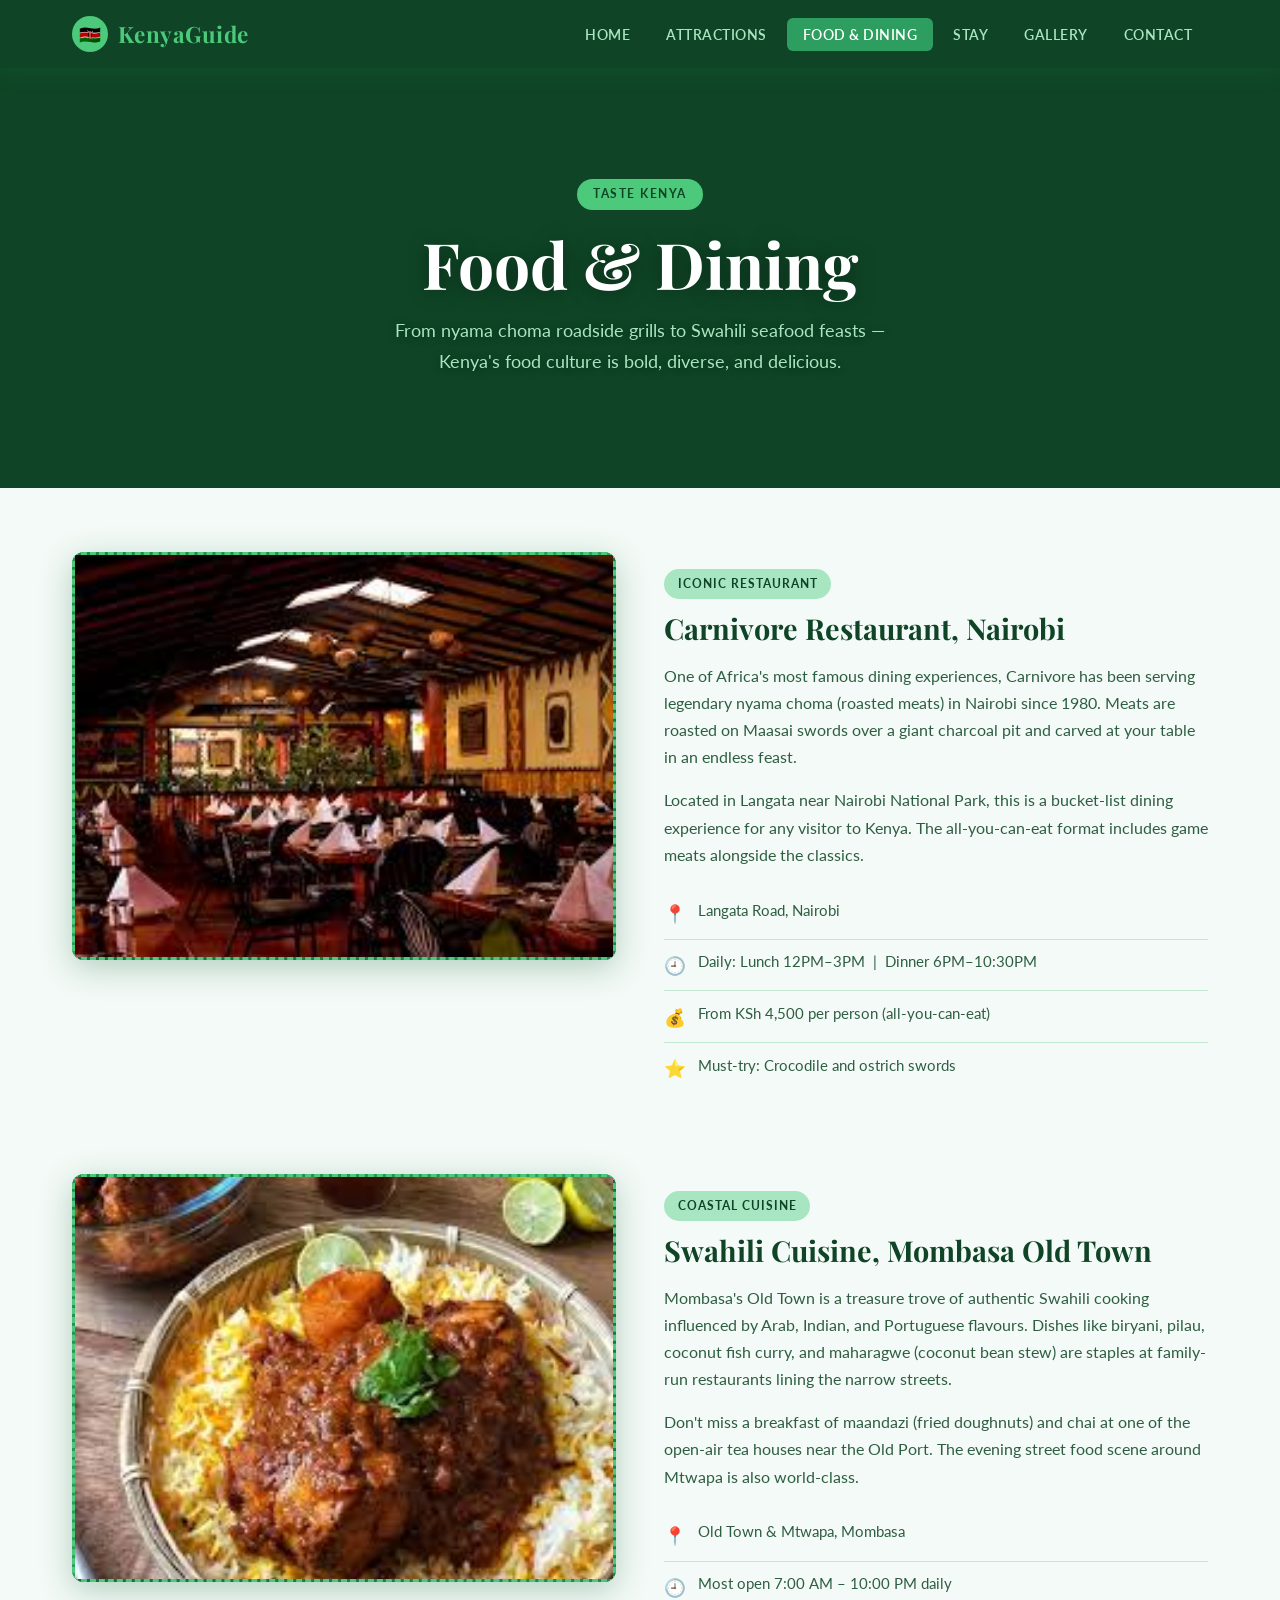
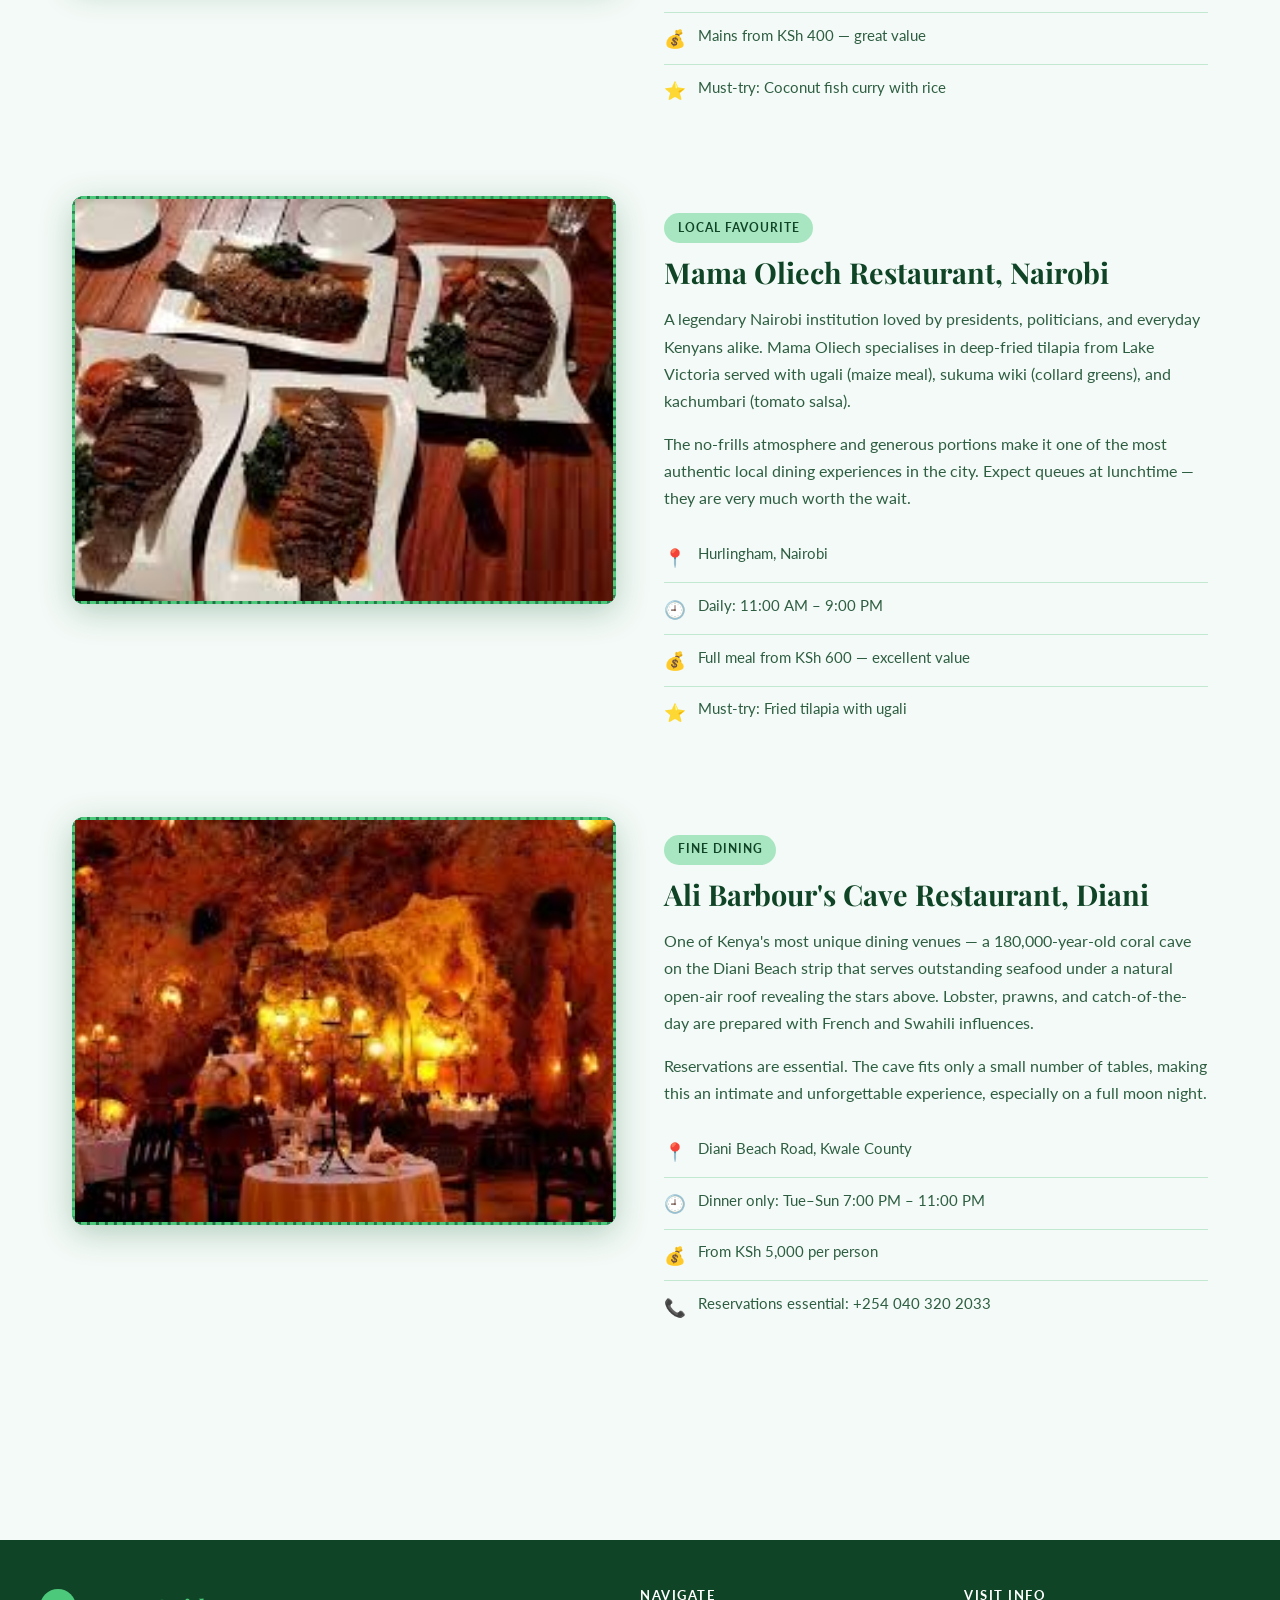
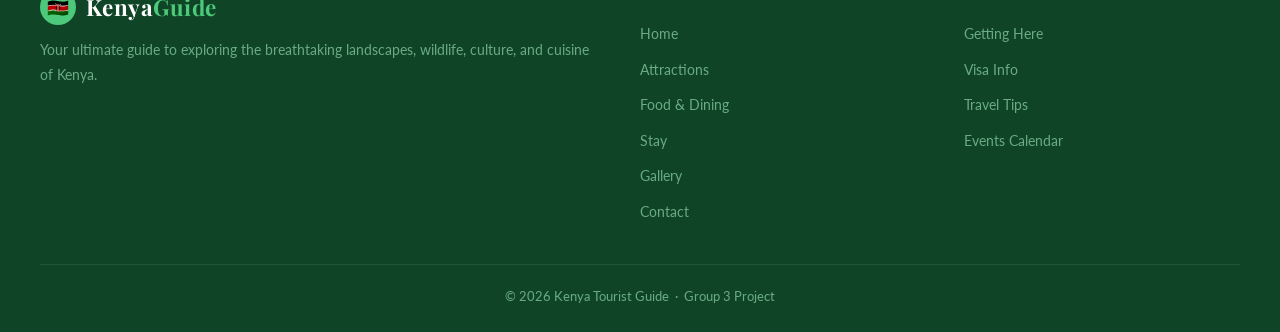
<file: Tourist Gude/food.html>
<!DOCTYPE html>
<html lang="en">
<head>
  <meta charset="UTF-8"/>
  <meta name="viewport" content="width=device-width, initial-scale=1.0"/>
  <title>Food & Dining — Kenya Tourist Guide</title>
  <style>
/* ===========================
   CSS VARIABLES - Green & White Theme
   =========================== */
:root {
  --primary: #1a6b3c;
  --primary-dark: #0f4526;
  --primary-light: #2d9e5f;
  --accent: #4cc97a;
  --accent-soft: #a8e6c1;
  --white: #ffffff;
  --off-white: #f4faf7;
  --text-dark: #0d2b1a;
  --text-mid: #2e5e42;
  --text-light: #6aab86;
  --border: #c2e8d2;
  --shadow: rgba(26, 107, 60, 0.15);
  --shadow-strong: rgba(26, 107, 60, 0.3);
  --font-display: 'Playfair Display', Georgia, serif;
  --font-body: 'Lato', 'Trebuchet MS', sans-serif;
  --radius: 12px;
  --transition: 0.3s ease;
}

/* ===========================
   RESET & BASE
   =========================== */
*, *::before, *::after {
  box-sizing: border-box;
  margin: 0;
  padding: 0;
}

html { scroll-behavior: smooth; }

body {
  font-family: var(--font-body);
  background-color: var(--off-white);
  color: var(--text-dark);
  line-height: 1.7;
}

a {
  text-decoration: none;
  color: inherit;
}

img {
  width: 100%;
  height: 100%;
  object-fit: cover;
  display: block;
}

h1, h2, h3, h4 {
  font-family: var(--font-display);
  line-height: 1.2;
}

/* ===========================
   NAVIGATION — FLEXBOX
   =========================== */
nav {
  background: var(--primary-dark);
  position: sticky;
  top: 0;
  z-index: 100;
  box-shadow: 0 2px 20px var(--shadow-strong);
}

.nav-inner {
  display: flex;
  align-items: center;
  justify-content: space-between;
  max-width: 1200px;
  margin: 0 auto;
  padding: 0 2rem;
  height: 68px;
}

.nav-logo {
  display: flex;
  align-items: center;
  gap: 0.6rem;
  font-family: var(--font-display);
  font-size: 1.4rem;
  font-weight: 700;
  color: var(--white);
  letter-spacing: 0.5px;
}

.nav-logo span {
  color: var(--accent);
}

.nav-logo .logo-icon {
  width: 36px;
  height: 36px;
  background: var(--accent);
  border-radius: 50%;
  display: flex;
  align-items: center;
  justify-content: center;
  font-size: 1.1rem;
}

.nav-links {
  display: flex;
  align-items: center;
  gap: 0.25rem;
  list-style: none;
}

.nav-links a {
  color: var(--accent-soft);
  font-size: 0.9rem;
  font-weight: 600;
  letter-spacing: 0.5px;
  text-transform: uppercase;
  padding: 0.5rem 1rem;
  border-radius: 6px;
  transition: background var(--transition), color var(--transition);
}

.nav-links a:hover,
.nav-links a.active {
  background: var(--primary-light);
  color: var(--white);
}

/* ===========================
   HEADER / HERO
   =========================== */
.page-hero {
  position: relative;
  height: 420px;
  display: flex;
  align-items: center;
  justify-content: center;
  text-align: center;
  overflow: hidden;
  background: var(--primary-dark);
}

.page-hero .hero-bg {
  position: absolute;
  inset: 0;
  background-size: cover;
  background-position: center;
  opacity: 0.45;
  transition: transform 0.6s ease;
}

.page-hero:hover .hero-bg { transform: scale(1.03); }

.hero-content {
  position: relative;
  z-index: 2;
  color: var(--white);
  padding: 2rem;
}

.hero-content h1 {
  font-size: clamp(2.5rem, 6vw, 4rem);
  font-weight: 700;
  text-shadow: 0 2px 20px rgba(0,0,0,0.4);
  margin-bottom: 0.75rem;
}

.hero-content p {
  font-size: 1.15rem;
  color: var(--accent-soft);
  max-width: 520px;
  text-shadow: 0 1px 8px rgba(0,0,0,0.4);
}

.hero-badge {
  display: inline-block;
  background: var(--accent);
  color: var(--primary-dark);
  font-size: 0.75rem;
  font-weight: 700;
  text-transform: uppercase;
  letter-spacing: 1.5px;
  padding: 0.35rem 1rem;
  border-radius: 20px;
  margin-bottom: 1rem;
}

/* ===========================
   HOMEPAGE — ATTRACTION CARDS (CSS GRID)
   =========================== */
.section {
  max-width: 1200px;
  margin: 0 auto;
  padding: 4rem 2rem;
}

.section-title {
  font-size: 2.2rem;
  color: var(--primary-dark);
  margin-bottom: 0.5rem;
}

.section-subtitle {
  color: var(--text-light);
  font-size: 1.05rem;
  margin-bottom: 2.5rem;
}

.section-title::after {
  content: '';
  display: block;
  width: 60px;
  height: 4px;
  background: var(--accent);
  margin-top: 0.5rem;
  border-radius: 2px;
}

/* CSS Grid for attraction cards */
.attractions-grid {
  display: grid;
  grid-template-columns: repeat(auto-fill, minmax(280px, 1fr));
  gap: 1.75rem;
}

.card {
  background: var(--white);
  border-radius: var(--radius);
  overflow: hidden;
  box-shadow: 0 4px 20px var(--shadow);
  transition: transform var(--transition), box-shadow var(--transition);
  border: 1px solid var(--border);
}

.card:hover {
  transform: translateY(-6px);
  box-shadow: 0 12px 36px var(--shadow-strong);
}

.card-img {
  height: 200px;
  background: var(--primary-light);
  position: relative;
  overflow: hidden;
}

.card-img-placeholder {
  width: 100%;
  height: 100%;
  display: flex;
  align-items: center;
  justify-content: center;
  font-size: 3.5rem;
  background: linear-gradient(135deg, var(--primary), var(--primary-light));
}

.card-tag {
  position: absolute;
  top: 0.75rem;
  right: 0.75rem;
  background: var(--accent);
  color: var(--primary-dark);
  font-size: 0.7rem;
  font-weight: 700;
  text-transform: uppercase;
  letter-spacing: 1px;
  padding: 0.25rem 0.7rem;
  border-radius: 20px;
}

.card-body {
  padding: 1.4rem;
}

.card-body h3 {
  font-size: 1.2rem;
  color: var(--primary-dark);
  margin-bottom: 0.5rem;
}

.card-body p {
  font-size: 0.9rem;
  color: var(--text-mid);
  line-height: 1.6;
}

.card-meta {
  display: flex;
  align-items: center;
  gap: 0.5rem;
  margin-top: 1rem;
  font-size: 0.8rem;
  color: var(--text-light);
  font-weight: 600;
}

/* ===========================
   TWO-COLUMN GRID (inner pages)
   =========================== */
.two-col-grid {
  display: grid;
  grid-template-columns: 1fr 1fr;
  gap: 3rem;
  align-items: start;
  margin-bottom: 4rem;
}

.two-col-grid.reverse {
  direction: rtl;
}

.two-col-grid.reverse > * {
  direction: ltr;
}

.col-image {
  border-radius: var(--radius);
  overflow: hidden;
  box-shadow: 0 8px 32px var(--shadow-strong);
  aspect-ratio: 4/3;
  background: var(--primary-light);
}

.col-image-placeholder {
  width: 100%;
  height: 100%;
  min-height: 280px;
  display: flex;
  align-items: center;
  justify-content: center;
  font-size: 5rem;
  background: linear-gradient(135deg, var(--primary-light), var(--accent));
}

.col-text {
  padding: 1rem 0;
}

.col-text h2 {
  font-size: 1.8rem;
  color: var(--primary-dark);
  margin-bottom: 1rem;
}

.col-text p {
  color: var(--text-mid);
  margin-bottom: 1rem;
}

.info-list {
  list-style: none;
  margin-top: 1.25rem;
}

.info-list li {
  display: flex;
  align-items: flex-start;
  gap: 0.75rem;
  padding: 0.6rem 0;
  border-bottom: 1px solid var(--border);
  font-size: 0.92rem;
  color: var(--text-mid);
}

.info-list li:last-child { border-bottom: none; }

.info-icon {
  color: var(--accent);
  font-size: 1.1rem;
  flex-shrink: 0;
  margin-top: 0.1rem;
}

/* ===========================
   PHOTO GALLERY (CSS GRID)
   =========================== */
.gallery-grid {
  display: grid;
  grid-template-columns: repeat(4, 1fr);
  grid-auto-rows: 200px;
  gap: 0.75rem;
}

.gallery-item {
  border-radius: 8px;
  overflow: hidden;
  background: var(--primary-light);
  cursor: pointer;
  transition: transform var(--transition), box-shadow var(--transition);
}

.gallery-item:hover {
  transform: scale(1.02);
  box-shadow: 0 8px 24px var(--shadow-strong);
  z-index: 2;
  position: relative;
}

.gallery-item-placeholder {
  width: 100%;
  height: 100%;
  display: flex;
  flex-direction: column;
  align-items: center;
  justify-content: center;
  gap: 0.5rem;
  font-size: 2.5rem;
  color: var(--white);
}

.gallery-item-placeholder span {
  font-size: 0.75rem;
  font-weight: 700;
  text-transform: uppercase;
  letter-spacing: 1px;
  opacity: 0.85;
}

/* Varying grid spans for visual interest */
.gallery-item:nth-child(1) {
  grid-column: span 2;
  grid-row: span 2;
  background: linear-gradient(135deg, var(--primary-dark), var(--primary));
}
.gallery-item:nth-child(2) { background: linear-gradient(135deg, var(--primary-light), var(--accent)); }
.gallery-item:nth-child(3) { background: linear-gradient(135deg, #2a7d50, var(--primary-light)); }
.gallery-item:nth-child(4) { background: linear-gradient(135deg, var(--primary), #3aaf6a); }
.gallery-item:nth-child(5) { background: linear-gradient(135deg, var(--accent), #2d9e5f); }
.gallery-item:nth-child(6) {
  grid-column: span 2;
  background: linear-gradient(135deg, var(--primary-dark), var(--primary-light));
}
.gallery-item:nth-child(7) { background: linear-gradient(135deg, var(--primary-light), var(--primary)); }
.gallery-item:nth-child(8) { background: linear-gradient(135deg, #1d7a45, var(--accent)); }
.gallery-item:nth-child(9) { background: linear-gradient(135deg, var(--primary), #44c273); }
.gallery-item:nth-child(10) {
  grid-column: span 2;
  background: linear-gradient(135deg, var(--accent), var(--primary-dark));
}
.gallery-item:nth-child(11) { background: linear-gradient(135deg, var(--primary-dark), #2d9e5f); }
.gallery-item:nth-child(12) { background: linear-gradient(135deg, var(--primary-light), var(--primary-dark)); }
.gallery-item:nth-child(13) { background: linear-gradient(135deg, #2a7d50, var(--accent)); }
.gallery-item:nth-child(14) { background: linear-gradient(135deg, var(--primary), var(--accent)); }
.gallery-item:nth-child(15) { background: linear-gradient(135deg, var(--accent), var(--primary)); }
.gallery-item:nth-child(16) { background: linear-gradient(135deg, var(--primary-dark), #3aaf6a); }
.gallery-item:nth-child(17) { background: linear-gradient(135deg, #1d7a45, var(--primary-light)); }
.gallery-item:nth-child(18) { background: linear-gradient(135deg, var(--primary-light), var(--primary-dark)); }
.gallery-item:nth-child(19) { background: linear-gradient(135deg, var(--accent), #2a7d50); }
.gallery-item:nth-child(20) { background: linear-gradient(135deg, var(--primary), var(--primary-light)); }

/* ===========================
   CONTACT FORM
   =========================== */
.contact-wrapper {
  display: grid;
  grid-template-columns: 1fr 1.5fr;
  gap: 4rem;
  align-items: start;
}

.contact-info h2 {
  font-size: 2rem;
  color: var(--primary-dark);
  margin-bottom: 1rem;
}

.contact-info p {
  color: var(--text-mid);
  margin-bottom: 2rem;
}

.contact-detail {
  display: flex;
  align-items: flex-start;
  gap: 1rem;
  margin-bottom: 1.25rem;
}

.contact-detail-icon {
  width: 44px;
  height: 44px;
  background: var(--accent-soft);
  border-radius: 10px;
  display: flex;
  align-items: center;
  justify-content: center;
  font-size: 1.2rem;
  flex-shrink: 0;
  color: var(--primary-dark);
}

.contact-detail-text strong {
  display: block;
  color: var(--primary-dark);
  font-size: 0.85rem;
  text-transform: uppercase;
  letter-spacing: 0.5px;
  margin-bottom: 0.2rem;
}

.contact-detail-text span {
  color: var(--text-mid);
  font-size: 0.95rem;
}

/* Form */
.contact-form-box {
  background: var(--white);
  padding: 2.5rem;
  border-radius: var(--radius);
  box-shadow: 0 8px 32px var(--shadow);
  border: 1px solid var(--border);
}

.contact-form-box h3 {
  font-size: 1.5rem;
  color: var(--primary-dark);
  margin-bottom: 1.75rem;
}

.form-group {
  margin-bottom: 1.25rem;
}

.form-group label {
  display: block;
  font-size: 0.85rem;
  font-weight: 700;
  color: var(--primary);
  text-transform: uppercase;
  letter-spacing: 0.5px;
  margin-bottom: 0.5rem;
}

.form-group input,
.form-group select,
.form-group textarea {
  width: 100%;
  padding: 0.85rem 1.1rem;
  border: 2px solid var(--border);
  border-radius: 8px;
  font-family: var(--font-body);
  font-size: 0.95rem;
  color: var(--text-dark);
  background: var(--off-white);
  transition: border-color var(--transition), box-shadow var(--transition);
  outline: none;
}

.form-group input:focus,
.form-group select:focus,
.form-group textarea:focus {
  border-color: var(--primary-light);
  box-shadow: 0 0 0 3px rgba(45, 158, 95, 0.15);
  background: var(--white);
}

.form-group textarea {
  resize: vertical;
  min-height: 130px;
}

.form-row {
  display: grid;
  grid-template-columns: 1fr 1fr;
  gap: 1rem;
}

.btn-submit {
  width: 100%;
  padding: 1rem;
  background: var(--primary);
  color: var(--white);
  border: none;
  border-radius: 8px;
  font-family: var(--font-body);
  font-size: 1rem;
  font-weight: 700;
  letter-spacing: 0.5px;
  cursor: pointer;
  transition: background var(--transition), transform var(--transition);
  margin-top: 0.5rem;
}

.btn-submit:hover {
  background: var(--primary-dark);
  transform: translateY(-2px);
}

/* ===========================
   HOMEPAGE BANNER STATS
   =========================== */
.stats-bar {
  background: var(--primary);
  color: var(--white);
  padding: 2.5rem 2rem;
}

.stats-inner {
  max-width: 1200px;
  margin: 0 auto;
  display: grid;
  grid-template-columns: repeat(4, 1fr);
  gap: 2rem;
  text-align: center;
}

.stat-number {
  font-family: var(--font-display);
  font-size: 2.5rem;
  font-weight: 700;
  color: var(--accent);
  display: block;
}

.stat-label {
  font-size: 0.85rem;
  color: var(--accent-soft);
  text-transform: uppercase;
  letter-spacing: 1px;
  margin-top: 0.25rem;
}

/* ===========================
   FOOTER
   =========================== */
footer {
  background: var(--primary-dark);
  color: var(--accent-soft);
  padding: 3rem 2rem 1.5rem;
  margin-top: 4rem;
}

.footer-inner {
  max-width: 1200px;
  margin: 0 auto;
  display: grid;
  grid-template-columns: 2fr 1fr 1fr;
  gap: 3rem;
  margin-bottom: 2rem;
}

.footer-brand p {
  font-size: 0.9rem;
  color: var(--text-light);
  margin-top: 0.75rem;
  line-height: 1.7;
}

.footer-col h4 {
  font-family: var(--font-body);
  font-size: 0.8rem;
  font-weight: 700;
  text-transform: uppercase;
  letter-spacing: 1.5px;
  color: var(--white);
  margin-bottom: 1rem;
}

.footer-col ul {
  list-style: none;
}

.footer-col ul li {
  margin-bottom: 0.5rem;
}

.footer-col ul li a {
  color: var(--text-light);
  font-size: 0.9rem;
  transition: color var(--transition);
}

.footer-col ul li a:hover { color: var(--accent); }

.footer-bottom {
  max-width: 1200px;
  margin: 0 auto;
  border-top: 1px solid rgba(255,255,255,0.08);
  padding-top: 1.25rem;
  text-align: center;
  font-size: 0.82rem;
  color: var(--text-light);
}

/* ===========================
   UTILITY
   =========================== */
.bg-green-light {
  background: var(--accent-soft);
}

.page-wrap {
  max-width: 1200px;
  margin: 0 auto;
  padding: 4rem 2rem;
}

.chip {
  display: inline-block;
  background: var(--accent-soft);
  color: var(--primary-dark);
  font-size: 0.75rem;
  font-weight: 700;
  text-transform: uppercase;
  letter-spacing: 1px;
  padding: 0.3rem 0.85rem;
  border-radius: 20px;
  margin-bottom: 0.75rem;
}

@media (max-width: 768px) {
  .two-col-grid,
  .contact-wrapper,
  .footer-inner { grid-template-columns: 1fr; }

  .gallery-grid { grid-template-columns: repeat(2, 1fr); }

  .gallery-item:nth-child(1),
  .gallery-item:nth-child(6),
  .gallery-item:nth-child(10) {
    grid-column: span 1;
    grid-row: span 1;
  }

  .stats-inner { grid-template-columns: repeat(2, 1fr); }

  .nav-links { display: none; }
}

/* ===========================
   IMAGE SLOTS
   =========================== */
.img-slot {
  width: 100%;
  height: 100%;
  min-height: inherit;
  display: flex;
  flex-direction: column;
  align-items: center;
  justify-content: center;
  gap: 0.6rem;
  background: linear-gradient(135deg, #1a6b3c, #2d9e5f);
  border: 3px dashed #4cc97a;
  cursor: pointer;
  position: relative;
  overflow: hidden;
}
.img-slot img {
  position: absolute;
  inset: 0;
  width: 100%;
  height: 100%;
  object-fit: cover;
  display: block;
}
.img-slot .slot-label {
  display: flex;
  flex-direction: column;
  align-items: center;
  gap: 0.4rem;
  z-index: 1;
  pointer-events: none;
}
.img-slot .slot-icon { font-size: 2rem; }
.img-slot .slot-text {
  font-size: 0.7rem;
  font-weight: 700;
  text-transform: uppercase;
  letter-spacing: 1.5px;
  color: #a8e6c1;
  background: rgba(15,69,38,0.7);
  padding: 0.25rem 0.75rem;
  border-radius: 20px;
}
.img-slot .slot-name {
  font-size: 0.65rem;
  color: #4cc97a;
  font-weight: 600;
  letter-spacing: 0.5px;
}
.gallery-img-slot {
  width: 100%;
  height: 100%;
  display: flex;
  flex-direction: column;
  align-items: center;
  justify-content: center;
  gap: 0.4rem;
  border: 2px dashed rgba(76,201,122,0.6);
  position: relative;
  overflow: hidden;
  color: #a8e6c1;
}
.gallery-img-slot img {
  position: absolute;
  inset: 0;
  width: 100%;
  height: 100%;
  object-fit: cover;
}
.gallery-img-slot .slot-label {
  z-index: 1;
  display: flex;
  flex-direction: column;
  align-items: center;
  gap: 0.3rem;
  pointer-events: none;
}
.gallery-img-slot .slot-icon { font-size: 1.8rem; }
.gallery-img-slot .slot-text {
  font-size: 0.6rem;
  font-weight: 700;
  text-transform: uppercase;
  letter-spacing: 1px;
  color: #a8e6c1;
  background: rgba(15,69,38,0.75);
  padding: 0.2rem 0.6rem;
  border-radius: 12px;
}
.gallery-img-slot .slot-name { font-size: 0.6rem; color: #4cc97a; }

</style>
<link href="https://fonts.googleapis.com/css2?family=Playfair+Display:wght@400;700&family=Lato:wght@400;600;700&display=swap" rel="stylesheet"/>
</head>
<body>

  <nav>
    <div class="nav-inner">
      <div class="nav-logo">
        <div class="logo-icon">🇰🇪</div>
        <span>Kenya<span>Guide</span></span>
      </div>
      <ul class="nav-links">
        <li><a href="index.html">Home</a></li>
        <li><a href="attractions.html" >Attractions</a></li>
        <li><a href="food.html" class="active">Food & Dining</a></li>
        <li><a href="accommodation.html" >Stay</a></li>
        <li><a href="gallery.html" >Gallery</a></li>
        <li><a href="contact.html" >Contact</a></li>
      </ul>
    </div>
  </nav>

  <header class="page-hero">
    <div class="hero-bg" style="background-image:url('https://images.unsplash.com/photo-1414235077428-338989a2e8c0?w=1600');"></div>
    <div class="hero-content">
      <div class="hero-badge">Taste Kenya</div>
      <h1>Food &amp; Dining</h1>
      <p>From nyama choma roadside grills to Swahili seafood feasts — Kenya's food culture is bold, diverse, and delicious.</p>
    </div>
  </header>

  <div class="page-wrap">

    <div class="two-col-grid">
      <div class="col-image">
        <div class="img-slot" style="min-height:280px;">
        <!-- ADD YOUR IMAGE: change src="" to src="images/carnivore-nairobi.jpg" -->
        <img src="images/Canivore.jpg" alt="Carnivore Restaurant, Nairobi" style="display:none;" onload="this.style.display='block';this.nextElementSibling.style.display='none'" onerror="this.style.display='none'"/>
        <div class="slot-label">
          <span class="slot-icon">📷</span>
          <span class="slot-text">Add Image Here</span>
          <span class="slot-name">Carnivore Restaurant, Nairobi</span>
          <span class="slot-name" style="font-size:0.55rem;opacity:0.7;">src="images/carnivore-nairobi.jpg"</span>
        </div>
      </div>
      </div>
      <div class="col-text">
        <div class="chip">Iconic Restaurant</div>
        <h2>Carnivore Restaurant, Nairobi</h2>
        <p>One of Africa's most famous dining experiences, Carnivore has been serving legendary nyama choma (roasted meats) in Nairobi since 1980. Meats are roasted on Maasai swords over a giant charcoal pit and carved at your table in an endless feast.</p>
        <p>Located in Langata near Nairobi National Park, this is a bucket-list dining experience for any visitor to Kenya. The all-you-can-eat format includes game meats alongside the classics.</p>
        <ul class="info-list">
          <li><span class="info-icon">📍</span> Langata Road, Nairobi</li>
          <li><span class="info-icon">🕘</span> Daily: Lunch 12PM–3PM &nbsp;|&nbsp; Dinner 6PM–10:30PM</li>
          <li><span class="info-icon">💰</span> From KSh 4,500 per person (all-you-can-eat)</li>
          <li><span class="info-icon">⭐</span> Must-try: Crocodile and ostrich swords</li>
        </ul>
      </div>
    </div>

    <div class="two-col-grid">
      <div class="col-image">
        <div class="img-slot" style="min-height:280px;">
        <!-- ADD YOUR IMAGE: change src="" to src="images/swahili-food.jpg" -->
        <img src="images/Swahili.jpg" alt="Swahili Plate, Mombasa Old Town" style="display:none;" onload="this.style.display='block';this.nextElementSibling.style.display='none'" onerror="this.style.display='none'"/>
        <div class="slot-label">
          <span class="slot-icon">📷</span>
          <span class="slot-text">Add Image Here</span>
          <span class="slot-name">Swahili Plate, Mombasa Old Town</span>
          <span class="slot-name" style="font-size:0.55rem;opacity:0.7;">src="images/swahili-food.jpg"</span>
        </div>
      </div>
      </div>
      <div class="col-text">
        <div class="chip">Coastal Cuisine</div>
        <h2>Swahili Cuisine, Mombasa Old Town</h2>
        <p>Mombasa's Old Town is a treasure trove of authentic Swahili cooking influenced by Arab, Indian, and Portuguese flavours. Dishes like biryani, pilau, coconut fish curry, and maharagwe (coconut bean stew) are staples at family-run restaurants lining the narrow streets.</p>
        <p>Don't miss a breakfast of maandazi (fried doughnuts) and chai at one of the open-air tea houses near the Old Port. The evening street food scene around Mtwapa is also world-class.</p>
        <ul class="info-list">
          <li><span class="info-icon">📍</span> Old Town & Mtwapa, Mombasa</li>
          <li><span class="info-icon">🕘</span> Most open 7:00 AM – 10:00 PM daily</li>
          <li><span class="info-icon">💰</span> Mains from KSh 400 — great value</li>
          <li><span class="info-icon">⭐</span> Must-try: Coconut fish curry with rice</li>
        </ul>
      </div>
    </div>

    <div class="two-col-grid">
      <div class="col-image">
        <div class="img-slot" style="min-height:280px;">
        <!-- ADD YOUR IMAGE: change src="" to src="images/mama-oliech.jpg" -->
        <img src="images/Oliech.jpg" alt="Mama Oliech Restaurant, Nairobi" style="display:none;" onload="this.style.display='block';this.nextElementSibling.style.display='none'" onerror="this.style.display='none'"/>
        <div class="slot-label">
          <span class="slot-icon">📷</span>
          <span class="slot-text">Add Image Here</span>
          <span class="slot-name">Mama Oliech Restaurant, Nairobi</span>
          <span class="slot-name" style="font-size:0.55rem;opacity:0.7;">src="images/mama-oliech.jpg"</span>
        </div>
      </div>
      </div>
      <div class="col-text">
        <div class="chip">Local Favourite</div>
        <h2>Mama Oliech Restaurant, Nairobi</h2>
        <p>A legendary Nairobi institution loved by presidents, politicians, and everyday Kenyans alike. Mama Oliech specialises in deep-fried tilapia from Lake Victoria served with ugali (maize meal), sukuma wiki (collard greens), and kachumbari (tomato salsa).</p>
        <p>The no-frills atmosphere and generous portions make it one of the most authentic local dining experiences in the city. Expect queues at lunchtime — they are very much worth the wait.</p>
        <ul class="info-list">
          <li><span class="info-icon">📍</span> Hurlingham, Nairobi</li>
          <li><span class="info-icon">🕘</span> Daily: 11:00 AM – 9:00 PM</li>
          <li><span class="info-icon">💰</span> Full meal from KSh 600 — excellent value</li>
          <li><span class="info-icon">⭐</span> Must-try: Fried tilapia with ugali</li>
        </ul>
      </div>
    </div>

    <div class="two-col-grid">
      <div class="col-image">
        <div class="img-slot" style="min-height:280px;">
        <!-- ADD YOUR IMAGE: change src="" to src="images/ali-barbours.jpg" -->
        <img src="images/Ali.jpg" alt="Ali Barbour's Cave Restaurant, Diani" style="display:none;" onload="this.style.display='block';this.nextElementSibling.style.display='none'" onerror="this.style.display='none'"/>
        <div class="slot-label">
          <span class="slot-icon">📷</span>
          <span class="slot-text">Add Image Here</span>
          <span class="slot-name">Ali Barbour's Cave Restaurant, Diani</span>
          <span class="slot-name" style="font-size:0.55rem;opacity:0.7;">src="images/ali-barbours.jpg"</span>
        </div>
      </div>
      </div>
      <div class="col-text">
        <div class="chip">Fine Dining</div>
        <h2>Ali Barbour's Cave Restaurant, Diani</h2>
        <p>One of Kenya's most unique dining venues — a 180,000-year-old coral cave on the Diani Beach strip that serves outstanding seafood under a natural open-air roof revealing the stars above. Lobster, prawns, and catch-of-the-day are prepared with French and Swahili influences.</p>
        <p>Reservations are essential. The cave fits only a small number of tables, making this an intimate and unforgettable experience, especially on a full moon night.</p>
        <ul class="info-list">
          <li><span class="info-icon">📍</span> Diani Beach Road, Kwale County</li>
          <li><span class="info-icon">🕘</span> Dinner only: Tue–Sun 7:00 PM – 11:00 PM</li>
          <li><span class="info-icon">💰</span> From KSh 5,000 per person</li>
          <li><span class="info-icon">📞</span> Reservations essential: +254 040 320 2033</li>
        </ul>
      </div>
    </div>

  </div>

  <footer>
    <div class="footer-inner">
      <div class="footer-brand">
        <div class="nav-logo" style="margin-bottom:0.75rem;">
          <div class="logo-icon">🇰🇪</div>
          <span style="color:var(--white);">Kenya<span style="color:var(--accent);">Guide</span></span>
        </div>
        <p>Your ultimate guide to exploring the breathtaking landscapes, wildlife, culture, and cuisine of Kenya.</p>
      </div>
      <div class="footer-col">
        <h4>Navigate</h4>
        <ul>
          <li><a href="index.html">Home</a></li>
          <li><a href="attractions.html">Attractions</a></li>
          <li><a href="food.html">Food & Dining</a></li>
          <li><a href="accommodation.html">Stay</a></li>
          <li><a href="gallery.html">Gallery</a></li>
          <li><a href="contact.html">Contact</a></li>
        </ul>
      </div>
      <div class="footer-col">
        <h4>Visit Info</h4>
        <ul>
          <li><a href="#">Getting Here</a></li>
          <li><a href="#">Visa Info</a></li>
          <li><a href="#">Travel Tips</a></li>
          <li><a href="#">Events Calendar</a></li>
        </ul>
      </div>
    </div>
    <div class="footer-bottom">
      &copy; 2026 Kenya Tourist Guide &nbsp;·&nbsp; Group 3 Project
    </div>
  </footer>
</body>
</html>
</file>
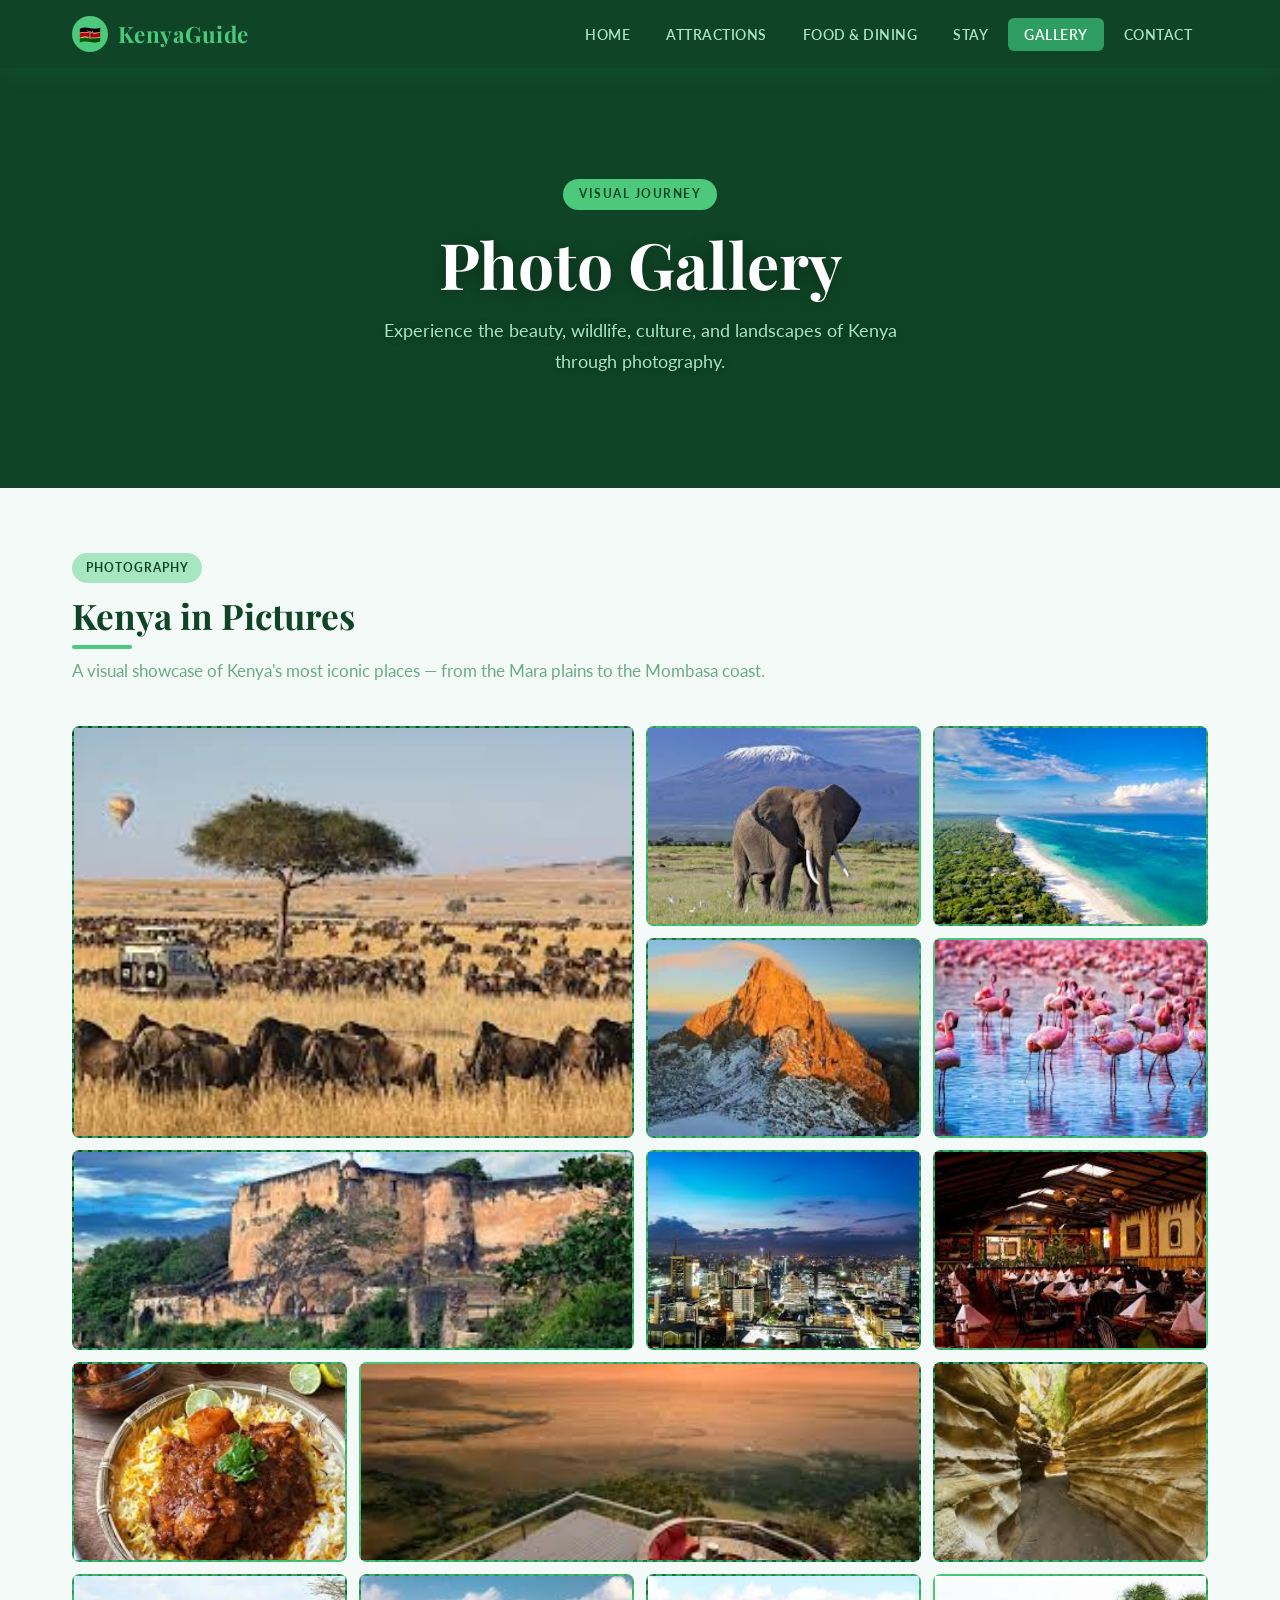
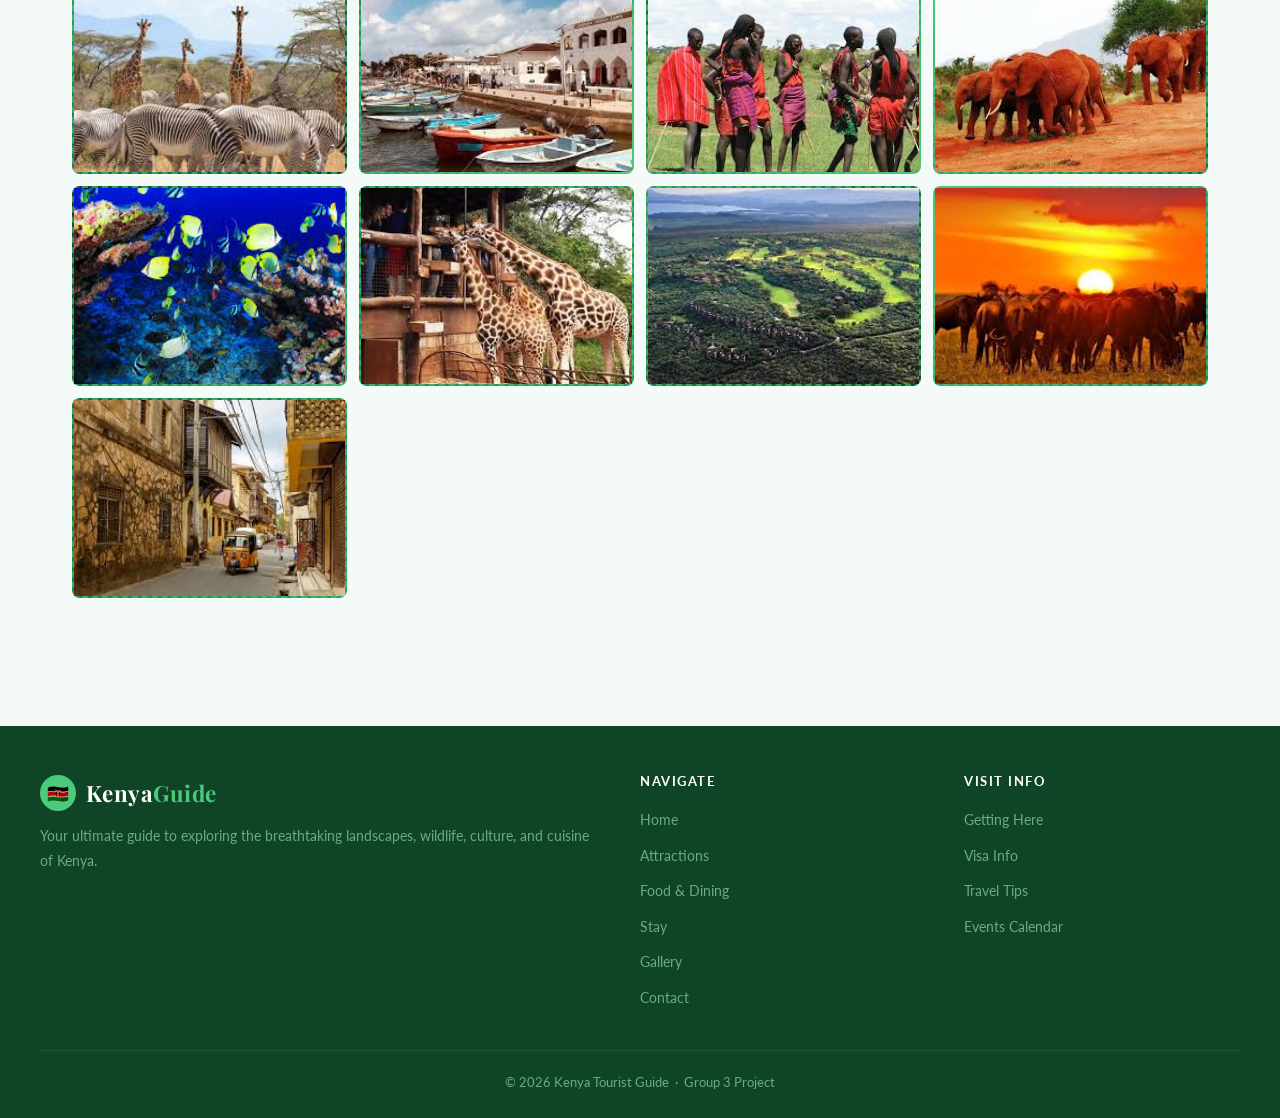
<file: Tourist Gude/gallery.html>
<!DOCTYPE html>
<html lang="en">
<head>
  <meta charset="UTF-8"/>
  <meta name="viewport" content="width=device-width, initial-scale=1.0"/>
  <title>Photo Gallery — Kenya Tourist Guide</title>
  <style>
/* ===========================
   CSS VARIABLES - Green & White Theme
   =========================== */
:root {
  --primary: #1a6b3c;
  --primary-dark: #0f4526;
  --primary-light: #2d9e5f;
  --accent: #4cc97a;
  --accent-soft: #a8e6c1;
  --white: #ffffff;
  --off-white: #f4faf7;
  --text-dark: #0d2b1a;
  --text-mid: #2e5e42;
  --text-light: #6aab86;
  --border: #c2e8d2;
  --shadow: rgba(26, 107, 60, 0.15);
  --shadow-strong: rgba(26, 107, 60, 0.3);
  --font-display: 'Playfair Display', Georgia, serif;
  --font-body: 'Lato', 'Trebuchet MS', sans-serif;
  --radius: 12px;
  --transition: 0.3s ease;
}

/* ===========================
   RESET & BASE
   =========================== */
*, *::before, *::after {
  box-sizing: border-box;
  margin: 0;
  padding: 0;
}

html { scroll-behavior: smooth; }

body {
  font-family: var(--font-body);
  background-color: var(--off-white);
  color: var(--text-dark);
  line-height: 1.7;
}

a {
  text-decoration: none;
  color: inherit;
}

img {
  width: 100%;
  height: 100%;
  object-fit: cover;
  display: block;
}

h1, h2, h3, h4 {
  font-family: var(--font-display);
  line-height: 1.2;
}

/* ===========================
   NAVIGATION — FLEXBOX
   =========================== */
nav {
  background: var(--primary-dark);
  position: sticky;
  top: 0;
  z-index: 100;
  box-shadow: 0 2px 20px var(--shadow-strong);
}

.nav-inner {
  display: flex;
  align-items: center;
  justify-content: space-between;
  max-width: 1200px;
  margin: 0 auto;
  padding: 0 2rem;
  height: 68px;
}

.nav-logo {
  display: flex;
  align-items: center;
  gap: 0.6rem;
  font-family: var(--font-display);
  font-size: 1.4rem;
  font-weight: 700;
  color: var(--white);
  letter-spacing: 0.5px;
}

.nav-logo span {
  color: var(--accent);
}

.nav-logo .logo-icon {
  width: 36px;
  height: 36px;
  background: var(--accent);
  border-radius: 50%;
  display: flex;
  align-items: center;
  justify-content: center;
  font-size: 1.1rem;
}

.nav-links {
  display: flex;
  align-items: center;
  gap: 0.25rem;
  list-style: none;
}

.nav-links a {
  color: var(--accent-soft);
  font-size: 0.9rem;
  font-weight: 600;
  letter-spacing: 0.5px;
  text-transform: uppercase;
  padding: 0.5rem 1rem;
  border-radius: 6px;
  transition: background var(--transition), color var(--transition);
}

.nav-links a:hover,
.nav-links a.active {
  background: var(--primary-light);
  color: var(--white);
}

/* ===========================
   HEADER / HERO
   =========================== */
.page-hero {
  position: relative;
  height: 420px;
  display: flex;
  align-items: center;
  justify-content: center;
  text-align: center;
  overflow: hidden;
  background: var(--primary-dark);
}

.page-hero .hero-bg {
  position: absolute;
  inset: 0;
  background-size: cover;
  background-position: center;
  opacity: 0.45;
  transition: transform 0.6s ease;
}

.page-hero:hover .hero-bg { transform: scale(1.03); }

.hero-content {
  position: relative;
  z-index: 2;
  color: var(--white);
  padding: 2rem;
}

.hero-content h1 {
  font-size: clamp(2.5rem, 6vw, 4rem);
  font-weight: 700;
  text-shadow: 0 2px 20px rgba(0,0,0,0.4);
  margin-bottom: 0.75rem;
}

.hero-content p {
  font-size: 1.15rem;
  color: var(--accent-soft);
  max-width: 520px;
  text-shadow: 0 1px 8px rgba(0,0,0,0.4);
}

.hero-badge {
  display: inline-block;
  background: var(--accent);
  color: var(--primary-dark);
  font-size: 0.75rem;
  font-weight: 700;
  text-transform: uppercase;
  letter-spacing: 1.5px;
  padding: 0.35rem 1rem;
  border-radius: 20px;
  margin-bottom: 1rem;
}

/* ===========================
   HOMEPAGE — ATTRACTION CARDS (CSS GRID)
   =========================== */
.section {
  max-width: 1200px;
  margin: 0 auto;
  padding: 4rem 2rem;
}

.section-title {
  font-size: 2.2rem;
  color: var(--primary-dark);
  margin-bottom: 0.5rem;
}

.section-subtitle {
  color: var(--text-light);
  font-size: 1.05rem;
  margin-bottom: 2.5rem;
}

.section-title::after {
  content: '';
  display: block;
  width: 60px;
  height: 4px;
  background: var(--accent);
  margin-top: 0.5rem;
  border-radius: 2px;
}

/* CSS Grid for attraction cards */
.attractions-grid {
  display: grid;
  grid-template-columns: repeat(auto-fill, minmax(280px, 1fr));
  gap: 1.75rem;
}

.card {
  background: var(--white);
  border-radius: var(--radius);
  overflow: hidden;
  box-shadow: 0 4px 20px var(--shadow);
  transition: transform var(--transition), box-shadow var(--transition);
  border: 1px solid var(--border);
}

.card:hover {
  transform: translateY(-6px);
  box-shadow: 0 12px 36px var(--shadow-strong);
}

.card-img {
  height: 200px;
  background: var(--primary-light);
  position: relative;
  overflow: hidden;
}

.card-img-placeholder {
  width: 100%;
  height: 100%;
  display: flex;
  align-items: center;
  justify-content: center;
  font-size: 3.5rem;
  background: linear-gradient(135deg, var(--primary), var(--primary-light));
}

.card-tag {
  position: absolute;
  top: 0.75rem;
  right: 0.75rem;
  background: var(--accent);
  color: var(--primary-dark);
  font-size: 0.7rem;
  font-weight: 700;
  text-transform: uppercase;
  letter-spacing: 1px;
  padding: 0.25rem 0.7rem;
  border-radius: 20px;
}

.card-body {
  padding: 1.4rem;
}

.card-body h3 {
  font-size: 1.2rem;
  color: var(--primary-dark);
  margin-bottom: 0.5rem;
}

.card-body p {
  font-size: 0.9rem;
  color: var(--text-mid);
  line-height: 1.6;
}

.card-meta {
  display: flex;
  align-items: center;
  gap: 0.5rem;
  margin-top: 1rem;
  font-size: 0.8rem;
  color: var(--text-light);
  font-weight: 600;
}

/* ===========================
   TWO-COLUMN GRID (inner pages)
   =========================== */
.two-col-grid {
  display: grid;
  grid-template-columns: 1fr 1fr;
  gap: 3rem;
  align-items: start;
  margin-bottom: 4rem;
}

.two-col-grid.reverse {
  direction: rtl;
}

.two-col-grid.reverse > * {
  direction: ltr;
}

.col-image {
  border-radius: var(--radius);
  overflow: hidden;
  box-shadow: 0 8px 32px var(--shadow-strong);
  aspect-ratio: 4/3;
  background: var(--primary-light);
}

.col-image-placeholder {
  width: 100%;
  height: 100%;
  min-height: 280px;
  display: flex;
  align-items: center;
  justify-content: center;
  font-size: 5rem;
  background: linear-gradient(135deg, var(--primary-light), var(--accent));
}

.col-text {
  padding: 1rem 0;
}

.col-text h2 {
  font-size: 1.8rem;
  color: var(--primary-dark);
  margin-bottom: 1rem;
}

.col-text p {
  color: var(--text-mid);
  margin-bottom: 1rem;
}

.info-list {
  list-style: none;
  margin-top: 1.25rem;
}

.info-list li {
  display: flex;
  align-items: flex-start;
  gap: 0.75rem;
  padding: 0.6rem 0;
  border-bottom: 1px solid var(--border);
  font-size: 0.92rem;
  color: var(--text-mid);
}

.info-list li:last-child { border-bottom: none; }

.info-icon {
  color: var(--accent);
  font-size: 1.1rem;
  flex-shrink: 0;
  margin-top: 0.1rem;
}

/* ===========================
   PHOTO GALLERY (CSS GRID)
   =========================== */
.gallery-grid {
  display: grid;
  grid-template-columns: repeat(4, 1fr);
  grid-auto-rows: 200px;
  gap: 0.75rem;
}

.gallery-item {
  border-radius: 8px;
  overflow: hidden;
  background: var(--primary-light);
  cursor: pointer;
  transition: transform var(--transition), box-shadow var(--transition);
}

.gallery-item:hover {
  transform: scale(1.02);
  box-shadow: 0 8px 24px var(--shadow-strong);
  z-index: 2;
  position: relative;
}

.gallery-item-placeholder {
  width: 100%;
  height: 100%;
  display: flex;
  flex-direction: column;
  align-items: center;
  justify-content: center;
  gap: 0.5rem;
  font-size: 2.5rem;
  color: var(--white);
}

.gallery-item-placeholder span {
  font-size: 0.75rem;
  font-weight: 700;
  text-transform: uppercase;
  letter-spacing: 1px;
  opacity: 0.85;
}

/* Varying grid spans for visual interest */
.gallery-item:nth-child(1) {
  grid-column: span 2;
  grid-row: span 2;
  background: linear-gradient(135deg, var(--primary-dark), var(--primary));
}
.gallery-item:nth-child(2) { background: linear-gradient(135deg, var(--primary-light), var(--accent)); }
.gallery-item:nth-child(3) { background: linear-gradient(135deg, #2a7d50, var(--primary-light)); }
.gallery-item:nth-child(4) { background: linear-gradient(135deg, var(--primary), #3aaf6a); }
.gallery-item:nth-child(5) { background: linear-gradient(135deg, var(--accent), #2d9e5f); }
.gallery-item:nth-child(6) {
  grid-column: span 2;
  background: linear-gradient(135deg, var(--primary-dark), var(--primary-light));
}
.gallery-item:nth-child(7) { background: linear-gradient(135deg, var(--primary-light), var(--primary)); }
.gallery-item:nth-child(8) { background: linear-gradient(135deg, #1d7a45, var(--accent)); }
.gallery-item:nth-child(9) { background: linear-gradient(135deg, var(--primary), #44c273); }
.gallery-item:nth-child(10) {
  grid-column: span 2;
  background: linear-gradient(135deg, var(--accent), var(--primary-dark));
}
.gallery-item:nth-child(11) { background: linear-gradient(135deg, var(--primary-dark), #2d9e5f); }
.gallery-item:nth-child(12) { background: linear-gradient(135deg, var(--primary-light), var(--primary-dark)); }
.gallery-item:nth-child(13) { background: linear-gradient(135deg, #2a7d50, var(--accent)); }
.gallery-item:nth-child(14) { background: linear-gradient(135deg, var(--primary), var(--accent)); }
.gallery-item:nth-child(15) { background: linear-gradient(135deg, var(--accent), var(--primary)); }
.gallery-item:nth-child(16) { background: linear-gradient(135deg, var(--primary-dark), #3aaf6a); }
.gallery-item:nth-child(17) { background: linear-gradient(135deg, #1d7a45, var(--primary-light)); }
.gallery-item:nth-child(18) { background: linear-gradient(135deg, var(--primary-light), var(--primary-dark)); }
.gallery-item:nth-child(19) { background: linear-gradient(135deg, var(--accent), #2a7d50); }
.gallery-item:nth-child(20) { background: linear-gradient(135deg, var(--primary), var(--primary-light)); }

/* ===========================
   CONTACT FORM
   =========================== */
.contact-wrapper {
  display: grid;
  grid-template-columns: 1fr 1.5fr;
  gap: 4rem;
  align-items: start;
}

.contact-info h2 {
  font-size: 2rem;
  color: var(--primary-dark);
  margin-bottom: 1rem;
}

.contact-info p {
  color: var(--text-mid);
  margin-bottom: 2rem;
}

.contact-detail {
  display: flex;
  align-items: flex-start;
  gap: 1rem;
  margin-bottom: 1.25rem;
}

.contact-detail-icon {
  width: 44px;
  height: 44px;
  background: var(--accent-soft);
  border-radius: 10px;
  display: flex;
  align-items: center;
  justify-content: center;
  font-size: 1.2rem;
  flex-shrink: 0;
  color: var(--primary-dark);
}

.contact-detail-text strong {
  display: block;
  color: var(--primary-dark);
  font-size: 0.85rem;
  text-transform: uppercase;
  letter-spacing: 0.5px;
  margin-bottom: 0.2rem;
}

.contact-detail-text span {
  color: var(--text-mid);
  font-size: 0.95rem;
}

/* Form */
.contact-form-box {
  background: var(--white);
  padding: 2.5rem;
  border-radius: var(--radius);
  box-shadow: 0 8px 32px var(--shadow);
  border: 1px solid var(--border);
}

.contact-form-box h3 {
  font-size: 1.5rem;
  color: var(--primary-dark);
  margin-bottom: 1.75rem;
}

.form-group {
  margin-bottom: 1.25rem;
}

.form-group label {
  display: block;
  font-size: 0.85rem;
  font-weight: 700;
  color: var(--primary);
  text-transform: uppercase;
  letter-spacing: 0.5px;
  margin-bottom: 0.5rem;
}

.form-group input,
.form-group select,
.form-group textarea {
  width: 100%;
  padding: 0.85rem 1.1rem;
  border: 2px solid var(--border);
  border-radius: 8px;
  font-family: var(--font-body);
  font-size: 0.95rem;
  color: var(--text-dark);
  background: var(--off-white);
  transition: border-color var(--transition), box-shadow var(--transition);
  outline: none;
}

.form-group input:focus,
.form-group select:focus,
.form-group textarea:focus {
  border-color: var(--primary-light);
  box-shadow: 0 0 0 3px rgba(45, 158, 95, 0.15);
  background: var(--white);
}

.form-group textarea {
  resize: vertical;
  min-height: 130px;
}

.form-row {
  display: grid;
  grid-template-columns: 1fr 1fr;
  gap: 1rem;
}

.btn-submit {
  width: 100%;
  padding: 1rem;
  background: var(--primary);
  color: var(--white);
  border: none;
  border-radius: 8px;
  font-family: var(--font-body);
  font-size: 1rem;
  font-weight: 700;
  letter-spacing: 0.5px;
  cursor: pointer;
  transition: background var(--transition), transform var(--transition);
  margin-top: 0.5rem;
}

.btn-submit:hover {
  background: var(--primary-dark);
  transform: translateY(-2px);
}

/* ===========================
   HOMEPAGE BANNER STATS
   =========================== */
.stats-bar {
  background: var(--primary);
  color: var(--white);
  padding: 2.5rem 2rem;
}

.stats-inner {
  max-width: 1200px;
  margin: 0 auto;
  display: grid;
  grid-template-columns: repeat(4, 1fr);
  gap: 2rem;
  text-align: center;
}

.stat-number {
  font-family: var(--font-display);
  font-size: 2.5rem;
  font-weight: 700;
  color: var(--accent);
  display: block;
}

.stat-label {
  font-size: 0.85rem;
  color: var(--accent-soft);
  text-transform: uppercase;
  letter-spacing: 1px;
  margin-top: 0.25rem;
}

/* ===========================
   FOOTER
   =========================== */
footer {
  background: var(--primary-dark);
  color: var(--accent-soft);
  padding: 3rem 2rem 1.5rem;
  margin-top: 4rem;
}

.footer-inner {
  max-width: 1200px;
  margin: 0 auto;
  display: grid;
  grid-template-columns: 2fr 1fr 1fr;
  gap: 3rem;
  margin-bottom: 2rem;
}

.footer-brand p {
  font-size: 0.9rem;
  color: var(--text-light);
  margin-top: 0.75rem;
  line-height: 1.7;
}

.footer-col h4 {
  font-family: var(--font-body);
  font-size: 0.8rem;
  font-weight: 700;
  text-transform: uppercase;
  letter-spacing: 1.5px;
  color: var(--white);
  margin-bottom: 1rem;
}

.footer-col ul {
  list-style: none;
}

.footer-col ul li {
  margin-bottom: 0.5rem;
}

.footer-col ul li a {
  color: var(--text-light);
  font-size: 0.9rem;
  transition: color var(--transition);
}

.footer-col ul li a:hover { color: var(--accent); }

.footer-bottom {
  max-width: 1200px;
  margin: 0 auto;
  border-top: 1px solid rgba(255,255,255,0.08);
  padding-top: 1.25rem;
  text-align: center;
  font-size: 0.82rem;
  color: var(--text-light);
}

/* ===========================
   UTILITY
   =========================== */
.bg-green-light {
  background: var(--accent-soft);
}

.page-wrap {
  max-width: 1200px;
  margin: 0 auto;
  padding: 4rem 2rem;
}

.chip {
  display: inline-block;
  background: var(--accent-soft);
  color: var(--primary-dark);
  font-size: 0.75rem;
  font-weight: 700;
  text-transform: uppercase;
  letter-spacing: 1px;
  padding: 0.3rem 0.85rem;
  border-radius: 20px;
  margin-bottom: 0.75rem;
}

@media (max-width: 768px) {
  .two-col-grid,
  .contact-wrapper,
  .footer-inner { grid-template-columns: 1fr; }

  .gallery-grid { grid-template-columns: repeat(2, 1fr); }

  .gallery-item:nth-child(1),
  .gallery-item:nth-child(6),
  .gallery-item:nth-child(10) {
    grid-column: span 1;
    grid-row: span 1;
  }

  .stats-inner { grid-template-columns: repeat(2, 1fr); }

  .nav-links { display: none; }
}

/* ===========================
   IMAGE SLOTS
   =========================== */
.img-slot {
  width: 100%;
  height: 100%;
  min-height: inherit;
  display: flex;
  flex-direction: column;
  align-items: center;
  justify-content: center;
  gap: 0.6rem;
  background: linear-gradient(135deg, #1a6b3c, #2d9e5f);
  border: 3px dashed #4cc97a;
  cursor: pointer;
  position: relative;
  overflow: hidden;
}
.img-slot img {
  position: absolute;
  inset: 0;
  width: 100%;
  height: 100%;
  object-fit: cover;
  display: block;
}
.img-slot .slot-label {
  display: flex;
  flex-direction: column;
  align-items: center;
  gap: 0.4rem;
  z-index: 1;
  pointer-events: none;
}
.img-slot .slot-icon { font-size: 2rem; }
.img-slot .slot-text {
  font-size: 0.7rem;
  font-weight: 700;
  text-transform: uppercase;
  letter-spacing: 1.5px;
  color: #a8e6c1;
  background: rgba(15,69,38,0.7);
  padding: 0.25rem 0.75rem;
  border-radius: 20px;
}
.img-slot .slot-name {
  font-size: 0.65rem;
  color: #4cc97a;
  font-weight: 600;
  letter-spacing: 0.5px;
}
.gallery-img-slot {
  width: 100%;
  height: 100%;
  display: flex;
  flex-direction: column;
  align-items: center;
  justify-content: center;
  gap: 0.4rem;
  border: 2px dashed rgba(76,201,122,0.6);
  position: relative;
  overflow: hidden;
  color: #a8e6c1;
}
.gallery-img-slot img {
  position: absolute;
  inset: 0;
  width: 100%;
  height: 100%;
  object-fit: cover;
}
.gallery-img-slot .slot-label {
  z-index: 1;
  display: flex;
  flex-direction: column;
  align-items: center;
  gap: 0.3rem;
  pointer-events: none;
}
.gallery-img-slot .slot-icon { font-size: 1.8rem; }
.gallery-img-slot .slot-text {
  font-size: 0.6rem;
  font-weight: 700;
  text-transform: uppercase;
  letter-spacing: 1px;
  color: #a8e6c1;
  background: rgba(15,69,38,0.75);
  padding: 0.2rem 0.6rem;
  border-radius: 12px;
}
.gallery-img-slot .slot-name { font-size: 0.6rem; color: #4cc97a; }

</style>
<link href="https://fonts.googleapis.com/css2?family=Playfair+Display:wght@400;700&family=Lato:wght@400;600;700&display=swap" rel="stylesheet"/>
</head>
<body>

  <nav>
    <div class="nav-inner">
      <div class="nav-logo">
        <div class="logo-icon">🇰🇪</div>
        <span>Kenya<span>Guide</span></span>
      </div>
      <ul class="nav-links">
        <li><a href="index.html">Home</a></li>
        <li><a href="attractions.html" >Attractions</a></li>
        <li><a href="food.html" >Food & Dining</a></li>
        <li><a href="accommodation.html" >Stay</a></li>
        <li><a href="gallery.html" class="active">Gallery</a></li>
        <li><a href="contact.html" >Contact</a></li>
      </ul>
    </div>
  </nav>

  <header class="page-hero">
    <div class="hero-bg" style="background-image:url('https://images.unsplash.com/photo-1469041797191-50ace28483c3?w=1600');"></div>
    <div class="hero-content">
      <div class="hero-badge">Visual Journey</div>
      <h1>Photo Gallery</h1>
      <p>Experience the beauty, wildlife, culture, and landscapes of Kenya through photography.</p>
    </div>
  </header>

  <div class="section">
    <p class="chip">Photography</p>
    <h2 class="section-title">Kenya in Pictures</h2>
    <p class="section-subtitle">A visual showcase of Kenya's most iconic places — from the Mara plains to the Mombasa coast.</p>

    <div class="gallery-grid">
      <div class="gallery-item">
        <div class="gallery-img-slot">
        <!-- ADD YOUR IMAGE: change src="" to src="images/gallery-mara-migration.jpg" -->
        <img src="images/Maasai M.jpg" alt="Maasai Mara Migration" style="display:none;" onload="this.style.display='block';this.nextElementSibling.style.display='none'" onerror="this.style.display='none'"/>
        <div class="slot-label">
          <span class="slot-icon">📷</span>
          <span class="slot-text">Add Image</span>
          <span class="slot-name">Maasai Mara Migration</span>
        </div>
      </div>
      </div>

      <div class="gallery-item">
        <div class="gallery-img-slot">
        <!-- ADD YOUR IMAGE: change src="" to src="images/gallery-amboseli-elephants.jpg" -->
        <img src="images/Amboseli.jpg" alt="Amboseli Elephants" style="display:none;" onload="this.style.display='block';this.nextElementSibling.style.display='none'" onerror="this.style.display='none'"/>
        <div class="slot-label">
          <span class="slot-icon">📷</span>
          <span class="slot-text">Add Image</span>
          <span class="slot-name">Amboseli Elephants</span>
        </div>
      </div>
      </div>

      <div class="gallery-item">
        <div class="gallery-img-slot">
        <!-- ADD YOUR IMAGE: change src="" to src="images/gallery-diani-beach.jpg" -->
        <img src="images/Diani Beach.jpg" alt="Diani Beach" style="display:none;" onload="this.style.display='block';this.nextElementSibling.style.display='none'" onerror="this.style.display='none'"/>
        <div class="slot-label">
          <span class="slot-icon">📷</span>
          <span class="slot-text">Add Image</span>
          <span class="slot-name">Diani Beach</span>
        </div>
      </div>
      </div>

      <div class="gallery-item">
        <div class="gallery-img-slot">
        <!-- ADD YOUR IMAGE: change src="" to src="images/gallery-mount-kenya.jpg" -->
        <img src="images/Mnt Kenya.jpg" alt="Mount Kenya Summit" style="display:none;" onload="this.style.display='block';this.nextElementSibling.style.display='none'" onerror="this.style.display='none'"/>
        <div class="slot-label">
          <span class="slot-icon">📷</span>
          <span class="slot-text">Add Image</span>
          <span class="slot-name">Mount Kenya Summit</span>
        </div>
      </div>
      </div>

      <div class="gallery-item">
        <div class="gallery-img-slot">
        <!-- ADD YOUR IMAGE: change src="" to src="images/gallery-nakuru-flamingos.jpg" -->
        <img src="images//Lake Nakuru.jpg" alt="Lake Nakuru Flamingos" style="display:none;" onload="this.style.display='block';this.nextElementSibling.style.display='none'" onerror="this.style.display='none'"/>
        <div class="slot-label">
          <span class="slot-icon">📷</span>
          <span class="slot-text">Add Image</span>
          <span class="slot-name">Lake Nakuru Flamingos</span>
        </div>
      </div>
      </div>

      <div class="gallery-item">
        <div class="gallery-img-slot">
        <!-- ADD YOUR IMAGE: change src="" to src="images/gallery-fort-jesus.jpg" -->
        <img src="images/Fort Jesus.jpg" alt="Fort Jesus Mombasa" style="display:none;" onload="this.style.display='block';this.nextElementSibling.style.display='none'" onerror="this.style.display='none'"/>
        <div class="slot-label">
          <span class="slot-icon">📷</span>
          <span class="slot-text">Add Image</span>
          <span class="slot-name">Fort Jesus Mombasa</span>
        </div>
      </div>
      </div>

      <div class="gallery-item">
        <div class="gallery-img-slot">
        <!-- ADD YOUR IMAGE: change src="" to src="images/gallery-nairobi-skyline.jpg" -->
        <img src="images/Nairobi Skyline.jpg" alt="Nairobi Skyline" style="display:none;" onload="this.style.display='block';this.nextElementSibling.style.display='none'" onerror="this.style.display='none'"/>
        <div class="slot-label">
          <span class="slot-icon">📷</span>
          <span class="slot-text">Add Image</span>
          <span class="slot-name">Nairobi Skyline</span>
        </div>
      </div>
      </div>

      <div class="gallery-item">
        <div class="gallery-img-slot">
        <!-- ADD YOUR IMAGE: change src="" to src="images/gallery-carnivore.jpg" -->
        <img src="images/Canivore.jpg" alt="Carnivore Restaurant" style="display:none;" onload="this.style.display='block';this.nextElementSibling.style.display='none'" onerror="this.style.display='none'"/>
        <div class="slot-label">
          <span class="slot-icon">📷</span>
          <span class="slot-text">Add Image</span>
          <span class="slot-name">Carnivore Restaurant</span>
        </div>
      </div>
      </div>

      <div class="gallery-item">
        <div class="gallery-img-slot">
        <!-- ADD YOUR IMAGE: change src="" to src="images/gallery-swahili-food.jpg" -->
        <img src="images//Swahili.jpg" alt="Swahili Cuisine" style="display:none;" onload="this.style.display='block';this.nextElementSibling.style.display='none'" onerror="this.style.display='none'"/>
        <div class="slot-label">
          <span class="slot-icon">📷</span>
          <span class="slot-text">Add Image</span>
          <span class="slot-name">Swahili Cuisine</span>
        </div>
      </div>
      </div>

      <div class="gallery-item">
        <div class="gallery-img-slot">
        <!-- ADD YOUR IMAGE: change src="" to src="images/gallery-angama-mara.jpg" -->
        <img src="images/Angama.jpg" alt="Angama Mara Lodge" style="display:none;" onload="this.style.display='block';this.nextElementSibling.style.display='none'" onerror="this.style.display='none'"/>
        <div class="slot-label">
          <span class="slot-icon">📷</span>
          <span class="slot-text">Add Image</span>
          <span class="slot-name">Angama Mara Lodge</span>
        </div>
      </div>
      </div>

      <div class="gallery-item">
        <div class="gallery-img-slot">
        <!-- ADD YOUR IMAGE: change src="" to src="images/gallery-hells-gate.jpg" -->
        <img src="images/Hells gate.jpg" alt="Hell's Gate Gorge" style="display:none;" onload="this.style.display='block';this.nextElementSibling.style.display='none'" onerror="this.style.display='none'"/>
        <div class="slot-label">
          <span class="slot-icon">📷</span>
          <span class="slot-text">Add Image</span>
          <span class="slot-name">Hell's Gate Gorge</span>
        </div>
      </div>
      </div>

      <div class="gallery-item">
        <div class="gallery-img-slot">
        <!-- ADD YOUR IMAGE: change src="" to src="images/gallery-samburu.jpg" -->
        <img src="images/Samburu Wildlife.jpg" alt="Samburu Wildlife" style="display:none;" onload="this.style.display='block';this.nextElementSibling.style.display='none'" onerror="this.style.display='none'"/>
        <div class="slot-label">
          <span class="slot-icon">📷</span>
          <span class="slot-text">Add Image</span>
          <span class="slot-name">Samburu Wildlife</span>
        </div>
      </div>
      </div>

      <div class="gallery-item">
        <div class="gallery-img-slot">
        <!-- ADD YOUR IMAGE: change src="" to src="images/gallery-lamu.jpg" -->
        <img src="images/Lamu old town.jpg" alt="Lamu Old Town" style="display:none;" onload="this.style.display='block';this.nextElementSibling.style.display='none'" onerror="this.style.display='none'"/>
        <div class="slot-label">
          <span class="slot-icon">📷</span>
          <span class="slot-text">Add Image</span>
          <span class="slot-name">Lamu Old Town</span>
        </div>
      </div>
      </div>

      <div class="gallery-item">
        <div class="gallery-img-slot">
        <!-- ADD YOUR IMAGE: change src="" to src="images/gallery-maasai-warriors.jpg" -->
        <img src="images/Maasai Warriors.jpg" alt="Maasai Warriors" style="display:none;" onload="this.style.display='block';this.nextElementSibling.style.display='none'" onerror="this.style.display='none'"/>
        <div class="slot-label">
          <span class="slot-icon">📷</span>
          <span class="slot-text">Add Image</span>
          <span class="slot-name">Maasai Warriors</span>
        </div>
      </div>
      </div>

      <div class="gallery-item">
        <div class="gallery-img-slot">
        <!-- ADD YOUR IMAGE: change src="" to src="images/gallery-tsavo.jpg" -->
        <img src="images/Tsavo red elephants.jpg" alt="Tsavo Red Elephants" style="display:none;" onload="this.style.display='block';this.nextElementSibling.style.display='none'" onerror="this.style.display='none'"/>
        <div class="slot-label">
          <span class="slot-icon">📷</span>
          <span class="slot-text">Add Image</span>
          <span class="slot-name">Tsavo Red Elephants</span>
        </div>
      </div>
      </div>

      <div class="gallery-item">
        <div class="gallery-img-slot">
        <!-- ADD YOUR IMAGE: change src="" to src="images/gallery-watamu.jpg" -->
        <img src="images/Watamu coral reef.jpg" alt="Watamu Coral Reef" style="display:none;" onload="this.style.display='block';this.nextElementSibling.style.display='none'" onerror="this.style.display='none'"/>
        <div class="slot-label">
          <span class="slot-icon">📷</span>
          <span class="slot-text">Add Image</span>
          <span class="slot-name">Watamu Coral Reef</span>
        </div>
      </div>
      </div>

      <div class="gallery-item">
        <div class="gallery-img-slot">
        <!-- ADD YOUR IMAGE: change src="" to src="images/gallery-giraffe-centre.jpg" -->
        <img src="images/Giraffe centre.jpg" alt="Nairobi Giraffe Centre" style="display:none;" onload="this.style.display='block';this.nextElementSibling.style.display='none'" onerror="this.style.display='none'"/>
        <div class="slot-label">
          <span class="slot-icon">📷</span>
          <span class="slot-text">Add Image</span>
          <span class="slot-name">Nairobi Giraffe Centre</span>
        </div>
      </div>
      </div>

      <div class="gallery-item">
        <div class="gallery-img-slot">
        <!-- ADD YOUR IMAGE: change src="" to src="images/gallery-rift-valley.jpg" -->
        <img src="images/Great rift.jpg" alt="Great Rift Valley" style="display:none;" onload="this.style.display='block';this.nextElementSibling.style.display='none'" onerror="this.style.display='none'"/>
        <div class="slot-label">
          <span class="slot-icon">📷</span>
          <span class="slot-text">Add Image</span>
          <span class="slot-name">Great Rift Valley</span>
        </div>
      </div>
      </div>

      <div class="gallery-item">
        <div class="gallery-img-slot">
        <!-- ADD YOUR IMAGE: change src="" to src="images/gallery-sunrise-safari.jpg" -->
        <img src="images/Kenya Sunrise.jpg" alt="Kenyan Sunrise Safari" style="display:none;" onload="this.style.display='block';this.nextElementSibling.style.display='none'" onerror="this.style.display='none'"/>
        <div class="slot-label">
          <span class="slot-icon">📷</span>
          <span class="slot-text">Add Image</span>
          <span class="slot-name">Kenyan Sunrise Safari</span>
        </div>
      </div>
      </div>

      <div class="gallery-item">
        <div class="gallery-img-slot">
        <!-- ADD YOUR IMAGE: change src="" to src="images/gallery-mombasa-streets.jpg" -->
        <img src="images/Mombasa Old town streets.jpg" alt="Mombasa Old Town Streets" style="display:none;" onload="this.style.display='block';this.nextElementSibling.style.display='none'" onerror="this.style.display='none'"/>
        <div class="slot-label">
          <span class="slot-icon">📷</span>
          <span class="slot-text">Add Image</span>
          <span class="slot-name">Mombasa Old Town Streets</span>
        </div>
      </div>
      </div>
    </div>
  </div>

  <footer>
    <div class="footer-inner">
      <div class="footer-brand">
        <div class="nav-logo" style="margin-bottom:0.75rem;">
          <div class="logo-icon">🇰🇪</div>
          <span style="color:var(--white);">Kenya<span style="color:var(--accent);">Guide</span></span>
        </div>
        <p>Your ultimate guide to exploring the breathtaking landscapes, wildlife, culture, and cuisine of Kenya.</p>
      </div>
      <div class="footer-col">
        <h4>Navigate</h4>
        <ul>
          <li><a href="index.html">Home</a></li>
          <li><a href="attractions.html">Attractions</a></li>
          <li><a href="food.html">Food & Dining</a></li>
          <li><a href="accommodation.html">Stay</a></li>
          <li><a href="gallery.html">Gallery</a></li>
          <li><a href="contact.html">Contact</a></li>
        </ul>
      </div>
      <div class="footer-col">
        <h4>Visit Info</h4>
        <ul>
          <li><a href="#">Getting Here</a></li>
          <li><a href="#">Visa Info</a></li>
          <li><a href="#">Travel Tips</a></li>
          <li><a href="#">Events Calendar</a></li>
        </ul>
      </div>
    </div>
    <div class="footer-bottom">
      &copy; 2026 Kenya Tourist Guide &nbsp;·&nbsp; Group 3 Project
    </div>
  </footer>
</body>
</html>
</file>
